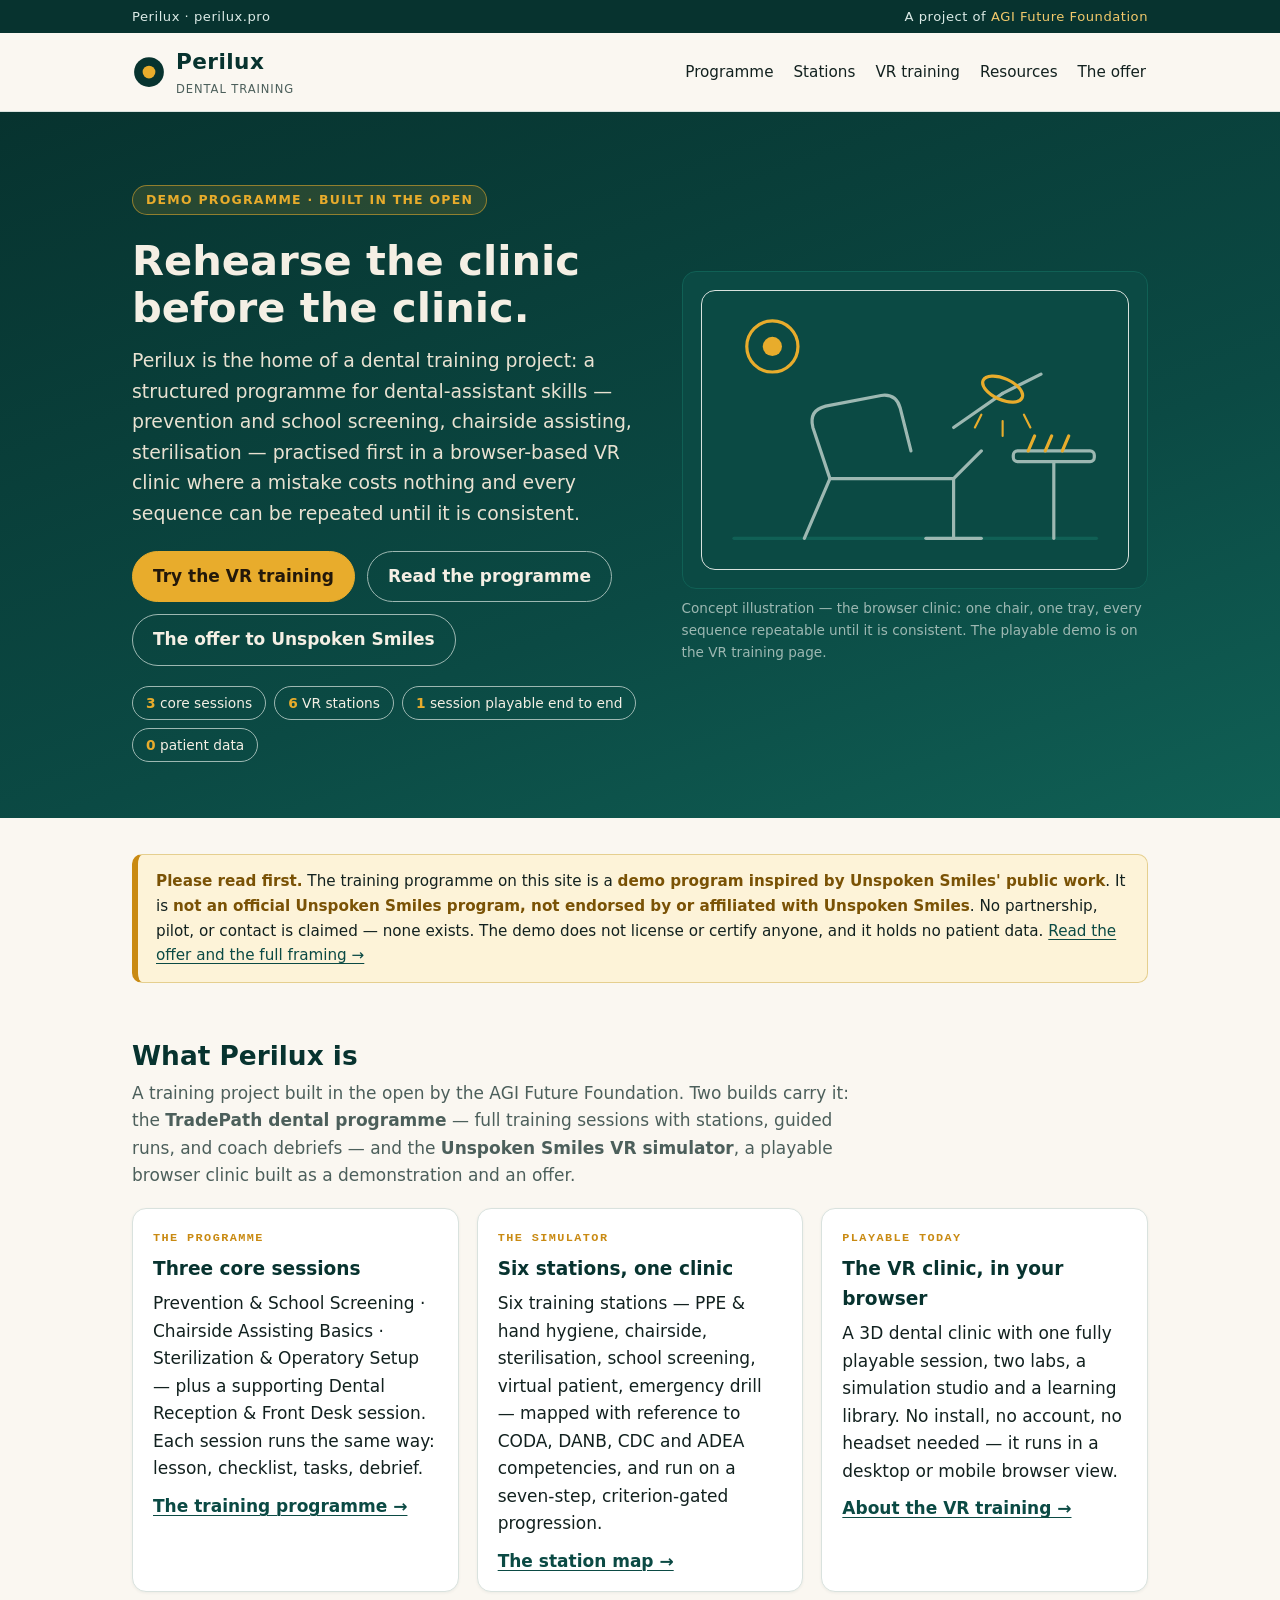
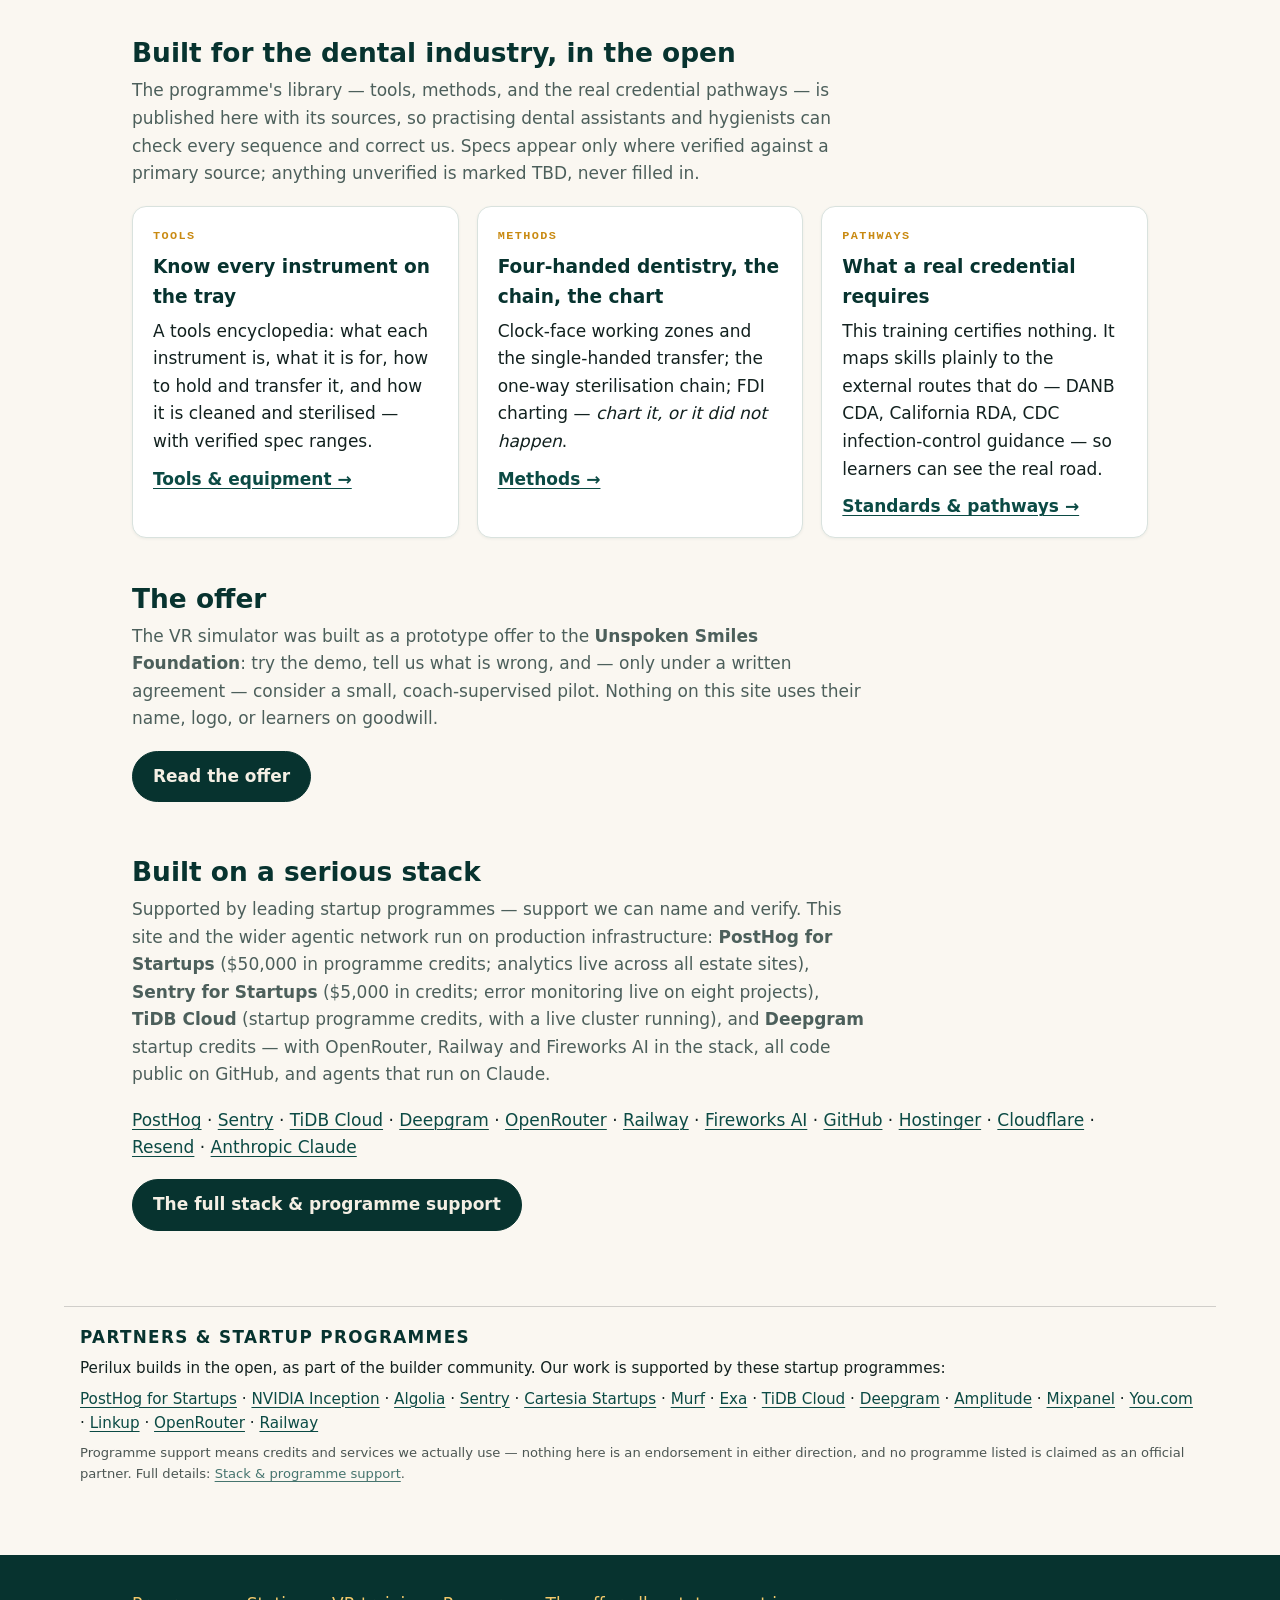
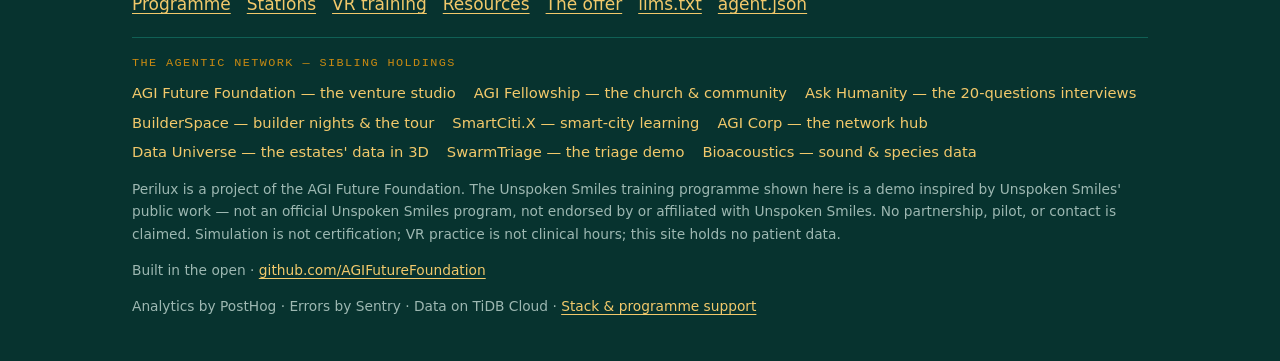
<file: index.html>
<!doctype html>
<html lang="en">
<head>
<meta charset="utf-8" />
<meta name="viewport" content="width=device-width, initial-scale=1" />
<title>Perilux — Dental training, in the open</title>
<meta name="description" content="Perilux is the project home for dental-assistant skills training: a three-session training programme, a six-station VR simulator, and an open offer to the Unspoken Smiles Foundation. Demo programme — not official, not endorsed, not affiliated." />
<link rel="canonical" href="https://perilux.pro/" />
<meta property="og:type" content="website" />
<meta property="og:site_name" content="Perilux" />
<meta property="og:title" content="Perilux — Dental training, in the open" />
<meta property="og:description" content="Perilux is the project home for dental-assistant skills training: a three-session training programme, a six-station VR simulator, and an open offer to the Unspoken Smiles Foundation. Demo programme — not official, not endorsed, not affiliated." />
<meta property="og:url" content="https://perilux.pro/" />
<meta property="og:image" content="https://perilux.pro/assets/og-card.png" />
<meta name="twitter:card" content="summary_large_image" />
<meta name="twitter:title" content="Perilux — Dental training, in the open" />
<meta name="twitter:description" content="A three-session dental training programme and a six-station VR clinic, built in the open. Demo programme — not official, not endorsed, not affiliated." />
<meta name="twitter:image" content="https://perilux.pro/assets/og-card.png" />
<script type="application/ld+json">
{"@context":"https://schema.org","@graph":[
{"@type":"Organization","@id":"https://perilux.pro/#org","name":"Perilux","url":"https://perilux.pro/","logo":"https://perilux.pro/assets/og-card.png","description":"The project home for dental-assistant skills training, built in the open by the AGI Future Foundation: a three-session training programme, a six-station VR simulator blueprint, a playable browser clinic prototype, and an open prototype offer to the Unspoken Smiles Foundation. Demo programme — not official, not endorsed, not affiliated.","parentOrganization":{"@type":"Organization","name":"AGI Future Foundation","url":"https://agifuturefoundation.org"},"sameAs":["https://github.com/AGIFutureFoundation"]},
{"@type":"WebSite","@id":"https://perilux.pro/#site","url":"https://perilux.pro/","name":"Perilux","publisher":{"@id":"https://perilux.pro/#org"}},
{"@type":"WebPage","url":"https://perilux.pro/","name":"Perilux — Dental training, in the open","isPartOf":{"@id":"https://perilux.pro/#site"},"about":{"@id":"https://perilux.pro/#org"}}
]}
</script>
<link rel="stylesheet" href="assets/style.css" />
<link rel="icon" href="data:image/svg+xml,%3Csvg xmlns='http://www.w3.org/2000/svg' viewBox='0 0 32 32'%3E%3Ccircle cx='16' cy='16' r='14' fill='%2307332f'/%3E%3Ccircle cx='16' cy='16' r='6' fill='%23e8ac2c'/%3E%3C/svg%3E" />
<script>
!function(t,e){var o,n,p,r;e.__SV||(window.posthog=e,e._i=[],e.init=function(i,s,a){function g(t,e){var o=e.split(".");2==o.length&&(t=t[o[0]],e=o[1]),t[e]=function(){t.push([e].concat(Array.prototype.slice.call(arguments,0)))}}(p=t.createElement("script")).type="text/javascript",p.crossOrigin="anonymous",p.async=!0,p.src=s.api_host.replace(".i.posthog.com","-assets.i.posthog.com")+"/static/array.js",(r=t.getElementsByTagName("script")[0]).parentNode.insertBefore(p,r);var u=e;for(void 0!==a?u=e[a]=[]:a="posthog",u.people=u.people||[],u.toString=function(t){var e="posthog";return"posthog"!==a&&(e+="."+a),t||(e+=" (stub)"),e},u.people.toString=function(){return u.toString(1)+".people (stub)"},o="init Ie Ts Ms Ee Es Rs capture Ge calculateEventProperties Os register register_once register_for_session unregister unregister_for_session js getFeatureFlag getFeatureFlagPayload isFeatureFlagEnabled reloadFeatureFlags updateEarlyAccessFeatureEnrollment getEarlyAccessFeatures on onFeatureFlags onSessionId getSurveys getActiveMatchingSurveys renderSurvey canRenderSurvey canRenderSurveyIdentified renderSurveyPreview identify setPersonProperties group resetGroups setPersonPropertiesForFlags resetPersonPropertiesForFlags setGroupPropertiesForFlags resetGroupPropertiesForFlags reset get_distinct_id getGroups get_session_id get_session_replay_url alias set_config startSessionRecording stopSessionRecording sessionRecordingStarted captureException loadToolbar get_property getSessionProperty zs As createPersonProfile Is opt_in_capturing opt_out_capturing has_opted_in_capturing has_opted_out_capturing clear_opt_out_capturing Ds getPageviewId captureTraceFeedback captureTraceMetric".split(" "),n=0;n<o.length;n++)g(u,o[n]);e._i.push([i,s,a])},e.__SV=1)}(document,window.posthog||[]);
posthog.init('phc_AfeseXtVkLCtEqQhj8mgTg3uCbFvioCdmTB2E4kZGxE2',{api_host:'https://us.i.posthog.com',defaults:'2025-05-24',autocapture:true,capture_pageview:true,session_recording:{maskAllInputs:true}})
</script>
</head>
<body>
<div class="brandbar"><div class="wrap"><span>Perilux · perilux.pro</span><span>A project of <a href="https://www.agifuturefoundation.org/">AGI Future Foundation</a></span></div></div>
<header class="site"><div class="wrap">
  <a class="logo" href="index.html" aria-label="Perilux home">
    <svg width="34" height="34" viewBox="0 0 32 32" role="img" aria-label="Perilux mark: a gold point of light in a teal ring"><circle cx="16" cy="16" r="14" fill="#07332f"/><circle cx="16" cy="16" r="6" fill="#e8ac2c"/></svg>
    <span><strong>Perilux</strong><span class="tag">Dental training</span></span>
  </a>
  <nav class="main" aria-label="Main">
    <a href="programme.html">Programme</a>
    <a href="stations.html">Stations</a>
    <a href="vr-training.html">VR training</a>
    <a href="resources.html">Resources</a>
    <a href="offer.html">The offer</a>
  </nav>
</div></header>

<section class="hero"><div class="wrap hero-grid">
  <div>
  <p><span class="pill">Demo programme · Built in the open</span></p>
  <h1>Rehearse the clinic<br />before the clinic.</h1>
  <p class="lede">Perilux is the home of a dental training project: a structured programme for
  dental-assistant skills — prevention and school screening, chairside assisting, sterilisation —
  practised first in a browser-based VR clinic where a mistake costs nothing and every sequence
  can be repeated until it is consistent.</p>
  <div class="btnrow">
    <a class="btn" href="vr-training.html">Try the VR training</a>
    <a class="btn ghost" href="programme.html">Read the programme</a>
    <a class="btn ghost" href="offer.html">The offer to Unspoken Smiles</a>
  </div>
  <div class="chips" aria-label="Perilux at a glance">
    <span class="chip"><strong>3</strong> core sessions</span>
    <span class="chip"><strong>6</strong> VR stations</span>
    <span class="chip"><strong>1</strong> session playable end to end</span>
    <span class="chip"><strong>0</strong> patient data</span>
  </div>
  </div>
  <figure class="hero-visual">
    <div class="panel">
      <svg viewBox="0 0 400 260" role="img" aria-label="Concept illustration in line art: a dental chair under an overhead lamp, an instrument tray beside it, and the Perilux ring-and-point mark above">
        <g fill="none" stroke="#9db8b2" stroke-width="3" stroke-linecap="round" stroke-linejoin="round">
          <path d="M30 232 H370" stroke="#106055"/>
          <path d="M96 232 L120 176 H236 L262 150" />
          <path d="M120 176 L104 128 Q100 112 116 108 L168 98 Q182 96 186 110 L196 150" />
          <path d="M236 176 V232" />
          <path d="M210 232 H262" />
          <path d="M282 96 L236 128" />
          <path d="M282 96 L318 78" />
          <rect x="292" y="150" width="76" height="10" rx="4" />
          <path d="M330 160 V232" />
          <path d="M306 150 l6 -14 M322 150 l6 -14 M338 150 l6 -14" stroke="#e8ac2c"/>
        </g>
        <g fill="none" stroke="#e8ac2c" stroke-width="3" stroke-linecap="round">
          <ellipse cx="282" cy="92" rx="20" ry="10" transform="rotate(24 282 92)"/>
          <path d="M262 116 l-6 12 M282 122 l0 14 M302 116 l6 12" stroke-width="2"/>
        </g>
        <circle cx="66" cy="52" r="24" fill="none" stroke="#e8ac2c" stroke-width="3"/>
        <circle cx="66" cy="52" r="9" fill="#e8ac2c"/>
      </svg>
    </div>
    <figcaption>Concept illustration — the browser clinic: one chair, one tray, every sequence
    repeatable until it is consistent. The playable demo is on the VR training page.</figcaption>
  </figure>
</div></section>

<main><div class="wrap">

  <div class="notice" role="note">
    <p><strong>Please read first.</strong> The training programme on this site is a
    <strong>demo program inspired by Unspoken Smiles' public work</strong>. It is
    <strong>not an official Unspoken Smiles program, not endorsed by or affiliated with
    Unspoken Smiles</strong>. No partnership, pilot, or contact is claimed — none exists.
    The demo does not license or certify anyone, and it holds no patient data.
    <a href="offer.html">Read the offer and the full framing →</a></p>
  </div>

  <section class="block">
    <h2>What Perilux is</h2>
    <p class="sub">A training project built in the open by the AGI Future Foundation. Two builds
    carry it: the <strong>TradePath dental programme</strong> — full training sessions with
    stations, guided runs, and coach debriefs — and the <strong>Unspoken Smiles VR simulator</strong>,
    a playable browser clinic built as a demonstration and an offer.</p>
    <div class="grid">
      <article class="card">
        <p class="kicker">The programme</p>
        <h3>Three core sessions</h3>
        <p>Prevention &amp; School Screening · Chairside Assisting Basics · Sterilization &amp;
        Operatory Setup — plus a supporting Dental Reception &amp; Front Desk session. Each session
        runs the same way: lesson, checklist, tasks, debrief.</p>
        <a class="more" href="programme.html">The training programme →</a>
      </article>
      <article class="card">
        <p class="kicker">The simulator</p>
        <h3>Six stations, one clinic</h3>
        <p>Six training stations — PPE &amp; hand hygiene, chairside, sterilisation, school
        screening, virtual patient, emergency drill — mapped with reference to CODA, DANB, CDC
        and ADEA competencies, and run on a seven-step, criterion-gated progression.</p>
        <a class="more" href="stations.html">The station map →</a>
      </article>
      <article class="card">
        <p class="kicker">Playable today</p>
        <h3>The VR clinic, in your browser</h3>
        <p>A 3D dental clinic with one fully playable session, two labs, a simulation studio and
        a learning library. No install, no account, no headset needed — it runs in a desktop or
        mobile browser view.</p>
        <a class="more" href="vr-training.html">About the VR training →</a>
      </article>
    </div>
  </section>

  <section class="block">
    <h2>Built for the dental industry, in the open</h2>
    <p class="sub">The programme's library — tools, methods, and the real credential pathways —
    is published here with its sources, so practising dental assistants and hygienists can check
    every sequence and correct us. Specs appear only where verified against a primary source;
    anything unverified is marked TBD, never filled in.</p>
    <div class="grid">
      <article class="card">
        <p class="kicker">Tools</p>
        <h3>Know every instrument on the tray</h3>
        <p>A tools encyclopedia: what each instrument is, what it is for, how to hold and
        transfer it, and how it is cleaned and sterilised — with verified spec ranges.</p>
        <a class="more" href="resources.html#tools">Tools &amp; equipment →</a>
      </article>
      <article class="card">
        <p class="kicker">Methods</p>
        <h3>Four-handed dentistry, the chain, the chart</h3>
        <p>Clock-face working zones and the single-handed transfer; the one-way sterilisation
        chain; FDI charting — <em>chart it, or it did not happen</em>.</p>
        <a class="more" href="resources.html#methods">Methods →</a>
      </article>
      <article class="card">
        <p class="kicker">Pathways</p>
        <h3>What a real credential requires</h3>
        <p>This training certifies nothing. It maps skills plainly to the external routes that
        do — DANB CDA, California RDA, CDC infection-control guidance — so learners can see the
        real road.</p>
        <a class="more" href="resources.html#pathways">Standards &amp; pathways →</a>
      </article>
    </div>
  </section>

  <section class="block">
    <h2>The offer</h2>
    <p class="sub">The VR simulator was built as a prototype offer to the
    <strong>Unspoken Smiles Foundation</strong>: try the demo, tell us what is wrong, and — only
    under a written agreement — consider a small, coach-supervised pilot. Nothing on this site
    uses their name, logo, or learners on goodwill.</p>
    <p><a class="btn dark" href="offer.html">Read the offer</a></p>
  </section>

<section class="block" aria-label="Stack and programme support">
    <h2>Built on a serious stack</h2>
    <p class="sub">Supported by leading startup programmes — support we can name and verify. This site and the wider agentic network run on production infrastructure: <strong>PostHog for Startups</strong> ($50,000 in programme credits; analytics live across all estate sites), <strong>Sentry for Startups</strong> ($5,000 in credits; error monitoring live on eight projects), <strong>TiDB Cloud</strong> (startup programme credits, with a live cluster running), and <strong>Deepgram</strong> startup credits — with OpenRouter, Railway and Fireworks AI in the stack, all code public on GitHub, and agents that run on Claude.</p>
    <p><a href="https://posthog.com">PostHog</a> · <a href="https://sentry.io">Sentry</a> · <a href="https://www.pingcap.com">TiDB Cloud</a> · <a href="https://deepgram.com">Deepgram</a> · <a href="https://openrouter.ai">OpenRouter</a> · <a href="https://railway.com">Railway</a> · <a href="https://fireworks.ai">Fireworks AI</a> · <a href="https://github.com">GitHub</a> · <a href="https://www.hostinger.com">Hostinger</a> · <a href="https://www.cloudflare.com">Cloudflare</a> · <a href="https://resend.com">Resend</a> · <a href="https://www.anthropic.com">Anthropic Claude</a></p>
    <p><a class="btn dark" href="partners.html">The full stack &amp; programme support</a></p>
  </section>

</div></main>

<section class="pband" data-pband="1"><style>.pband{border-top:1px solid rgba(128,128,128,.35);margin:2rem auto 0;padding:1.25rem 1rem;max-width:72rem;font-size:.95rem}.pband h2{font-size:1.05rem;text-transform:uppercase;letter-spacing:.08em;margin:0 0 .5rem}.pband p{margin:.4rem 0}.pband .pband-links a{white-space:nowrap}.pband .pband-note{font-size:.82rem;opacity:.75}</style><h2>Partners &amp; startup programmes</h2><p>Perilux builds in the open, as part of the builder community. Our work is supported by these startup programmes:</p><p class="pband-links"><a href="https://posthog.com">PostHog for Startups</a> &middot; <a href="https://www.nvidia.com/en-us/startups/">NVIDIA Inception</a> &middot; <a href="https://www.algolia.com">Algolia</a> &middot; <a href="https://sentry.io">Sentry</a> &middot; <a href="https://cartesia.ai">Cartesia Startups</a> &middot; <a href="https://murf.ai">Murf</a> &middot; <a href="https://exa.ai">Exa</a> &middot; <a href="https://www.pingcap.com">TiDB Cloud</a> &middot; <a href="https://deepgram.com">Deepgram</a> &middot; <a href="https://amplitude.com">Amplitude</a> &middot; <a href="https://mixpanel.com">Mixpanel</a> &middot; <a href="https://you.com">You.com</a> &middot; <a href="https://www.linkup.so">Linkup</a> &middot; <a href="https://openrouter.ai">OpenRouter</a> &middot; <a href="https://railway.com">Railway</a></p><p class="pband-note">Programme support means credits and services we actually use &mdash; nothing here is an endorsement in either direction, and no programme listed is claimed as an official partner. Full details: <a href="/partners.html">Stack &amp; programme support</a>.</p></section>
<footer class="site"><div class="wrap">
  <nav aria-label="Footer">
    <a href="programme.html">Programme</a><a href="stations.html">Stations</a>
    <a href="vr-training.html">VR training</a><a href="resources.html">Resources</a>
    <a href="offer.html">The offer</a><a href="llms.txt">llms.txt</a><a href="agent.json">agent.json</a>
  </nav>
  <div class="network">
    <p class="nethead">The agentic network — sibling holdings</p>
    <div class="links">
      <a href="https://agifuturefoundation.org">AGI Future Foundation — the venture studio</a>
      <a href="https://agifellowship.church">AGI Fellowship — the church &amp; community</a>
      <a href="https://ask.fellowship.chat">Ask Humanity — the 20-questions interviews</a>
      <a href="https://builderspace.tech">BuilderSpace — builder nights &amp; the tour</a>
      <a href="https://smartciti.space">SmartCiti.X — smart-city learning</a>
      <a href="https://agicorp.network">AGI Corp — the network hub</a>
      <a href="https://graphs.agicorp.network">Data Universe — the estates' data in 3D</a>
      <a href="https://triage.agicorp.network">SwarmTriage — the triage demo</a>
      <a href="https://bioacoustics.cloud">Bioacoustics — sound &amp; species data</a>
    </div>
  </div>
  <p class="fine">Perilux is a project of the AGI Future Foundation. The Unspoken Smiles training
  programme shown here is a demo inspired by Unspoken Smiles' public work — not an official
  Unspoken Smiles program, not endorsed by or affiliated with Unspoken Smiles. No partnership,
  pilot, or contact is claimed. Simulation is not certification; VR practice is not clinical
  hours; this site holds no patient data.</p>
  <p class="fine">Built in the open · <a href="https://github.com/AGIFutureFoundation">github.com/AGIFutureFoundation</a></p>
  <p class="fine">Analytics by PostHog · Errors by Sentry · Data on TiDB Cloud · <a href="partners.html">Stack &amp; programme support</a></p>
</div></footer>
</body>
</html>
</file>
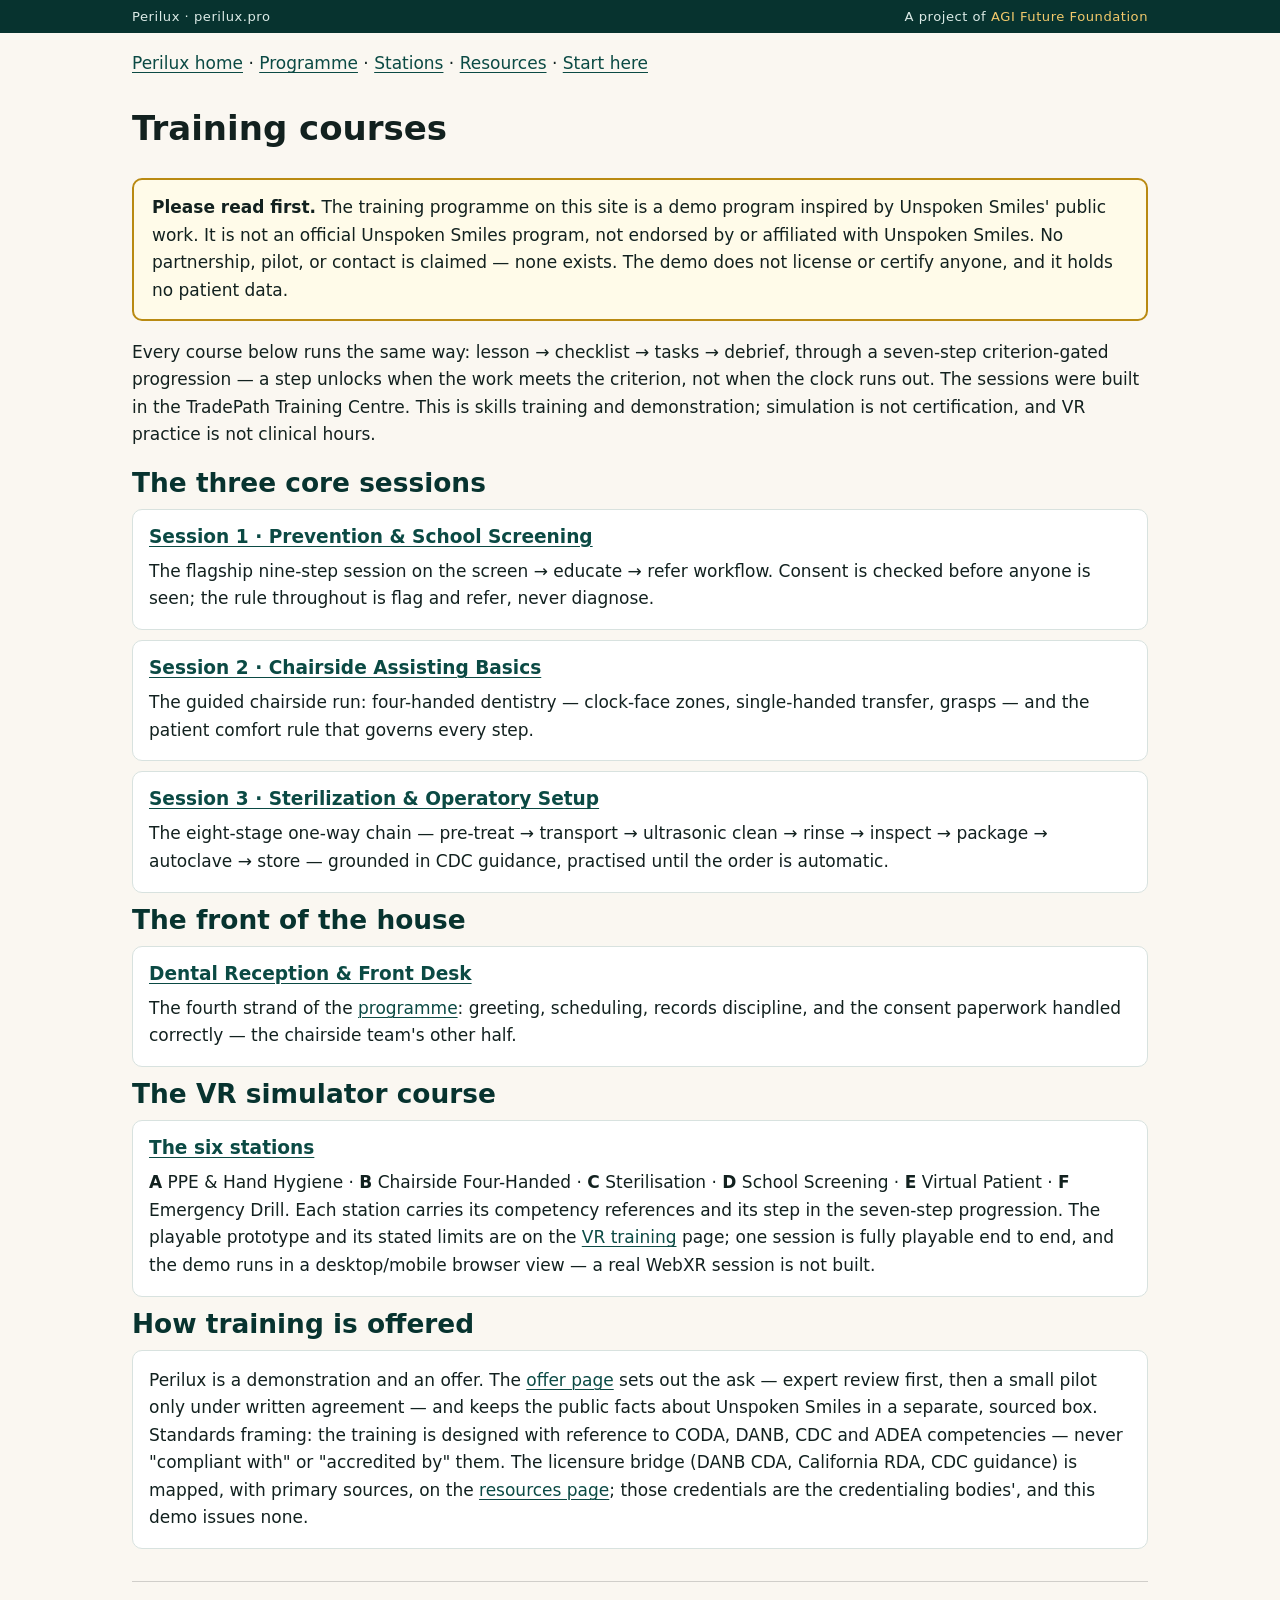
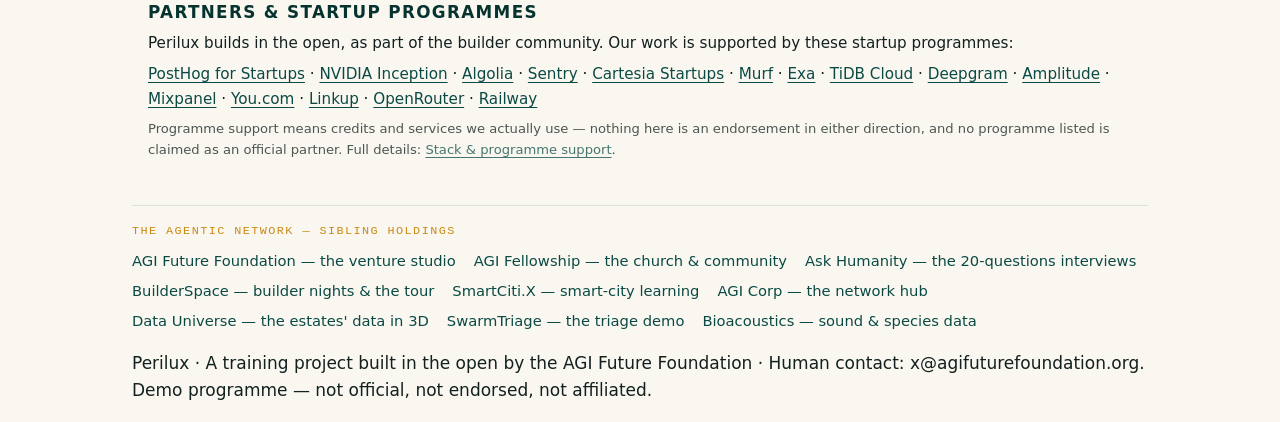
<file: courses.html>
<!doctype html>
<html lang="en">
<head>
<meta charset="utf-8" />
<meta name="viewport" content="width=device-width, initial-scale=1" />
<title>Training courses — Perilux</title>
<meta name="description" content="The Perilux training catalogue: three dental-assistant training sessions, Dental Reception & Front Desk, and the six-station VR simulator course. Demo programme — not official, not endorsed, not affiliated." />
<link rel="canonical" href="https://perilux.pro/courses.html" />
<meta property="og:type" content="website" />
<meta property="og:site_name" content="Perilux" />
<meta property="og:title" content="Training courses — Perilux" />
<meta property="og:description" content="The Perilux training catalogue: three dental-assistant training sessions, Dental Reception & Front Desk, and the six-station VR simulator course. Demo programme — not official, not endorsed, not affiliated." />
<meta property="og:url" content="https://perilux.pro/courses.html" />
<meta property="og:image" content="https://perilux.pro/assets/og-card.png" />
<meta name="twitter:card" content="summary_large_image" />
<meta name="twitter:title" content="Training courses — Perilux" />
<meta name="twitter:description" content="The Perilux training catalogue: three dental-assistant training sessions, Dental Reception & Front Desk, and the six-station VR simulator course. Demo programme — not official, not endorsed, not affiliated." />
<meta name="twitter:image" content="https://perilux.pro/assets/og-card.png" />
<script type="application/ld+json">
{"@context":"https://schema.org","@graph":[
{"@type":"WebPage","url":"https://perilux.pro/courses.html","name":"Training courses — Perilux","isPartOf":{"@id":"https://perilux.pro/#site"},"publisher":{"@id":"https://perilux.pro/#org"}},
{"@type":"Course","name":"Perilux training courses","description":"Three dental-assistant training sessions, Dental Reception & Front Desk, and the six-station VR simulator course. Demo programme — not official, not endorsed, not affiliated; simulation is not certification.","provider":{"@id":"https://perilux.pro/#org"}}
]}
</script>
<link rel="stylesheet" href="assets/style.css" />
<link rel="icon" href="data:image/svg+xml,%3Csvg xmlns='http://www.w3.org/2000/svg' viewBox='0 0 32 32'%3E%3Ccircle cx='16' cy='16' r='14' fill='%2307332f'/%3E%3Ccircle cx='16' cy='16' r='6' fill='%23e8ac2c'/%3E%3C/svg%3E" />
<style>
  .framing{border:2px solid #b98a12;background:#fffbe9;border-radius:10px;padding:14px 18px;margin:18px 0}
  .course-x{background:#fff;border:1px solid #d8e2df;border-radius:10px;padding:12px 16px;margin:10px 0}
  .course-x p{margin:.25em 0}
</style>
<script>
!function(t,e){var o,n,p,r;e.__SV||(window.posthog=e,e._i=[],e.init=function(i,s,a){function g(t,e){var o=e.split(".");2==o.length&&(t=t[o[0]],e=o[1]),t[e]=function(){t.push([e].concat(Array.prototype.slice.call(arguments,0)))}}(p=t.createElement("script")).type="text/javascript",p.crossOrigin="anonymous",p.async=!0,p.src=s.api_host.replace(".i.posthog.com","-assets.i.posthog.com")+"/static/array.js",(r=t.getElementsByTagName("script")[0]).parentNode.insertBefore(p,r);var u=e;for(void 0!==a?u=e[a]=[]:a="posthog",u.people=u.people||[],u.toString=function(t){var e="posthog";return"posthog"!==a&&(e+="."+a),t||(e+=" (stub)"),e},u.people.toString=function(){return u.toString(1)+".people (stub)"},o="init Ie Ts Ms Ee Es Rs capture Ge calculateEventProperties Os register register_once register_for_session unregister unregister_for_session js getFeatureFlag getFeatureFlagPayload isFeatureFlagEnabled reloadFeatureFlags updateEarlyAccessFeatureEnrollment getEarlyAccessFeatures on onFeatureFlags onSessionId getSurveys getActiveMatchingSurveys renderSurvey canRenderSurvey canRenderSurveyIdentified renderSurveyPreview identify setPersonProperties group resetGroups setPersonPropertiesForFlags resetPersonPropertiesForFlags setGroupPropertiesForFlags resetGroupPropertiesForFlags reset get_distinct_id getGroups get_session_id get_session_replay_url alias set_config startSessionRecording stopSessionRecording sessionRecordingStarted captureException loadToolbar get_property getSessionProperty zs As createPersonProfile Is opt_in_capturing opt_out_capturing has_opted_in_capturing has_opted_out_capturing clear_opt_out_capturing Ds getPageviewId captureTraceFeedback captureTraceMetric".split(" "),n=0;n<o.length;n++)g(u,o[n]);e._i.push([i,s,a])},e.__SV=1)}(document,window.posthog||[]);
posthog.init('phc_AfeseXtVkLCtEqQhj8mgTg3uCbFvioCdmTB2E4kZGxE2',{api_host:'https://us.i.posthog.com',defaults:'2025-05-24',autocapture:true,capture_pageview:true,session_recording:{maskAllInputs:true}})
</script>
</head>
<body>
<div class="brandbar"><div class="wrap"><span>Perilux · perilux.pro</span><span>A project of <a href="https://www.agifuturefoundation.org/">AGI Future Foundation</a></span></div></div>
<main class="wrap">
  <p><a href="index.html">Perilux home</a> · <a href="programme.html">Programme</a> · <a href="stations.html">Stations</a> · <a href="resources.html">Resources</a> · <a href="start-here.html">Start here</a></p>
  <h1>Training courses</h1>

  <div class="framing"><strong>Please read first.</strong> The training programme on this site is a demo program inspired by Unspoken Smiles' public work. It is not an official Unspoken Smiles program, not endorsed by or affiliated with Unspoken Smiles. No partnership, pilot, or contact is claimed — none exists. The demo does not license or certify anyone, and it holds no patient data.</div>

  <p>Every course below runs the same way: lesson → checklist → tasks → debrief, through a seven-step criterion-gated progression — a step unlocks when the work meets the criterion, not when the clock runs out. The sessions were built in the TradePath Training Centre. This is skills training and demonstration; simulation is not certification, and VR practice is not clinical hours.</p>

  <h2>The three core sessions</h2>
  <div class="course-x"><h3><a href="sessions/prevention-school-screening.html">Session 1 · Prevention &amp; School Screening</a></h3>
  <p>The flagship nine-step session on the screen → educate → refer workflow. Consent is checked before anyone is seen; the rule throughout is flag and refer, never diagnose.</p></div>
  <div class="course-x"><h3><a href="sessions/chairside-assisting.html">Session 2 · Chairside Assisting Basics</a></h3>
  <p>The guided chairside run: four-handed dentistry — clock-face zones, single-handed transfer, grasps — and the patient comfort rule that governs every step.</p></div>
  <div class="course-x"><h3><a href="sessions/sterilization-operatory-setup.html">Session 3 · Sterilization &amp; Operatory Setup</a></h3>
  <p>The eight-stage one-way chain — pre-treat → transport → ultrasonic clean → rinse → inspect → package → autoclave → store — grounded in CDC guidance, practised until the order is automatic.</p></div>

  <h2>The front of the house</h2>
  <div class="course-x"><h3><a href="programme.html">Dental Reception &amp; Front Desk</a></h3>
  <p>The fourth strand of the <a href="programme.html">programme</a>: greeting, scheduling, records discipline, and the consent paperwork handled correctly — the chairside team's other half.</p></div>

  <h2>The VR simulator course</h2>
  <div class="course-x"><h3><a href="stations.html">The six stations</a></h3>
  <p><strong>A</strong> PPE &amp; Hand Hygiene · <strong>B</strong> Chairside Four-Handed · <strong>C</strong> Sterilisation · <strong>D</strong> School Screening · <strong>E</strong> Virtual Patient · <strong>F</strong> Emergency Drill. Each station carries its competency references and its step in the seven-step progression. The playable prototype and its stated limits are on the <a href="vr-training.html">VR training</a> page; one session is fully playable end to end, and the demo runs in a desktop/mobile browser view — a real WebXR session is not built.</p></div>

  <h2>How training is offered</h2>
  <div class="course-x"><p>Perilux is a demonstration and an offer. The <a href="offer.html">offer page</a> sets out the ask — expert review first, then a small pilot only under written agreement — and keeps the public facts about Unspoken Smiles in a separate, sourced box. Standards framing: the training is designed with reference to CODA, DANB, CDC and ADEA competencies — never "compliant with" or "accredited by" them. The licensure bridge (DANB CDA, California RDA, CDC guidance) is mapped, with primary sources, on the <a href="resources.html">resources page</a>; those credentials are the credentialing bodies', and this demo issues none.</p></div>

  <section class="pband" data-pband="1"><style>.pband{border-top:1px solid rgba(128,128,128,.35);margin:2rem auto 0;padding:1.25rem 1rem;max-width:72rem;font-size:.95rem}.pband h2{font-size:1.05rem;text-transform:uppercase;letter-spacing:.08em;margin:0 0 .5rem}.pband p{margin:.4rem 0}.pband .pband-links a{white-space:nowrap}.pband .pband-note{font-size:.82rem;opacity:.75}</style><h2>Partners &amp; startup programmes</h2><p>Perilux builds in the open, as part of the builder community. Our work is supported by these startup programmes:</p><p class="pband-links"><a href="https://posthog.com">PostHog for Startups</a> &middot; <a href="https://www.nvidia.com/en-us/startups/">NVIDIA Inception</a> &middot; <a href="https://www.algolia.com">Algolia</a> &middot; <a href="https://sentry.io">Sentry</a> &middot; <a href="https://cartesia.ai">Cartesia Startups</a> &middot; <a href="https://murf.ai">Murf</a> &middot; <a href="https://exa.ai">Exa</a> &middot; <a href="https://www.pingcap.com">TiDB Cloud</a> &middot; <a href="https://deepgram.com">Deepgram</a> &middot; <a href="https://amplitude.com">Amplitude</a> &middot; <a href="https://mixpanel.com">Mixpanel</a> &middot; <a href="https://you.com">You.com</a> &middot; <a href="https://www.linkup.so">Linkup</a> &middot; <a href="https://openrouter.ai">OpenRouter</a> &middot; <a href="https://railway.com">Railway</a></p><p class="pband-note">Programme support means credits and services we actually use &mdash; nothing here is an endorsement in either direction, and no programme listed is claimed as an official partner. Full details: <a href="/partners.html">Stack &amp; programme support</a>.</p></section>
<footer>
  <div class="network">
    <p class="nethead">The agentic network — sibling holdings</p>
    <div class="links">
      <a href="https://agifuturefoundation.org">AGI Future Foundation — the venture studio</a>
      <a href="https://agifellowship.church">AGI Fellowship — the church &amp; community</a>
      <a href="https://ask.fellowship.chat">Ask Humanity — the 20-questions interviews</a>
      <a href="https://builderspace.tech">BuilderSpace — builder nights &amp; the tour</a>
      <a href="https://smartciti.space">SmartCiti.X — smart-city learning</a>
      <a href="https://agicorp.network">AGI Corp — the network hub</a>
      <a href="https://graphs.agicorp.network">Data Universe — the estates' data in 3D</a>
      <a href="https://triage.agicorp.network">SwarmTriage — the triage demo</a>
      <a href="https://bioacoustics.cloud">Bioacoustics — sound &amp; species data</a>
    </div>
  </div>
  <p>Perilux · A training project built in the open by the AGI Future Foundation · Human contact: x@agifuturefoundation.org. Demo programme — not official, not endorsed, not affiliated.</p></footer>
</main>
</body>
</html>
</file>
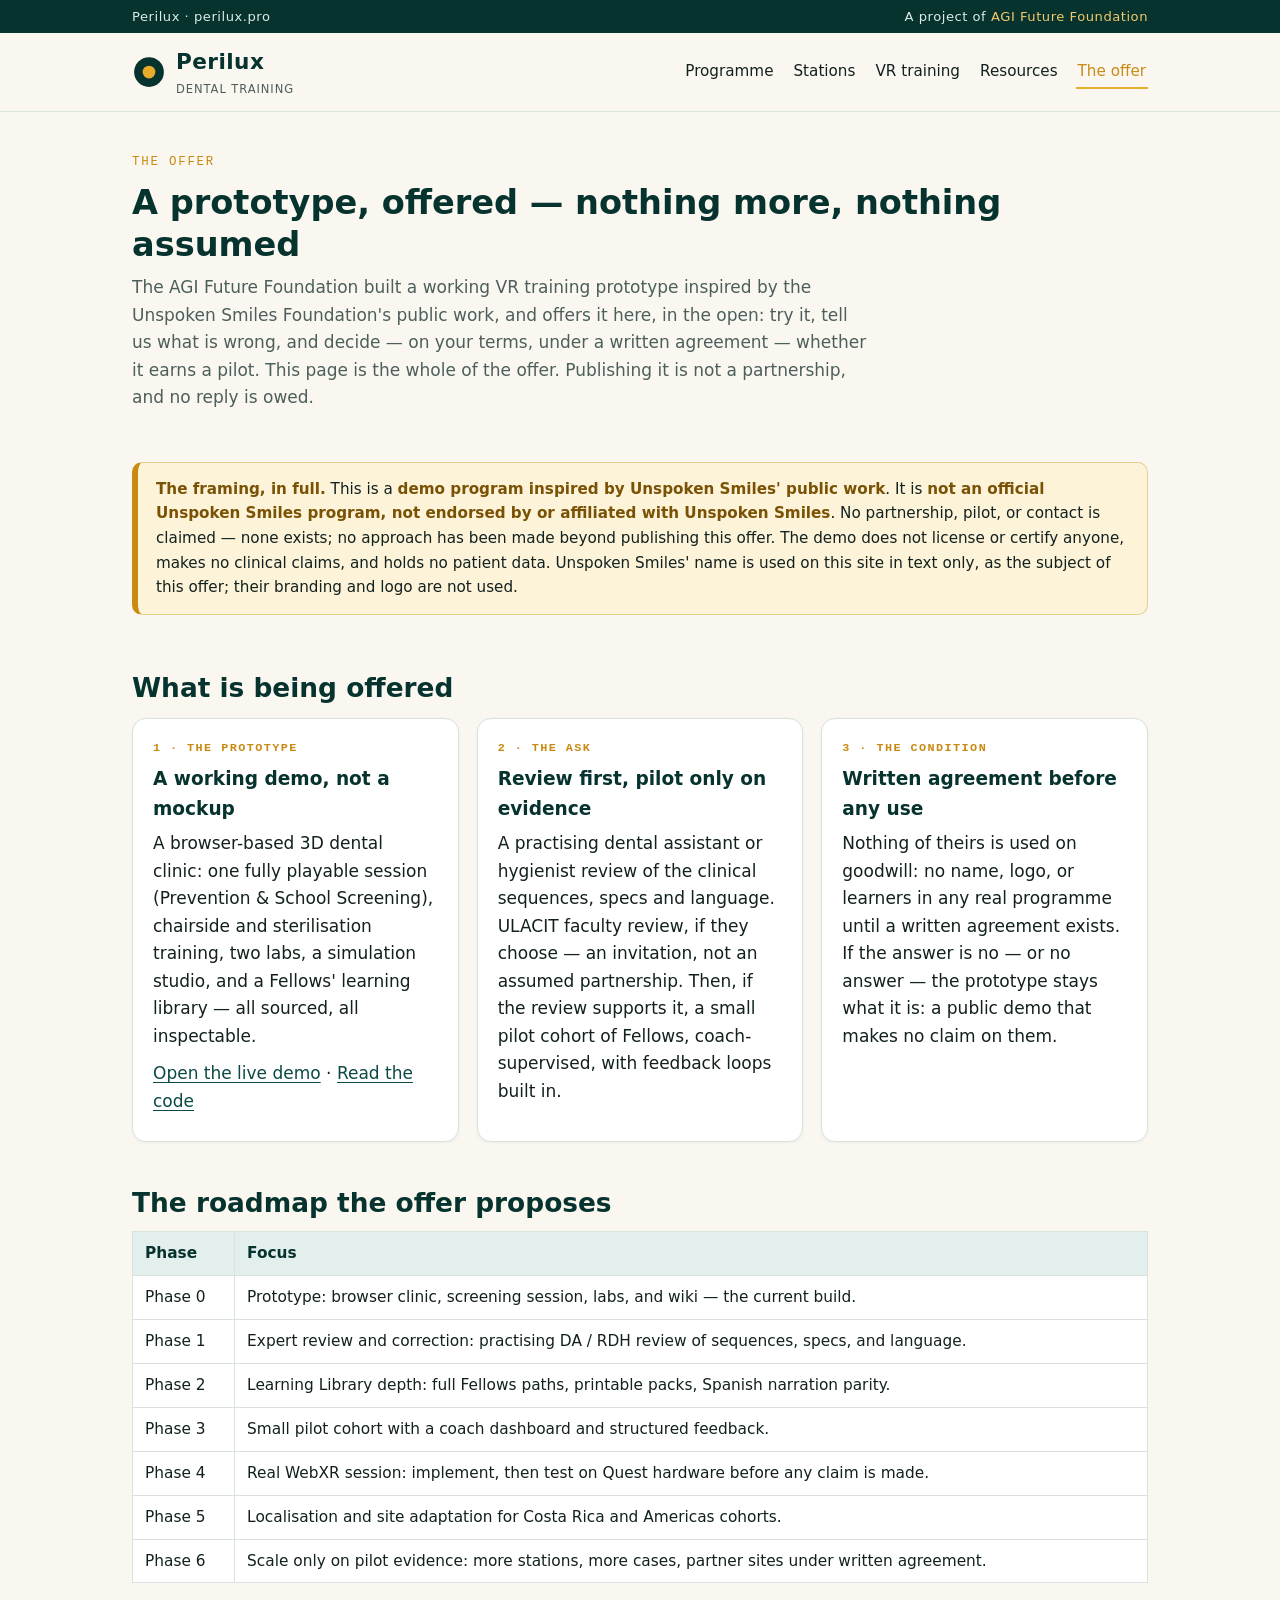
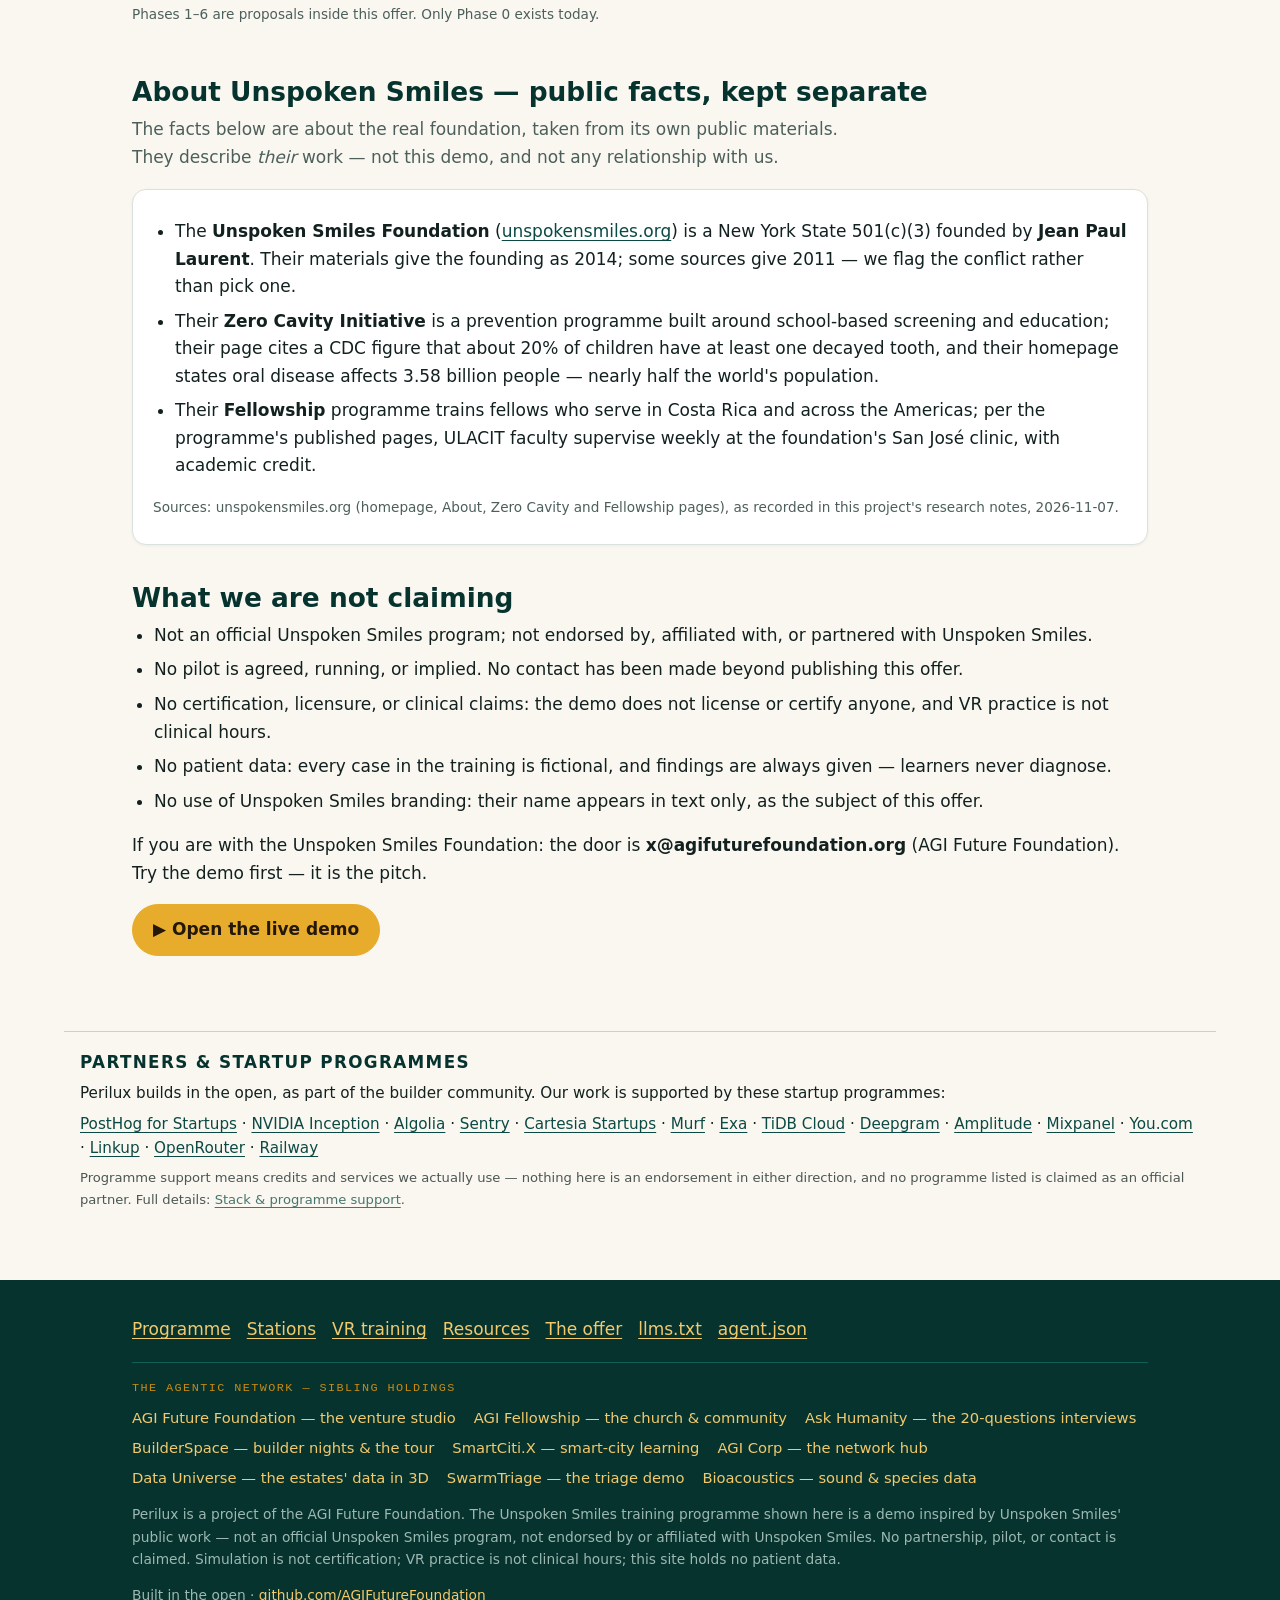
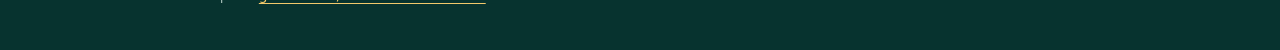
<file: offer.html>
<!doctype html>
<html lang="en">
<head>
<meta charset="utf-8" />
<meta name="viewport" content="width=device-width, initial-scale=1" />
<title>The offer — a prototype offered to the Unspoken Smiles Foundation — Perilux</title>
<meta name="description" content="An open offer from the AGI Future Foundation to the Unspoken Smiles Foundation: a working VR training prototype to try, expert review, and — only under written agreement — a small pilot. Demo only: not official, not endorsed, not affiliated; no partnership, pilot, or contact is claimed." />
<link rel="canonical" href="https://perilux.pro/offer.html" />
<meta property="og:type" content="website" />
<meta property="og:site_name" content="Perilux" />
<meta property="og:title" content="The offer — a prototype offered to the Unspoken Smiles Foundation — Perilux" />
<meta property="og:description" content="An open offer from the AGI Future Foundation to the Unspoken Smiles Foundation: a working VR training prototype to try, expert review, and — only under written agreement — a small pilot. Demo only: not official, not endorsed, not affiliated; no partnership, pilot, or contact is claimed." />
<meta property="og:url" content="https://perilux.pro/offer.html" />
<meta property="og:image" content="https://perilux.pro/assets/og-card.png" />
<meta name="twitter:card" content="summary_large_image" />
<meta name="twitter:title" content="The offer — a prototype offered to the Unspoken Smiles Foundation — Perilux" />
<meta name="twitter:description" content="An open offer from the AGI Future Foundation to the Unspoken Smiles Foundation: a working VR training prototype to try, expert review, and — only under written agreement — a small pilot. Demo only: not official, not endorsed, not affiliated; no partnership, pilot, or contact is claimed." />
<meta name="twitter:image" content="https://perilux.pro/assets/og-card.png" />
<script type="application/ld+json">
{"@context":"https://schema.org","@type":"WebPage","url":"https://perilux.pro/offer.html","name":"The offer — a prototype offered to the Unspoken Smiles Foundation — Perilux","isPartOf":{"@id":"https://perilux.pro/#site"},"publisher":{"@id":"https://perilux.pro/#org"}}
</script>
<link rel="stylesheet" href="assets/style.css" />
<link rel="icon" href="data:image/svg+xml,%3Csvg xmlns='http://www.w3.org/2000/svg' viewBox='0 0 32 32'%3E%3Ccircle cx='16' cy='16' r='14' fill='%2307332f'/%3E%3Ccircle cx='16' cy='16' r='6' fill='%23e8ac2c'/%3E%3C/svg%3E" />
<script>
!function(t,e){var o,n,p,r;e.__SV||(window.posthog=e,e._i=[],e.init=function(i,s,a){function g(t,e){var o=e.split(".");2==o.length&&(t=t[o[0]],e=o[1]),t[e]=function(){t.push([e].concat(Array.prototype.slice.call(arguments,0)))}}(p=t.createElement("script")).type="text/javascript",p.crossOrigin="anonymous",p.async=!0,p.src=s.api_host.replace(".i.posthog.com","-assets.i.posthog.com")+"/static/array.js",(r=t.getElementsByTagName("script")[0]).parentNode.insertBefore(p,r);var u=e;for(void 0!==a?u=e[a]=[]:a="posthog",u.people=u.people||[],u.toString=function(t){var e="posthog";return"posthog"!==a&&(e+="."+a),t||(e+=" (stub)"),e},u.people.toString=function(){return u.toString(1)+".people (stub)"},o="init Ie Ts Ms Ee Es Rs capture Ge calculateEventProperties Os register register_once register_for_session unregister unregister_for_session js getFeatureFlag getFeatureFlagPayload isFeatureFlagEnabled reloadFeatureFlags updateEarlyAccessFeatureEnrollment getEarlyAccessFeatures on onFeatureFlags onSessionId getSurveys getActiveMatchingSurveys renderSurvey canRenderSurvey canRenderSurveyIdentified renderSurveyPreview identify setPersonProperties group resetGroups setPersonPropertiesForFlags resetPersonPropertiesForFlags setGroupPropertiesForFlags resetGroupPropertiesForFlags reset get_distinct_id getGroups get_session_id get_session_replay_url alias set_config startSessionRecording stopSessionRecording sessionRecordingStarted captureException loadToolbar get_property getSessionProperty zs As createPersonProfile Is opt_in_capturing opt_out_capturing has_opted_in_capturing has_opted_out_capturing clear_opt_out_capturing Ds getPageviewId captureTraceFeedback captureTraceMetric".split(" "),n=0;n<o.length;n++)g(u,o[n]);e._i.push([i,s,a])},e.__SV=1)}(document,window.posthog||[]);
posthog.init('phc_AfeseXtVkLCtEqQhj8mgTg3uCbFvioCdmTB2E4kZGxE2',{api_host:'https://us.i.posthog.com',defaults:'2025-05-24',autocapture:true,capture_pageview:true,session_recording:{maskAllInputs:true}})
</script>
</head>
<body>
<div class="brandbar"><div class="wrap"><span>Perilux · perilux.pro</span><span>A project of <a href="https://www.agifuturefoundation.org/">AGI Future Foundation</a></span></div></div>
<header class="site"><div class="wrap">
  <a class="logo" href="index.html" aria-label="Perilux home">
    <svg width="34" height="34" viewBox="0 0 32 32" role="img" aria-label="Perilux mark: a gold point of light in a teal ring"><circle cx="16" cy="16" r="14" fill="#07332f"/><circle cx="16" cy="16" r="6" fill="#e8ac2c"/></svg>
    <span><strong>Perilux</strong><span class="tag">Dental training</span></span>
  </a>
  <nav class="main" aria-label="Main">
    <a href="programme.html">Programme</a>
    <a href="stations.html">Stations</a>
    <a href="vr-training.html">VR training</a>
    <a href="resources.html">Resources</a>
    <a href="offer.html" aria-current="page">The offer</a>
  </nav>
</div></header>

<main><div class="wrap">

  <section class="block">
    <p class="eyebrow" style="color:var(--amber)">The offer</p>
    <h2 style="font-size:2.1rem">A prototype, offered — nothing more, nothing assumed</h2>
    <p class="sub">The AGI Future Foundation built a working VR training prototype inspired by
    the Unspoken Smiles Foundation's public work, and offers it here, in the open: try it, tell
    us what is wrong, and decide — on your terms, under a written agreement — whether it earns
    a pilot. This page is the whole of the offer. Publishing it is not a partnership, and no
    reply is owed.</p>
  </section>

  <div class="notice" role="note">
    <p><strong>The framing, in full.</strong> This is a <strong>demo program inspired by
    Unspoken Smiles' public work</strong>. It is <strong>not an official Unspoken Smiles
    program, not endorsed by or affiliated with Unspoken Smiles</strong>. No partnership,
    pilot, or contact is claimed — none exists; no approach has been made beyond publishing
    this offer. The demo does not license or certify anyone, makes no clinical claims, and
    holds no patient data. Unspoken Smiles' name is used on this site in text only, as the
    subject of this offer; their branding and logo are not used.</p>
  </div>

  <section class="block">
    <h2>What is being offered</h2>
    <div class="grid">
      <article class="card">
        <p class="kicker">1 · The prototype</p>
        <h3>A working demo, not a mockup</h3>
        <p>A browser-based 3D dental clinic: one fully playable session (Prevention &amp;
        School Screening), chairside and sterilisation training, two labs, a simulation
        studio, and a Fellows' learning library — all sourced, all inspectable.</p>
        <p><a href="https://agifuturefoundation.github.io/UnspokenSmiled-VR/">Open the live demo</a> ·
        <a href="https://github.com/AGIFutureFoundation/UnspokenSmiled-VR">Read the code</a></p>
      </article>
      <article class="card">
        <p class="kicker">2 · The ask</p>
        <h3>Review first, pilot only on evidence</h3>
        <p>A practising dental assistant or hygienist review of the clinical sequences, specs
        and language. ULACIT faculty review, if they choose — an invitation, not an assumed
        partnership. Then, if the review supports it, a small pilot cohort of Fellows,
        coach-supervised, with feedback loops built in.</p>
      </article>
      <article class="card">
        <p class="kicker">3 · The condition</p>
        <h3>Written agreement before any use</h3>
        <p>Nothing of theirs is used on goodwill: no name, logo, or learners in any real
        programme until a written agreement exists. If the answer is no — or no answer — the
        prototype stays what it is: a public demo that makes no claim on them.</p>
      </article>
    </div>
  </section>

  <section class="block">
    <h2>The roadmap the offer proposes</h2>
    <table>
      <thead><tr><th scope="col">Phase</th><th scope="col">Focus</th></tr></thead>
      <tbody>
        <tr><td>Phase 0</td><td>Prototype: browser clinic, screening session, labs, and wiki — the current build.</td></tr>
        <tr><td>Phase 1</td><td>Expert review and correction: practising DA / RDH review of sequences, specs, and language.</td></tr>
        <tr><td>Phase 2</td><td>Learning Library depth: full Fellows paths, printable packs, Spanish narration parity.</td></tr>
        <tr><td>Phase 3</td><td>Small pilot cohort with a coach dashboard and structured feedback.</td></tr>
        <tr><td>Phase 4</td><td>Real WebXR session: implement, then test on Quest hardware before any claim is made.</td></tr>
        <tr><td>Phase 5</td><td>Localisation and site adaptation for Costa Rica and Americas cohorts.</td></tr>
        <tr><td>Phase 6</td><td>Scale only on pilot evidence: more stations, more cases, partner sites under written agreement.</td></tr>
      </tbody>
    </table>
    <p class="src">Phases 1–6 are proposals inside this offer. Only Phase 0 exists today.</p>
  </section>

  <section class="block">
    <h2>About Unspoken Smiles — public facts, kept separate</h2>
    <p class="sub">The facts below are about the real foundation, taken from its own public
    materials. They describe <em>their</em> work — not this demo, and not any relationship
    with us.</p>
    <div class="card">
      <ul class="clean">
        <li>The <strong>Unspoken Smiles Foundation</strong> (<a href="https://www.unspokensmiles.org/" rel="noopener">unspokensmiles.org</a>) is a New York State 501(c)(3) founded by <strong>Jean Paul Laurent</strong>. Their materials give the founding as 2014; some sources give 2011 — we flag the conflict rather than pick one.</li>
        <li>Their <strong>Zero Cavity Initiative</strong> is a prevention programme built around school-based screening and education; their page cites a CDC figure that about 20% of children have at least one decayed tooth, and their homepage states oral disease affects 3.58 billion people — nearly half the world's population.</li>
        <li>Their <strong>Fellowship</strong> programme trains fellows who serve in Costa Rica and across the Americas; per the programme's published pages, ULACIT faculty supervise weekly at the foundation's San José clinic, with academic credit.</li>
      </ul>
      <p class="src">Sources: unspokensmiles.org (homepage, About, Zero Cavity and Fellowship
      pages), as recorded in this project's research notes, 2026-11-07.</p>
    </div>
  </section>

  <section class="block">
    <h2>What we are not claiming</h2>
    <ul class="clean">
      <li>Not an official Unspoken Smiles program; not endorsed by, affiliated with, or partnered with Unspoken Smiles.</li>
      <li>No pilot is agreed, running, or implied. No contact has been made beyond publishing this offer.</li>
      <li>No certification, licensure, or clinical claims: the demo does not license or certify anyone, and VR practice is not clinical hours.</li>
      <li>No patient data: every case in the training is fictional, and findings are always given — learners never diagnose.</li>
      <li>No use of Unspoken Smiles branding: their name appears in text only, as the subject of this offer.</li>
    </ul>
    <p>If you are with the Unspoken Smiles Foundation: the door is
    <strong>x@agifuturefoundation.org</strong> (AGI Future Foundation). Try the demo first —
    it is the pitch.</p>
    <p><a class="btn" href="https://agifuturefoundation.github.io/UnspokenSmiled-VR/">▶ Open the live demo</a></p>
  </section>

</div></main>

<section class="pband" data-pband="1"><style>.pband{border-top:1px solid rgba(128,128,128,.35);margin:2rem auto 0;padding:1.25rem 1rem;max-width:72rem;font-size:.95rem}.pband h2{font-size:1.05rem;text-transform:uppercase;letter-spacing:.08em;margin:0 0 .5rem}.pband p{margin:.4rem 0}.pband .pband-links a{white-space:nowrap}.pband .pband-note{font-size:.82rem;opacity:.75}</style><h2>Partners &amp; startup programmes</h2><p>Perilux builds in the open, as part of the builder community. Our work is supported by these startup programmes:</p><p class="pband-links"><a href="https://posthog.com">PostHog for Startups</a> &middot; <a href="https://www.nvidia.com/en-us/startups/">NVIDIA Inception</a> &middot; <a href="https://www.algolia.com">Algolia</a> &middot; <a href="https://sentry.io">Sentry</a> &middot; <a href="https://cartesia.ai">Cartesia Startups</a> &middot; <a href="https://murf.ai">Murf</a> &middot; <a href="https://exa.ai">Exa</a> &middot; <a href="https://www.pingcap.com">TiDB Cloud</a> &middot; <a href="https://deepgram.com">Deepgram</a> &middot; <a href="https://amplitude.com">Amplitude</a> &middot; <a href="https://mixpanel.com">Mixpanel</a> &middot; <a href="https://you.com">You.com</a> &middot; <a href="https://www.linkup.so">Linkup</a> &middot; <a href="https://openrouter.ai">OpenRouter</a> &middot; <a href="https://railway.com">Railway</a></p><p class="pband-note">Programme support means credits and services we actually use &mdash; nothing here is an endorsement in either direction, and no programme listed is claimed as an official partner. Full details: <a href="/partners.html">Stack &amp; programme support</a>.</p></section>
<footer class="site"><div class="wrap">
  <nav aria-label="Footer">
    <a href="programme.html">Programme</a><a href="stations.html">Stations</a>
    <a href="vr-training.html">VR training</a><a href="resources.html">Resources</a>
    <a href="offer.html">The offer</a><a href="llms.txt">llms.txt</a><a href="agent.json">agent.json</a>
  </nav>
  <div class="network">
    <p class="nethead">The agentic network — sibling holdings</p>
    <div class="links">
      <a href="https://agifuturefoundation.org">AGI Future Foundation — the venture studio</a>
      <a href="https://agifellowship.church">AGI Fellowship — the church &amp; community</a>
      <a href="https://ask.fellowship.chat">Ask Humanity — the 20-questions interviews</a>
      <a href="https://builderspace.tech">BuilderSpace — builder nights &amp; the tour</a>
      <a href="https://smartciti.space">SmartCiti.X — smart-city learning</a>
      <a href="https://agicorp.network">AGI Corp — the network hub</a>
      <a href="https://graphs.agicorp.network">Data Universe — the estates' data in 3D</a>
      <a href="https://triage.agicorp.network">SwarmTriage — the triage demo</a>
      <a href="https://bioacoustics.cloud">Bioacoustics — sound &amp; species data</a>
    </div>
  </div>
  <p class="fine">Perilux is a project of the AGI Future Foundation. The Unspoken Smiles training
  programme shown here is a demo inspired by Unspoken Smiles' public work — not an official
  Unspoken Smiles program, not endorsed by or affiliated with Unspoken Smiles. No partnership,
  pilot, or contact is claimed. Simulation is not certification; VR practice is not clinical
  hours; this site holds no patient data.</p>
  <p class="fine">Built in the open · <a href="https://github.com/AGIFutureFoundation">github.com/AGIFutureFoundation</a></p>
</div></footer>
</body>
</html>
</file>
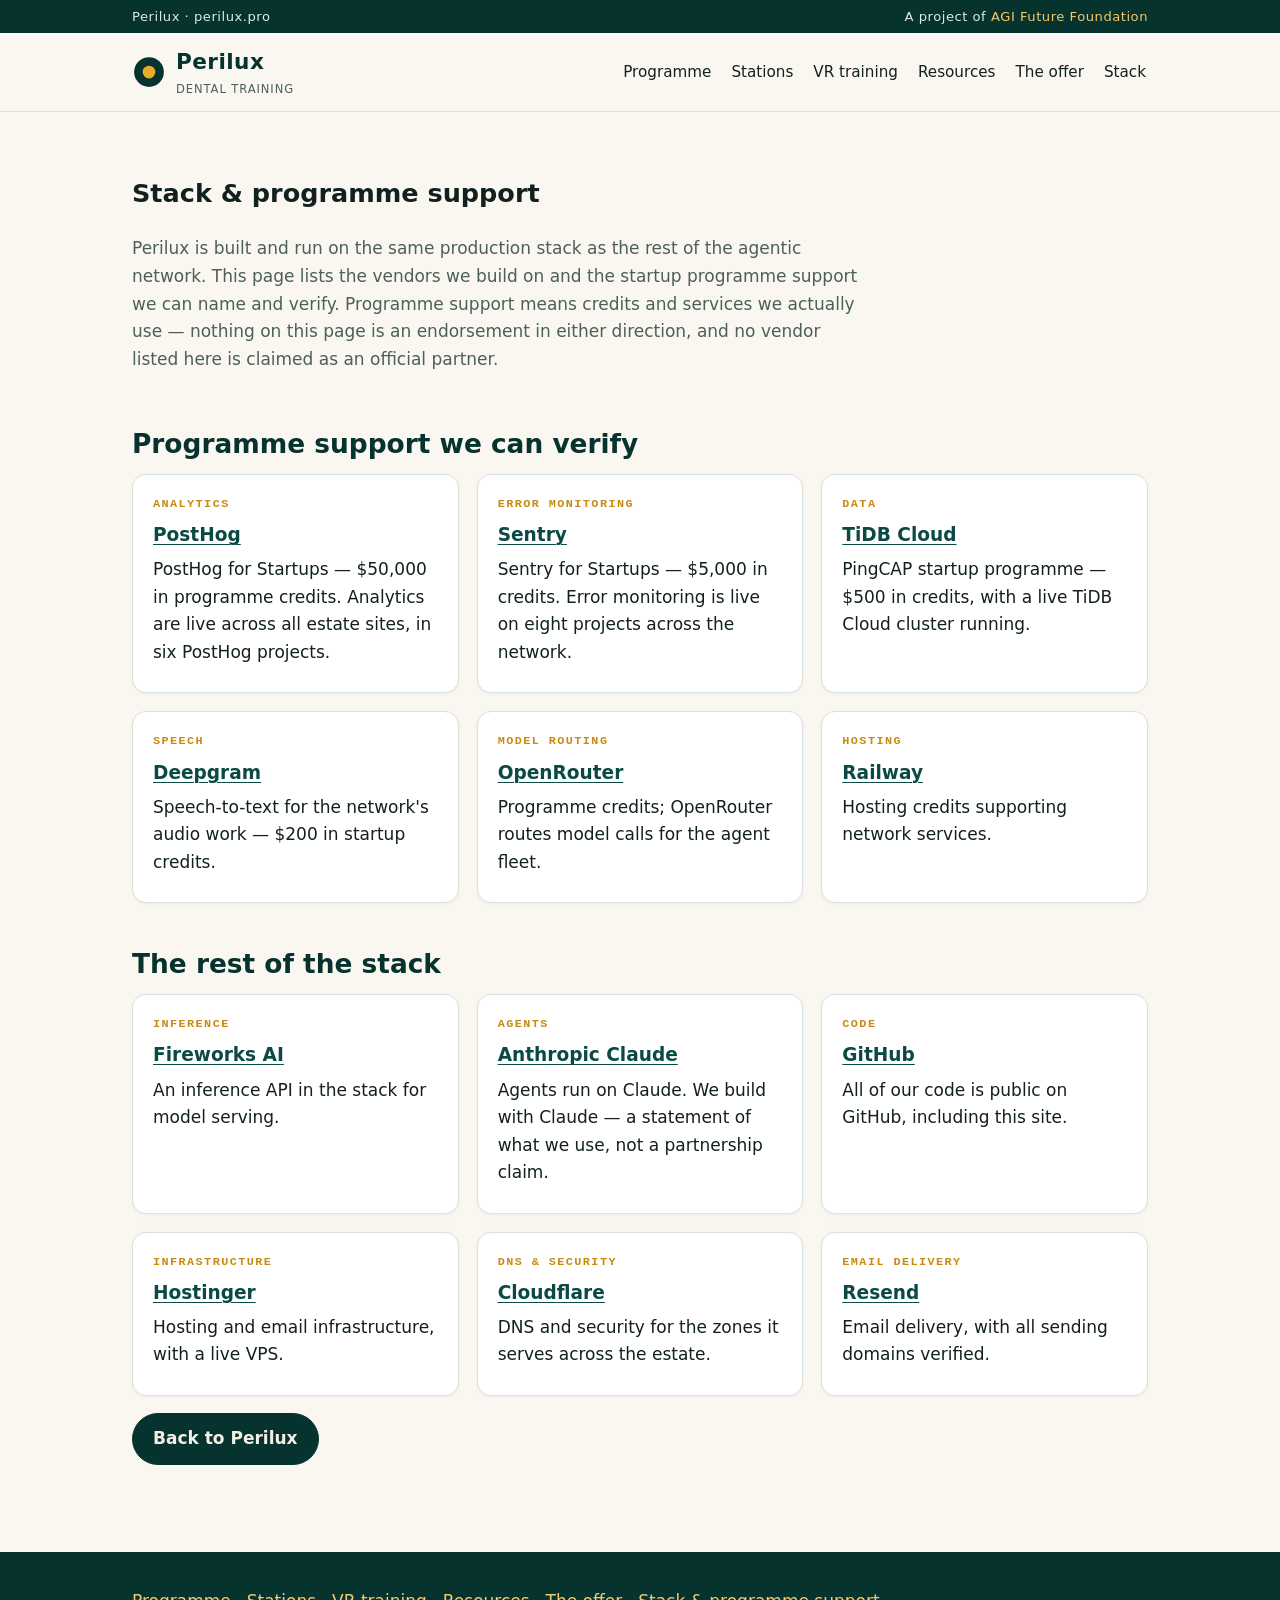
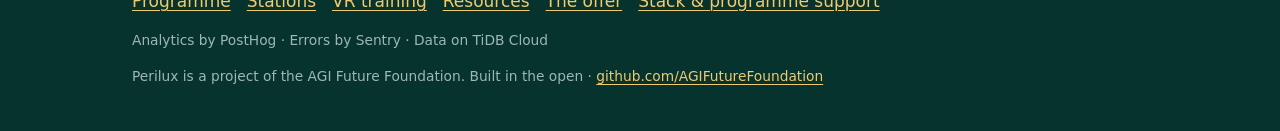
<file: partners.html>
<!doctype html>
<html lang="en">
<head>
<meta charset="utf-8" />
<meta name="viewport" content="width=device-width, initial-scale=1" />
<title>Stack &amp; programme support — Perilux</title>
<meta name="description" content="The production stack Perilux and the agentic network build on, and the startup programme support we can name and verify: PostHog, Sentry, TiDB Cloud, Deepgram, OpenRouter, Railway, Fireworks AI, GitHub, Hostinger, Cloudflare, Resend, and Claude." />
<link rel="canonical" href="https://perilux.pro/partners.html" />
<link rel="stylesheet" href="assets/style.css" />
<link rel="icon" href="data:image/svg+xml,%3Csvg xmlns='http://www.w3.org/2000/svg' viewBox='0 0 32 32'%3E%3Ccircle cx='16' cy='16' r='14' fill='%2307332f'/%3E%3Ccircle cx='16' cy='16' r='6' fill='%23e8ac2c'/%3E%3C/svg%3E" />
</head>
<body>
<div class="brandbar"><div class="wrap"><span>Perilux · perilux.pro</span><span>A project of <a href="https://www.agifuturefoundation.org/">AGI Future Foundation</a></span></div></div>
<header class="site"><div class="wrap">
  <a class="logo" href="index.html" aria-label="Perilux home">
    <svg width="34" height="34" viewBox="0 0 32 32" role="img" aria-label="Perilux mark: a gold point of light in a teal ring"><circle cx="16" cy="16" r="14" fill="#07332f"/><circle cx="16" cy="16" r="6" fill="#e8ac2c"/></svg>
    <span><strong>Perilux</strong><span class="tag">Dental training</span></span>
  </a>
  <nav class="main" aria-label="Main">
    <a href="programme.html">Programme</a>
    <a href="stations.html">Stations</a>
    <a href="vr-training.html">VR training</a>
    <a href="resources.html">Resources</a>
    <a href="offer.html">The offer</a>
    <a href="partners.html">Stack</a>
  </nav>
</div></header>

<main><div class="wrap">

  <section class="block">
    <h1>Stack &amp; programme support</h1>
    <p class="sub">Perilux is built and run on the same production stack as the rest of the agentic network. This page lists the vendors we build on and the startup programme support we can name and verify. Programme support means credits and services we actually use — nothing on this page is an endorsement in either direction, and no vendor listed here is claimed as an official partner.</p>
  </section>

  <section class="block">
    <h2>Programme support we can verify</h2>
    <div class="grid">
      <article class="card">
        <p class="kicker">Analytics</p>
        <h3><a href="https://posthog.com">PostHog</a></h3>
        <p>PostHog for Startups — $50,000 in programme credits. Analytics are live across all estate sites, in six PostHog projects.</p>
      </article>
      <article class="card">
        <p class="kicker">Error monitoring</p>
        <h3><a href="https://sentry.io">Sentry</a></h3>
        <p>Sentry for Startups — $5,000 in credits. Error monitoring is live on eight projects across the network.</p>
      </article>
      <article class="card">
        <p class="kicker">Data</p>
        <h3><a href="https://www.pingcap.com">TiDB Cloud</a></h3>
        <p>PingCAP startup programme — $500 in credits, with a live TiDB Cloud cluster running.</p>
      </article>
      <article class="card">
        <p class="kicker">Speech</p>
        <h3><a href="https://deepgram.com">Deepgram</a></h3>
        <p>Speech-to-text for the network's audio work — $200 in startup credits.</p>
      </article>
      <article class="card">
        <p class="kicker">Model routing</p>
        <h3><a href="https://openrouter.ai">OpenRouter</a></h3>
        <p>Programme credits; OpenRouter routes model calls for the agent fleet.</p>
      </article>
      <article class="card">
        <p class="kicker">Hosting</p>
        <h3><a href="https://railway.com">Railway</a></h3>
        <p>Hosting credits supporting network services.</p>
      </article>
    </div>
  </section>

  <section class="block">
    <h2>The rest of the stack</h2>
    <div class="grid">
      <article class="card">
        <p class="kicker">Inference</p>
        <h3><a href="https://fireworks.ai">Fireworks AI</a></h3>
        <p>An inference API in the stack for model serving.</p>
      </article>
      <article class="card">
        <p class="kicker">Agents</p>
        <h3><a href="https://www.anthropic.com">Anthropic Claude</a></h3>
        <p>Agents run on Claude. We build with Claude — a statement of what we use, not a partnership claim.</p>
      </article>
      <article class="card">
        <p class="kicker">Code</p>
        <h3><a href="https://github.com">GitHub</a></h3>
        <p>All of our code is public on GitHub, including this site.</p>
      </article>
      <article class="card">
        <p class="kicker">Infrastructure</p>
        <h3><a href="https://www.hostinger.com">Hostinger</a></h3>
        <p>Hosting and email infrastructure, with a live VPS.</p>
      </article>
      <article class="card">
        <p class="kicker">DNS &amp; security</p>
        <h3><a href="https://www.cloudflare.com">Cloudflare</a></h3>
        <p>DNS and security for the zones it serves across the estate.</p>
      </article>
      <article class="card">
        <p class="kicker">Email delivery</p>
        <h3><a href="https://resend.com">Resend</a></h3>
        <p>Email delivery, with all sending domains verified.</p>
      </article>
    </div>
    <p><a class="btn dark" href="index.html">Back to Perilux</a></p>
  </section>

</div></main>

<footer class="site"><div class="wrap">
  <nav aria-label="Footer">
    <a href="programme.html">Programme</a><a href="stations.html">Stations</a>
    <a href="vr-training.html">VR training</a><a href="resources.html">Resources</a>
    <a href="offer.html">The offer</a><a href="partners.html">Stack &amp; programme support</a>
  </nav>
  <p class="fine">Analytics by PostHog · Errors by Sentry · Data on TiDB Cloud</p>
  <p class="fine">Perilux is a project of the AGI Future Foundation. Built in the open · <a href="https://github.com/AGIFutureFoundation">github.com/AGIFutureFoundation</a></p>
</div></footer>
</body>
</html>
</file>
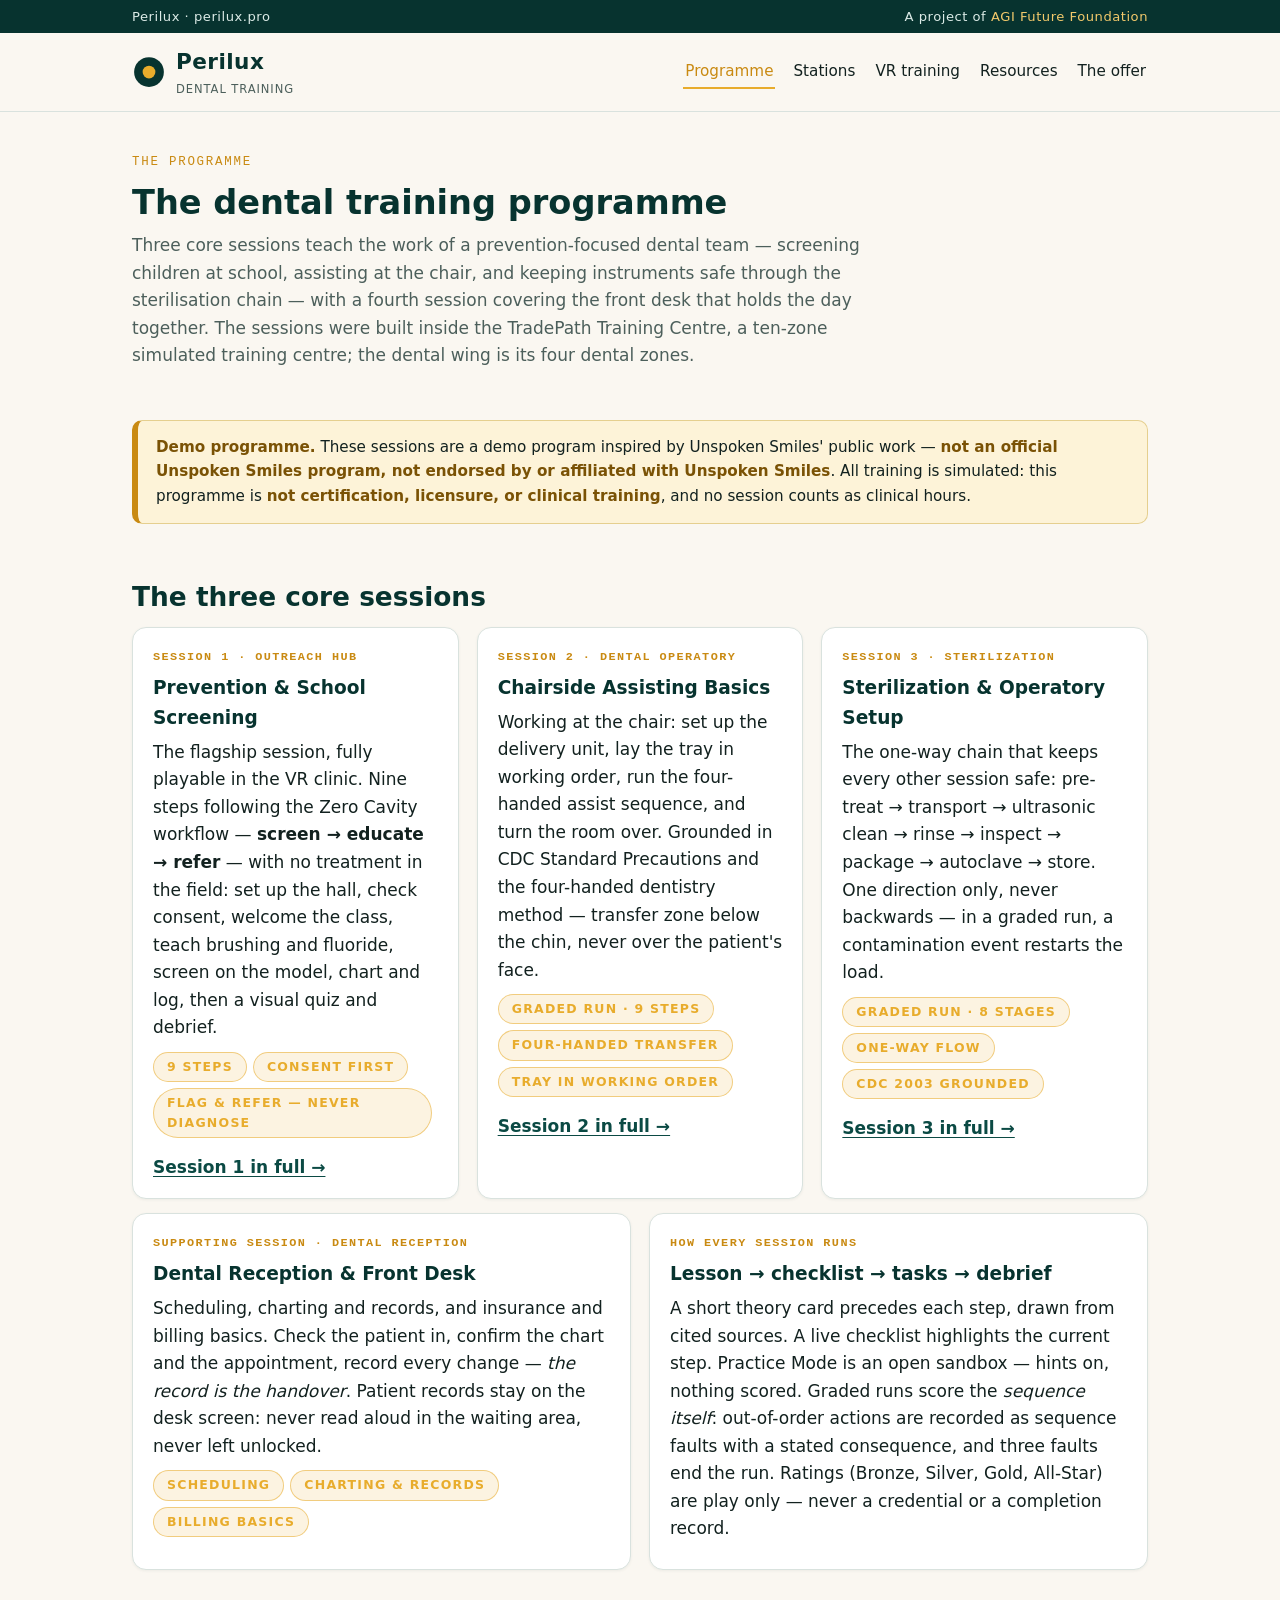
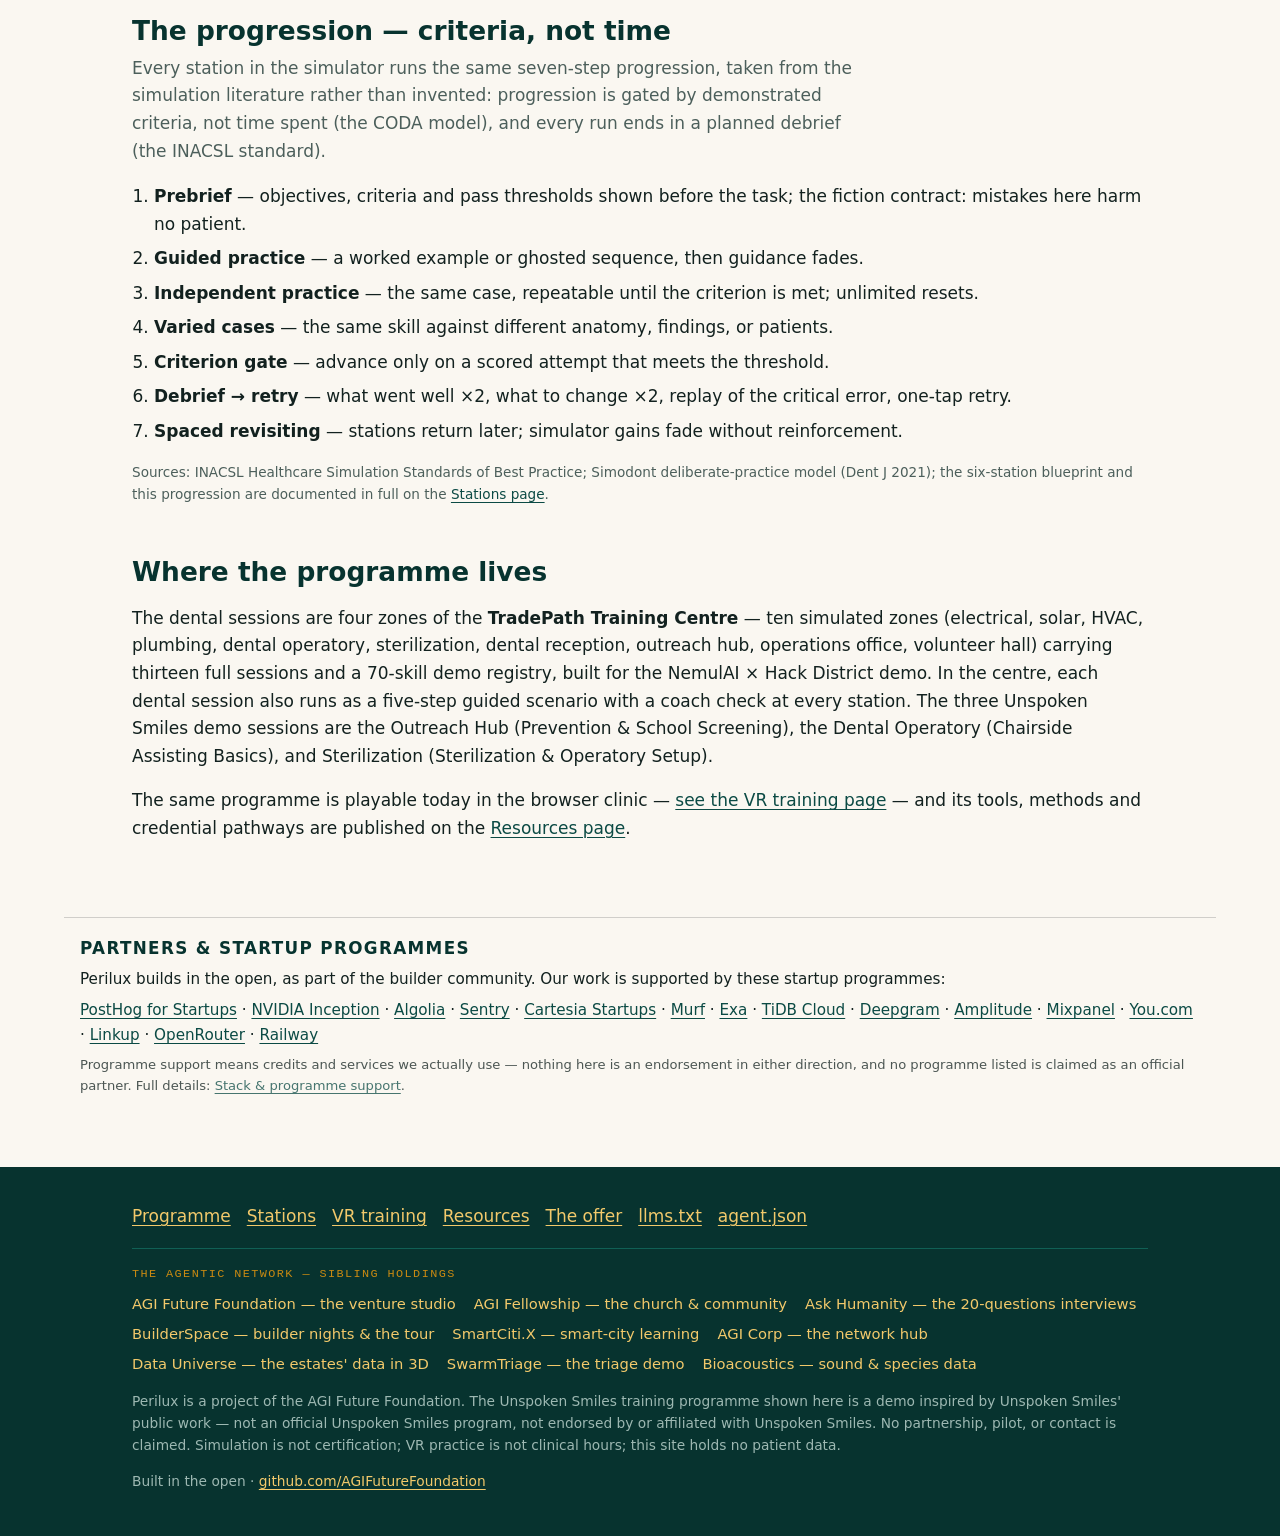
<file: programme.html>
<!doctype html>
<html lang="en">
<head>
<meta charset="utf-8" />
<meta name="viewport" content="width=device-width, initial-scale=1" />
<title>The dental training programme — Perilux</title>
<meta name="description" content="The Perilux dental training programme: three core sessions (Prevention & School Screening, Chairside Assisting Basics, Sterilization & Operatory Setup) plus Dental Reception & Front Desk, built inside the TradePath Training Centre. Demo programme — simulated training only." />
<link rel="canonical" href="https://perilux.pro/programme.html" />
<meta property="og:type" content="website" />
<meta property="og:site_name" content="Perilux" />
<meta property="og:title" content="The dental training programme — Perilux" />
<meta property="og:description" content="The Perilux dental training programme: three core sessions (Prevention & School Screening, Chairside Assisting Basics, Sterilization & Operatory Setup) plus Dental Reception & Front Desk, built inside the TradePath Training Centre. Demo programme — simulated training only." />
<meta property="og:url" content="https://perilux.pro/programme.html" />
<meta property="og:image" content="https://perilux.pro/assets/og-card.png" />
<meta name="twitter:card" content="summary_large_image" />
<meta name="twitter:title" content="The dental training programme — Perilux" />
<meta name="twitter:description" content="The Perilux dental training programme: three core sessions (Prevention & School Screening, Chairside Assisting Basics, Sterilization & Operatory Setup) plus Dental Reception & Front Desk, built inside the TradePath Training Centre. Demo programme — simulated training only." />
<meta name="twitter:image" content="https://perilux.pro/assets/og-card.png" />
<script type="application/ld+json">
{"@context":"https://schema.org","@graph":[
{"@type":"WebPage","url":"https://perilux.pro/programme.html","name":"The dental training programme — Perilux","isPartOf":{"@id":"https://perilux.pro/#site"},"publisher":{"@id":"https://perilux.pro/#org"}},
{"@type":"Course","name":"Perilux dental training programme","description":"Three core sessions (Prevention & School Screening, Chairside Assisting Basics, Sterilization & Operatory Setup) plus Dental Reception & Front Desk. Demo programme — simulated training only; simulation is not certification.","provider":{"@id":"https://perilux.pro/#org"}}
]}
</script>
<link rel="stylesheet" href="assets/style.css" />
<link rel="icon" href="data:image/svg+xml,%3Csvg xmlns='http://www.w3.org/2000/svg' viewBox='0 0 32 32'%3E%3Ccircle cx='16' cy='16' r='14' fill='%2307332f'/%3E%3Ccircle cx='16' cy='16' r='6' fill='%23e8ac2c'/%3E%3C/svg%3E" />
<script>
!function(t,e){var o,n,p,r;e.__SV||(window.posthog=e,e._i=[],e.init=function(i,s,a){function g(t,e){var o=e.split(".");2==o.length&&(t=t[o[0]],e=o[1]),t[e]=function(){t.push([e].concat(Array.prototype.slice.call(arguments,0)))}}(p=t.createElement("script")).type="text/javascript",p.crossOrigin="anonymous",p.async=!0,p.src=s.api_host.replace(".i.posthog.com","-assets.i.posthog.com")+"/static/array.js",(r=t.getElementsByTagName("script")[0]).parentNode.insertBefore(p,r);var u=e;for(void 0!==a?u=e[a]=[]:a="posthog",u.people=u.people||[],u.toString=function(t){var e="posthog";return"posthog"!==a&&(e+="."+a),t||(e+=" (stub)"),e},u.people.toString=function(){return u.toString(1)+".people (stub)"},o="init Ie Ts Ms Ee Es Rs capture Ge calculateEventProperties Os register register_once register_for_session unregister unregister_for_session js getFeatureFlag getFeatureFlagPayload isFeatureFlagEnabled reloadFeatureFlags updateEarlyAccessFeatureEnrollment getEarlyAccessFeatures on onFeatureFlags onSessionId getSurveys getActiveMatchingSurveys renderSurvey canRenderSurvey canRenderSurveyIdentified renderSurveyPreview identify setPersonProperties group resetGroups setPersonPropertiesForFlags resetPersonPropertiesForFlags setGroupPropertiesForFlags resetGroupPropertiesForFlags reset get_distinct_id getGroups get_session_id get_session_replay_url alias set_config startSessionRecording stopSessionRecording sessionRecordingStarted captureException loadToolbar get_property getSessionProperty zs As createPersonProfile Is opt_in_capturing opt_out_capturing has_opted_in_capturing has_opted_out_capturing clear_opt_out_capturing Ds getPageviewId captureTraceFeedback captureTraceMetric".split(" "),n=0;n<o.length;n++)g(u,o[n]);e._i.push([i,s,a])},e.__SV=1)}(document,window.posthog||[]);
posthog.init('phc_AfeseXtVkLCtEqQhj8mgTg3uCbFvioCdmTB2E4kZGxE2',{api_host:'https://us.i.posthog.com',defaults:'2025-05-24',autocapture:true,capture_pageview:true,session_recording:{maskAllInputs:true}})
</script>
</head>
<body>
<div class="brandbar"><div class="wrap"><span>Perilux · perilux.pro</span><span>A project of <a href="https://www.agifuturefoundation.org/">AGI Future Foundation</a></span></div></div>
<header class="site"><div class="wrap">
  <a class="logo" href="index.html" aria-label="Perilux home">
    <svg width="34" height="34" viewBox="0 0 32 32" role="img" aria-label="Perilux mark: a gold point of light in a teal ring"><circle cx="16" cy="16" r="14" fill="#07332f"/><circle cx="16" cy="16" r="6" fill="#e8ac2c"/></svg>
    <span><strong>Perilux</strong><span class="tag">Dental training</span></span>
  </a>
  <nav class="main" aria-label="Main">
    <a href="programme.html" aria-current="page">Programme</a>
    <a href="stations.html">Stations</a>
    <a href="vr-training.html">VR training</a>
    <a href="resources.html">Resources</a>
    <a href="offer.html">The offer</a>
  </nav>
</div></header>

<main><div class="wrap">

  <section class="block">
    <p class="eyebrow" style="color:var(--amber)">The programme</p>
    <h2 style="font-size:2.1rem">The dental training programme</h2>
    <p class="sub">Three core sessions teach the work of a prevention-focused dental team —
    screening children at school, assisting at the chair, and keeping instruments safe through
    the sterilisation chain — with a fourth session covering the front desk that holds the day
    together. The sessions were built inside the TradePath Training Centre, a ten-zone simulated
    training centre; the dental wing is its four dental zones.</p>
  </section>

  <div class="notice" role="note">
    <p><strong>Demo programme.</strong> These sessions are a demo program inspired by
    Unspoken Smiles' public work — <strong>not an official Unspoken Smiles program, not endorsed
    by or affiliated with Unspoken Smiles</strong>. All training is simulated: this programme is
    <strong>not certification, licensure, or clinical training</strong>, and no session counts
    as clinical hours.</p>
  </div>

  <section class="block">
    <h2>The three core sessions</h2>
    <div class="grid">
      <article class="card">
        <p class="kicker">Session 1 · Outreach Hub</p>
        <h3>Prevention &amp; School Screening</h3>
        <p>The flagship session, fully playable in the VR clinic. Nine steps following the
        Zero Cavity workflow — <strong>screen → educate → refer</strong> — with no treatment in
        the field: set up the hall, check consent, welcome the class, teach brushing and
        fluoride, screen on the model, chart and log, then a visual quiz and debrief.</p>
        <p><span class="pill">9 steps</span><span class="pill">Consent first</span><span class="pill">Flag &amp; refer — never diagnose</span></p>
        <a class="more" href="sessions/prevention-school-screening.html">Session 1 in full →</a>
      </article>
      <article class="card">
        <p class="kicker">Session 2 · Dental Operatory</p>
        <h3>Chairside Assisting Basics</h3>
        <p>Working at the chair: set up the delivery unit, lay the tray in working order, run
        the four-handed assist sequence, and turn the room over. Grounded in CDC Standard
        Precautions and the four-handed dentistry method — transfer zone below the chin, never
        over the patient's face.</p>
        <p><span class="pill">Graded run · 9 steps</span><span class="pill">Four-handed transfer</span><span class="pill">Tray in working order</span></p>
        <a class="more" href="sessions/chairside-assisting.html">Session 2 in full →</a>
      </article>
      <article class="card">
        <p class="kicker">Session 3 · Sterilization</p>
        <h3>Sterilization &amp; Operatory Setup</h3>
        <p>The one-way chain that keeps every other session safe: pre-treat → transport →
        ultrasonic clean → rinse → inspect → package → autoclave → store. One direction only,
        never backwards — in a graded run, a contamination event restarts the load.</p>
        <p><span class="pill">Graded run · 8 stages</span><span class="pill">One-way flow</span><span class="pill">CDC 2003 grounded</span></p>
        <a class="more" href="sessions/sterilization-operatory-setup.html">Session 3 in full →</a>
      </article>
    </div>
    <div class="grid">
      <article class="card">
        <p class="kicker">Supporting session · Dental Reception</p>
        <h3>Dental Reception &amp; Front Desk</h3>
        <p>Scheduling, charting and records, and insurance and billing basics. Check the patient
        in, confirm the chart and the appointment, record every change — <em>the record is the
        handover</em>. Patient records stay on the desk screen: never read aloud in the waiting
        area, never left unlocked.</p>
        <p><span class="pill">Scheduling</span><span class="pill">Charting &amp; records</span><span class="pill">Billing basics</span></p>
      </article>
      <article class="card">
        <p class="kicker">How every session runs</p>
        <h3>Lesson → checklist → tasks → debrief</h3>
        <p>A short theory card precedes each step, drawn from cited sources. A live checklist
        highlights the current step. Practice Mode is an open sandbox — hints on, nothing
        scored. Graded runs score the <em>sequence itself</em>: out-of-order actions are
        recorded as sequence faults with a stated consequence, and three faults end the run.
        Ratings (Bronze, Silver, Gold, All-Star) are play only — never a credential or a
        completion record.</p>
      </article>
    </div>
  </section>

  <section class="block">
    <h2>The progression — criteria, not time</h2>
    <p class="sub">Every station in the simulator runs the same seven-step progression, taken
    from the simulation literature rather than invented: progression is gated by demonstrated
    criteria, not time spent (the CODA model), and every run ends in a planned debrief
    (the INACSL standard).</p>
    <ol class="steps">
      <li><strong>Prebrief</strong> — objectives, criteria and pass thresholds shown before the task; the fiction contract: mistakes here harm no patient.</li>
      <li><strong>Guided practice</strong> — a worked example or ghosted sequence, then guidance fades.</li>
      <li><strong>Independent practice</strong> — the same case, repeatable until the criterion is met; unlimited resets.</li>
      <li><strong>Varied cases</strong> — the same skill against different anatomy, findings, or patients.</li>
      <li><strong>Criterion gate</strong> — advance only on a scored attempt that meets the threshold.</li>
      <li><strong>Debrief → retry</strong> — what went well ×2, what to change ×2, replay of the critical error, one-tap retry.</li>
      <li><strong>Spaced revisiting</strong> — stations return later; simulator gains fade without reinforcement.</li>
    </ol>
    <p class="src">Sources: INACSL Healthcare Simulation Standards of Best Practice; Simodont
    deliberate-practice model (Dent J 2021); the six-station blueprint and this progression are
    documented in full on the <a href="stations.html">Stations page</a>.</p>
  </section>

  <section class="block">
    <h2>Where the programme lives</h2>
    <p>The dental sessions are four zones of the <strong>TradePath Training Centre</strong> —
    ten simulated zones (electrical, solar, HVAC, plumbing, dental operatory, sterilization,
    dental reception, outreach hub, operations office, volunteer hall) carrying thirteen full
    sessions and a 70-skill demo registry, built for the NemulAI × Hack District demo. In the
    centre, each dental session also runs as a five-step guided scenario with a coach check at
    every station. The three Unspoken Smiles demo sessions are the Outreach Hub
    (Prevention &amp; School Screening), the Dental Operatory (Chairside Assisting Basics), and
    Sterilization (Sterilization &amp; Operatory Setup).</p>
    <p>The same programme is playable today in the browser clinic —
    <a href="vr-training.html">see the VR training page</a> — and its tools, methods and
    credential pathways are published on the <a href="resources.html">Resources page</a>.</p>
  </section>

</div></main>

<section class="pband" data-pband="1"><style>.pband{border-top:1px solid rgba(128,128,128,.35);margin:2rem auto 0;padding:1.25rem 1rem;max-width:72rem;font-size:.95rem}.pband h2{font-size:1.05rem;text-transform:uppercase;letter-spacing:.08em;margin:0 0 .5rem}.pband p{margin:.4rem 0}.pband .pband-links a{white-space:nowrap}.pband .pband-note{font-size:.82rem;opacity:.75}</style><h2>Partners &amp; startup programmes</h2><p>Perilux builds in the open, as part of the builder community. Our work is supported by these startup programmes:</p><p class="pband-links"><a href="https://posthog.com">PostHog for Startups</a> &middot; <a href="https://www.nvidia.com/en-us/startups/">NVIDIA Inception</a> &middot; <a href="https://www.algolia.com">Algolia</a> &middot; <a href="https://sentry.io">Sentry</a> &middot; <a href="https://cartesia.ai">Cartesia Startups</a> &middot; <a href="https://murf.ai">Murf</a> &middot; <a href="https://exa.ai">Exa</a> &middot; <a href="https://www.pingcap.com">TiDB Cloud</a> &middot; <a href="https://deepgram.com">Deepgram</a> &middot; <a href="https://amplitude.com">Amplitude</a> &middot; <a href="https://mixpanel.com">Mixpanel</a> &middot; <a href="https://you.com">You.com</a> &middot; <a href="https://www.linkup.so">Linkup</a> &middot; <a href="https://openrouter.ai">OpenRouter</a> &middot; <a href="https://railway.com">Railway</a></p><p class="pband-note">Programme support means credits and services we actually use &mdash; nothing here is an endorsement in either direction, and no programme listed is claimed as an official partner. Full details: <a href="/partners.html">Stack &amp; programme support</a>.</p></section>
<footer class="site"><div class="wrap">
  <nav aria-label="Footer">
    <a href="programme.html">Programme</a><a href="stations.html">Stations</a>
    <a href="vr-training.html">VR training</a><a href="resources.html">Resources</a>
    <a href="offer.html">The offer</a><a href="llms.txt">llms.txt</a><a href="agent.json">agent.json</a>
  </nav>
  <div class="network">
    <p class="nethead">The agentic network — sibling holdings</p>
    <div class="links">
      <a href="https://agifuturefoundation.org">AGI Future Foundation — the venture studio</a>
      <a href="https://agifellowship.church">AGI Fellowship — the church &amp; community</a>
      <a href="https://ask.fellowship.chat">Ask Humanity — the 20-questions interviews</a>
      <a href="https://builderspace.tech">BuilderSpace — builder nights &amp; the tour</a>
      <a href="https://smartciti.space">SmartCiti.X — smart-city learning</a>
      <a href="https://agicorp.network">AGI Corp — the network hub</a>
      <a href="https://graphs.agicorp.network">Data Universe — the estates' data in 3D</a>
      <a href="https://triage.agicorp.network">SwarmTriage — the triage demo</a>
      <a href="https://bioacoustics.cloud">Bioacoustics — sound &amp; species data</a>
    </div>
  </div>
  <p class="fine">Perilux is a project of the AGI Future Foundation. The Unspoken Smiles training
  programme shown here is a demo inspired by Unspoken Smiles' public work — not an official
  Unspoken Smiles program, not endorsed by or affiliated with Unspoken Smiles. No partnership,
  pilot, or contact is claimed. Simulation is not certification; VR practice is not clinical
  hours; this site holds no patient data.</p>
  <p class="fine">Built in the open · <a href="https://github.com/AGIFutureFoundation">github.com/AGIFutureFoundation</a></p>
</div></footer>
</body>
</html>
</file>
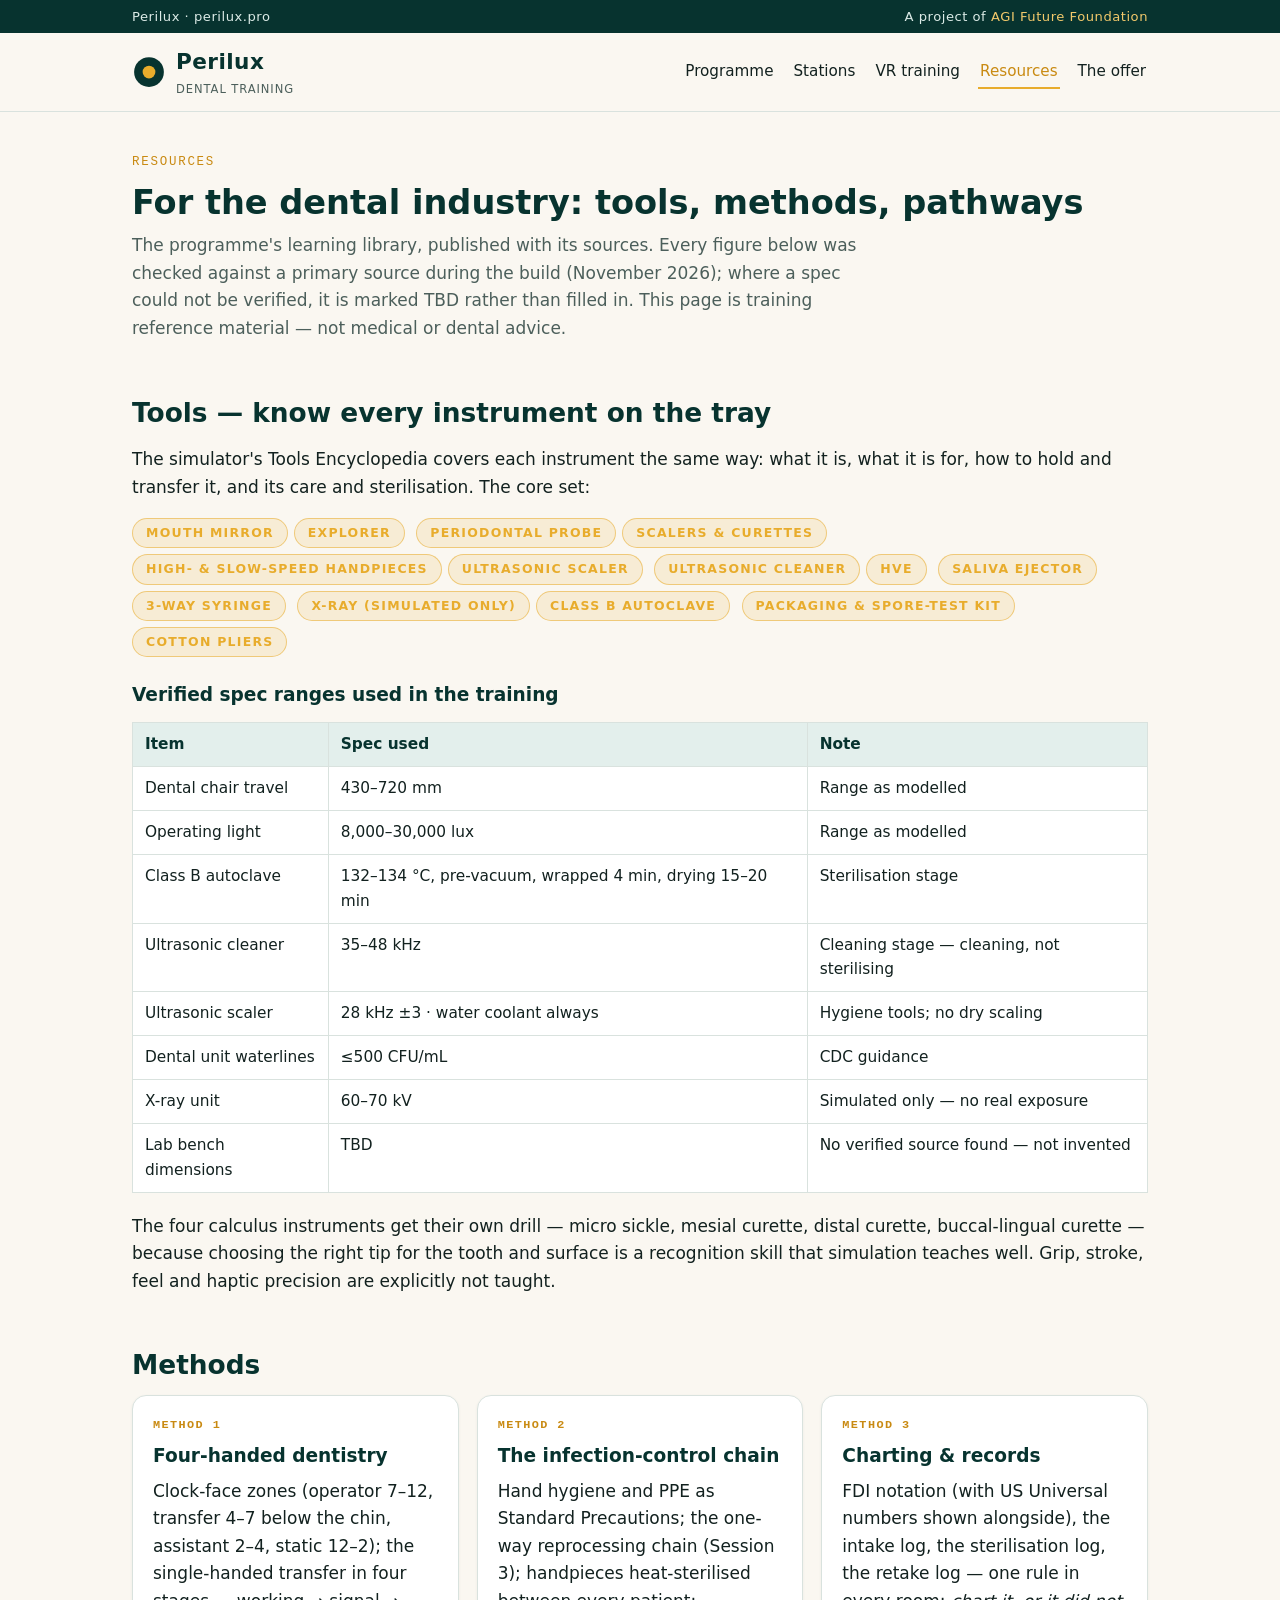
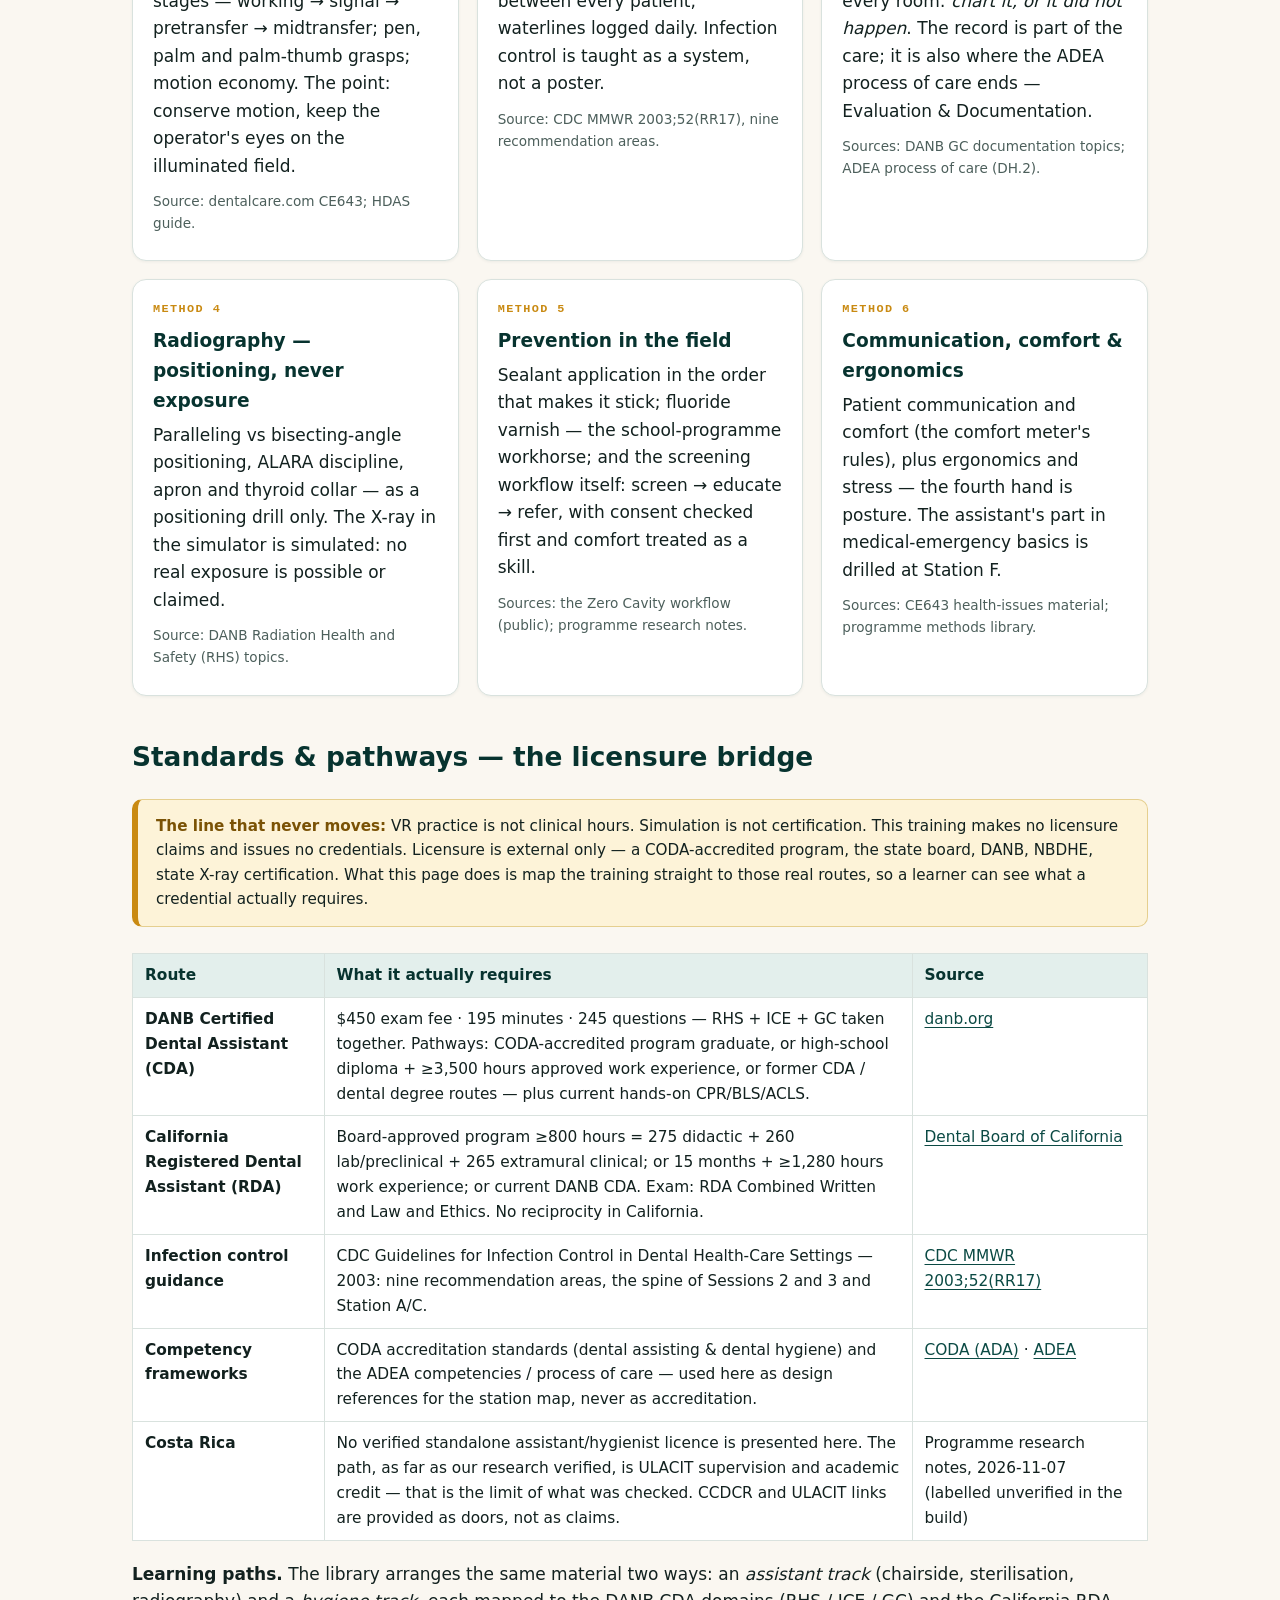
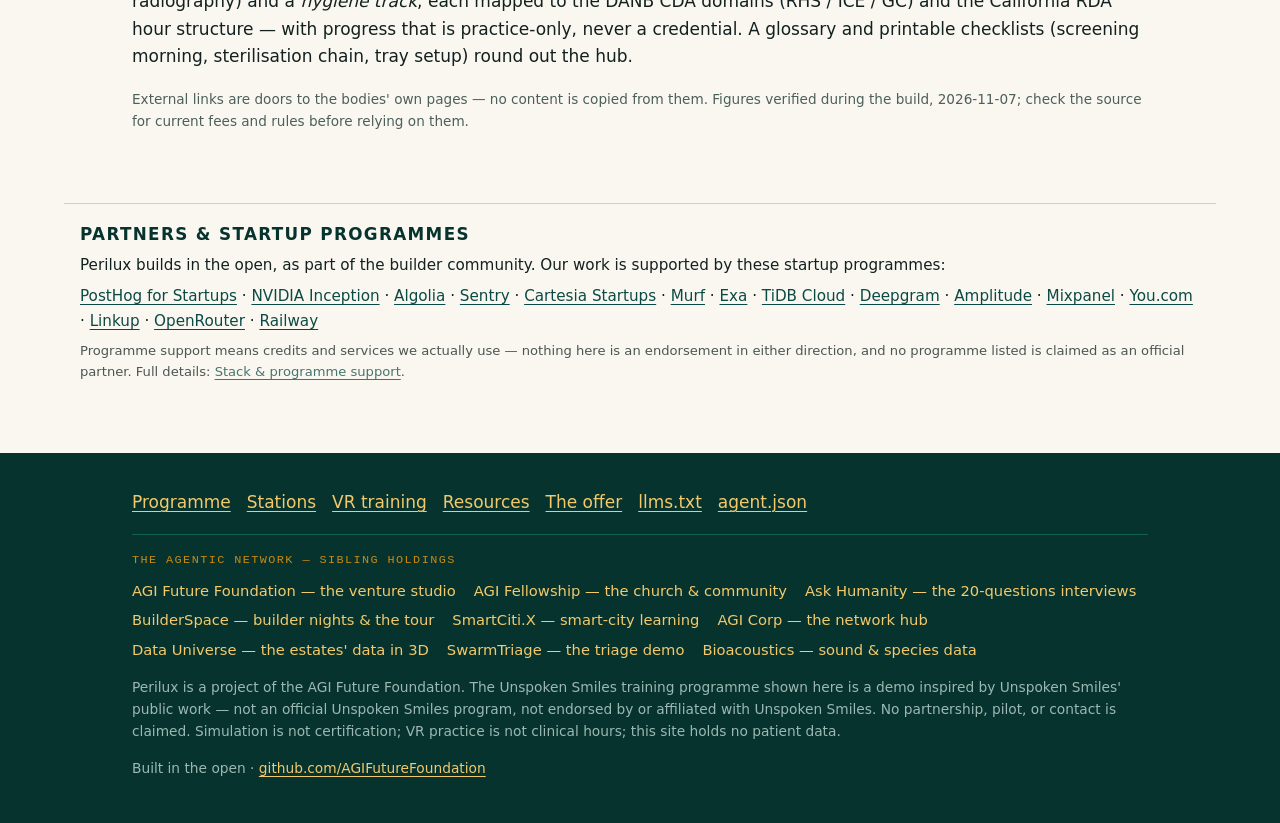
<file: resources.html>
<!doctype html>
<html lang="en">
<head>
<meta charset="utf-8" />
<meta name="viewport" content="width=device-width, initial-scale=1" />
<title>Resources for the dental industry — tools, methods, pathways — Perilux</title>
<meta name="description" content="The Perilux learning library in the open: a tools encyclopedia with verified spec ranges, the methods (four-handed dentistry, the infection-control chain, FDI charting), and the real credential pathways — DANB CDA, California RDA, CDC guidance — with primary sources." />
<link rel="canonical" href="https://perilux.pro/resources.html" />
<meta property="og:type" content="website" />
<meta property="og:site_name" content="Perilux" />
<meta property="og:title" content="Resources for the dental industry — tools, methods, pathways — Perilux" />
<meta property="og:description" content="The Perilux learning library in the open: a tools encyclopedia with verified spec ranges, the methods (four-handed dentistry, the infection-control chain, FDI charting), and the real credential pathways — DANB CDA, California RDA, CDC guidance — with primary sources." />
<meta property="og:url" content="https://perilux.pro/resources.html" />
<meta property="og:image" content="https://perilux.pro/assets/og-card.png" />
<meta name="twitter:card" content="summary_large_image" />
<meta name="twitter:title" content="Resources for the dental industry — tools, methods, pathways — Perilux" />
<meta name="twitter:description" content="The Perilux learning library in the open: a tools encyclopedia with verified spec ranges, the methods (four-handed dentistry, the infection-control chain, FDI charting), and the real credential pathways — DANB CDA, California RDA, CDC guidance — with primary sources." />
<meta name="twitter:image" content="https://perilux.pro/assets/og-card.png" />
<script type="application/ld+json">
{"@context":"https://schema.org","@type":"WebPage","url":"https://perilux.pro/resources.html","name":"Resources for the dental industry — tools, methods, pathways — Perilux","isPartOf":{"@id":"https://perilux.pro/#site"},"publisher":{"@id":"https://perilux.pro/#org"}}
</script>
<link rel="stylesheet" href="assets/style.css" />
<link rel="icon" href="data:image/svg+xml,%3Csvg xmlns='http://www.w3.org/2000/svg' viewBox='0 0 32 32'%3E%3Ccircle cx='16' cy='16' r='14' fill='%2307332f'/%3E%3Ccircle cx='16' cy='16' r='6' fill='%23e8ac2c'/%3E%3C/svg%3E" />
<script>
!function(t,e){var o,n,p,r;e.__SV||(window.posthog=e,e._i=[],e.init=function(i,s,a){function g(t,e){var o=e.split(".");2==o.length&&(t=t[o[0]],e=o[1]),t[e]=function(){t.push([e].concat(Array.prototype.slice.call(arguments,0)))}}(p=t.createElement("script")).type="text/javascript",p.crossOrigin="anonymous",p.async=!0,p.src=s.api_host.replace(".i.posthog.com","-assets.i.posthog.com")+"/static/array.js",(r=t.getElementsByTagName("script")[0]).parentNode.insertBefore(p,r);var u=e;for(void 0!==a?u=e[a]=[]:a="posthog",u.people=u.people||[],u.toString=function(t){var e="posthog";return"posthog"!==a&&(e+="."+a),t||(e+=" (stub)"),e},u.people.toString=function(){return u.toString(1)+".people (stub)"},o="init Ie Ts Ms Ee Es Rs capture Ge calculateEventProperties Os register register_once register_for_session unregister unregister_for_session js getFeatureFlag getFeatureFlagPayload isFeatureFlagEnabled reloadFeatureFlags updateEarlyAccessFeatureEnrollment getEarlyAccessFeatures on onFeatureFlags onSessionId getSurveys getActiveMatchingSurveys renderSurvey canRenderSurvey canRenderSurveyIdentified renderSurveyPreview identify setPersonProperties group resetGroups setPersonPropertiesForFlags resetPersonPropertiesForFlags setGroupPropertiesForFlags resetGroupPropertiesForFlags reset get_distinct_id getGroups get_session_id get_session_replay_url alias set_config startSessionRecording stopSessionRecording sessionRecordingStarted captureException loadToolbar get_property getSessionProperty zs As createPersonProfile Is opt_in_capturing opt_out_capturing has_opted_in_capturing has_opted_out_capturing clear_opt_out_capturing Ds getPageviewId captureTraceFeedback captureTraceMetric".split(" "),n=0;n<o.length;n++)g(u,o[n]);e._i.push([i,s,a])},e.__SV=1)}(document,window.posthog||[]);
posthog.init('phc_AfeseXtVkLCtEqQhj8mgTg3uCbFvioCdmTB2E4kZGxE2',{api_host:'https://us.i.posthog.com',defaults:'2025-05-24',autocapture:true,capture_pageview:true,session_recording:{maskAllInputs:true}})
</script>
</head>
<body>
<div class="brandbar"><div class="wrap"><span>Perilux · perilux.pro</span><span>A project of <a href="https://www.agifuturefoundation.org/">AGI Future Foundation</a></span></div></div>
<header class="site"><div class="wrap">
  <a class="logo" href="index.html" aria-label="Perilux home">
    <svg width="34" height="34" viewBox="0 0 32 32" role="img" aria-label="Perilux mark: a gold point of light in a teal ring"><circle cx="16" cy="16" r="14" fill="#07332f"/><circle cx="16" cy="16" r="6" fill="#e8ac2c"/></svg>
    <span><strong>Perilux</strong><span class="tag">Dental training</span></span>
  </a>
  <nav class="main" aria-label="Main">
    <a href="programme.html">Programme</a>
    <a href="stations.html">Stations</a>
    <a href="vr-training.html">VR training</a>
    <a href="resources.html" aria-current="page">Resources</a>
    <a href="offer.html">The offer</a>
  </nav>
</div></header>

<main><div class="wrap">

  <section class="block">
    <p class="eyebrow" style="color:var(--amber)">Resources</p>
    <h2 style="font-size:2.1rem">For the dental industry: tools, methods, pathways</h2>
    <p class="sub">The programme's learning library, published with its sources. Every figure
    below was checked against a primary source during the build (November 2026); where a spec
    could not be verified, it is marked TBD rather than filled in. This page is training
    reference material — not medical or dental advice.</p>
  </section>

  <section class="block" id="tools">
    <h2>Tools — know every instrument on the tray</h2>
    <p>The simulator's Tools Encyclopedia covers each instrument the same way: what it is,
    what it is for, how to hold and transfer it, and its care and sterilisation. The core set:</p>
    <p>
      <span class="pill">Mouth mirror</span><span class="pill">Explorer</span>
      <span class="pill">Periodontal probe</span><span class="pill">Scalers &amp; curettes</span>
      <span class="pill">High- &amp; slow-speed handpieces</span><span class="pill">Ultrasonic scaler</span>
      <span class="pill">Ultrasonic cleaner</span><span class="pill">HVE</span>
      <span class="pill">Saliva ejector</span><span class="pill">3-way syringe</span>
      <span class="pill">X-ray (simulated only)</span><span class="pill">Class B autoclave</span>
      <span class="pill">Packaging &amp; spore-test kit</span><span class="pill">Cotton pliers</span>
    </p>
    <h3>Verified spec ranges used in the training</h3>
    <table>
      <thead><tr><th scope="col">Item</th><th scope="col">Spec used</th><th scope="col">Note</th></tr></thead>
      <tbody>
        <tr><td>Dental chair travel</td><td>430–720 mm</td><td>Range as modelled</td></tr>
        <tr><td>Operating light</td><td>8,000–30,000 lux</td><td>Range as modelled</td></tr>
        <tr><td>Class B autoclave</td><td>132–134 °C, pre-vacuum, wrapped 4 min, drying 15–20 min</td><td>Sterilisation stage</td></tr>
        <tr><td>Ultrasonic cleaner</td><td>35–48 kHz</td><td>Cleaning stage — cleaning, not sterilising</td></tr>
        <tr><td>Ultrasonic scaler</td><td>28 kHz ±3 · water coolant always</td><td>Hygiene tools; no dry scaling</td></tr>
        <tr><td>Dental unit waterlines</td><td>≤500 CFU/mL</td><td>CDC guidance</td></tr>
        <tr><td>X-ray unit</td><td>60–70 kV</td><td>Simulated only — no real exposure</td></tr>
        <tr><td>Lab bench dimensions</td><td>TBD</td><td>No verified source found — not invented</td></tr>
      </tbody>
    </table>
    <p>The four calculus instruments get their own drill — micro sickle, mesial curette, distal
    curette, buccal-lingual curette — because choosing the right tip for the tooth and surface
    is a recognition skill that simulation teaches well. Grip, stroke, feel and haptic
    precision are explicitly not taught.</p>
  </section>

  <section class="block" id="methods">
    <h2>Methods</h2>
    <div class="grid">
      <article class="card">
        <p class="kicker">Method 1</p>
        <h3>Four-handed dentistry</h3>
        <p>Clock-face zones (operator 7–12, transfer 4–7 below the chin, assistant 2–4,
        static 12–2); the single-handed transfer in four stages — working → signal →
        pretransfer → midtransfer; pen, palm and palm-thumb grasps; motion economy. The point:
        conserve motion, keep the operator's eyes on the illuminated field.</p>
        <p class="src">Source: dentalcare.com CE643; HDAS guide.</p>
      </article>
      <article class="card">
        <p class="kicker">Method 2</p>
        <h3>The infection-control chain</h3>
        <p>Hand hygiene and PPE as Standard Precautions; the one-way reprocessing chain
        (Session 3); handpieces heat-sterilised between every patient; waterlines logged daily.
        Infection control is taught as a system, not a poster.</p>
        <p class="src">Source: CDC MMWR 2003;52(RR17), nine recommendation areas.</p>
      </article>
      <article class="card">
        <p class="kicker">Method 3</p>
        <h3>Charting &amp; records</h3>
        <p>FDI notation (with US Universal numbers shown alongside), the intake log, the
        sterilisation log, the retake log — one rule in every room: <em>chart it, or it did not
        happen</em>. The record is part of the care; it is also where the ADEA process of care
        ends — Evaluation &amp; Documentation.</p>
        <p class="src">Sources: DANB GC documentation topics; ADEA process of care (DH.2).</p>
      </article>
      <article class="card">
        <p class="kicker">Method 4</p>
        <h3>Radiography — positioning, never exposure</h3>
        <p>Paralleling vs bisecting-angle positioning, ALARA discipline, apron and thyroid
        collar — as a positioning drill only. The X-ray in the simulator is simulated: no real
        exposure is possible or claimed.</p>
        <p class="src">Source: DANB Radiation Health and Safety (RHS) topics.</p>
      </article>
      <article class="card">
        <p class="kicker">Method 5</p>
        <h3>Prevention in the field</h3>
        <p>Sealant application in the order that makes it stick; fluoride varnish — the
        school-programme workhorse; and the screening workflow itself: screen → educate →
        refer, with consent checked first and comfort treated as a skill.</p>
        <p class="src">Sources: the Zero Cavity workflow (public); programme research notes.</p>
      </article>
      <article class="card">
        <p class="kicker">Method 6</p>
        <h3>Communication, comfort &amp; ergonomics</h3>
        <p>Patient communication and comfort (the comfort meter's rules), plus ergonomics and
        stress — the fourth hand is posture. The assistant's part in medical-emergency basics
        is drilled at Station F.</p>
        <p class="src">Sources: CE643 health-issues material; programme methods library.</p>
      </article>
    </div>
  </section>

  <section class="block" id="pathways">
    <h2>Standards &amp; pathways — the licensure bridge</h2>
    <div class="notice" role="note">
      <p><strong>The line that never moves:</strong> VR practice is not clinical hours.
      Simulation is not certification. This training makes no licensure claims and issues no
      credentials. Licensure is external only — a CODA-accredited program, the state board,
      DANB, NBDHE, state X-ray certification. What this page does is map the training straight
      to those real routes, so a learner can see what a credential actually requires.</p>
    </div>
    <table>
      <thead><tr><th scope="col">Route</th><th scope="col">What it actually requires</th><th scope="col">Source</th></tr></thead>
      <tbody>
        <tr>
          <td><strong>DANB Certified Dental Assistant (CDA)</strong></td>
          <td>$450 exam fee · 195 minutes · 245 questions — RHS + ICE + GC taken together. Pathways: CODA-accredited program graduate, or high-school diploma + ≥3,500 hours approved work experience, or former CDA / dental degree routes — plus current hands-on CPR/BLS/ACLS.</td>
          <td><a href="https://www.danb.org/exams/exam/cda-exam" rel="noopener">danb.org</a></td>
        </tr>
        <tr>
          <td><strong>California Registered Dental Assistant (RDA)</strong></td>
          <td>Board-approved program ≥800 hours = 275 didactic + 260 lab/preclinical + 265 extramural clinical; or 15 months + ≥1,280 hours work experience; or current DANB CDA. Exam: RDA Combined Written and Law and Ethics. No reciprocity in California.</td>
          <td><a href="https://dbc.ca.gov/" rel="noopener">Dental Board of California</a></td>
        </tr>
        <tr>
          <td><strong>Infection control guidance</strong></td>
          <td>CDC Guidelines for Infection Control in Dental Health-Care Settings — 2003: nine recommendation areas, the spine of Sessions 2 and 3 and Station A/C.</td>
          <td><a href="https://www.cdc.gov/mmwr/preview/mmwrhtml/rr5217a1.htm" rel="noopener">CDC MMWR 2003;52(RR17)</a></td>
        </tr>
        <tr>
          <td><strong>Competency frameworks</strong></td>
          <td>CODA accreditation standards (dental assisting &amp; dental hygiene) and the ADEA competencies / process of care — used here as design references for the station map, never as accreditation.</td>
          <td><a href="https://coda.ada.org/" rel="noopener">CODA (ADA)</a> · <a href="https://www.adea.org/" rel="noopener">ADEA</a></td>
        </tr>
        <tr>
          <td><strong>Costa Rica</strong></td>
          <td>No verified standalone assistant/hygienist licence is presented here. The path, as far as our research verified, is ULACIT supervision and academic credit — that is the limit of what was checked. CCDCR and ULACIT links are provided as doors, not as claims.</td>
          <td>Programme research notes, 2026-11-07 (labelled unverified in the build)</td>
        </tr>
      </tbody>
    </table>
    <p><strong>Learning paths.</strong> The library arranges the same material two ways: an
    <em>assistant track</em> (chairside, sterilisation, radiography) and a <em>hygiene
    track</em>, each mapped to the DANB CDA domains (RHS / ICE / GC) and the California RDA
    hour structure — with progress that is practice-only, never a credential. A glossary and
    printable checklists (screening morning, sterilisation chain, tray setup) round out the
    hub.</p>
    <p class="src">External links are doors to the bodies' own pages — no content is copied
    from them. Figures verified during the build, 2026-11-07; check the source for current
    fees and rules before relying on them.</p>
  </section>

</div></main>

<section class="pband" data-pband="1"><style>.pband{border-top:1px solid rgba(128,128,128,.35);margin:2rem auto 0;padding:1.25rem 1rem;max-width:72rem;font-size:.95rem}.pband h2{font-size:1.05rem;text-transform:uppercase;letter-spacing:.08em;margin:0 0 .5rem}.pband p{margin:.4rem 0}.pband .pband-links a{white-space:nowrap}.pband .pband-note{font-size:.82rem;opacity:.75}</style><h2>Partners &amp; startup programmes</h2><p>Perilux builds in the open, as part of the builder community. Our work is supported by these startup programmes:</p><p class="pband-links"><a href="https://posthog.com">PostHog for Startups</a> &middot; <a href="https://www.nvidia.com/en-us/startups/">NVIDIA Inception</a> &middot; <a href="https://www.algolia.com">Algolia</a> &middot; <a href="https://sentry.io">Sentry</a> &middot; <a href="https://cartesia.ai">Cartesia Startups</a> &middot; <a href="https://murf.ai">Murf</a> &middot; <a href="https://exa.ai">Exa</a> &middot; <a href="https://www.pingcap.com">TiDB Cloud</a> &middot; <a href="https://deepgram.com">Deepgram</a> &middot; <a href="https://amplitude.com">Amplitude</a> &middot; <a href="https://mixpanel.com">Mixpanel</a> &middot; <a href="https://you.com">You.com</a> &middot; <a href="https://www.linkup.so">Linkup</a> &middot; <a href="https://openrouter.ai">OpenRouter</a> &middot; <a href="https://railway.com">Railway</a></p><p class="pband-note">Programme support means credits and services we actually use &mdash; nothing here is an endorsement in either direction, and no programme listed is claimed as an official partner. Full details: <a href="/partners.html">Stack &amp; programme support</a>.</p></section>
<footer class="site"><div class="wrap">
  <nav aria-label="Footer">
    <a href="programme.html">Programme</a><a href="stations.html">Stations</a>
    <a href="vr-training.html">VR training</a><a href="resources.html">Resources</a>
    <a href="offer.html">The offer</a><a href="llms.txt">llms.txt</a><a href="agent.json">agent.json</a>
  </nav>
  <div class="network">
    <p class="nethead">The agentic network — sibling holdings</p>
    <div class="links">
      <a href="https://agifuturefoundation.org">AGI Future Foundation — the venture studio</a>
      <a href="https://agifellowship.church">AGI Fellowship — the church &amp; community</a>
      <a href="https://ask.fellowship.chat">Ask Humanity — the 20-questions interviews</a>
      <a href="https://builderspace.tech">BuilderSpace — builder nights &amp; the tour</a>
      <a href="https://smartciti.space">SmartCiti.X — smart-city learning</a>
      <a href="https://agicorp.network">AGI Corp — the network hub</a>
      <a href="https://graphs.agicorp.network">Data Universe — the estates' data in 3D</a>
      <a href="https://triage.agicorp.network">SwarmTriage — the triage demo</a>
      <a href="https://bioacoustics.cloud">Bioacoustics — sound &amp; species data</a>
    </div>
  </div>
  <p class="fine">Perilux is a project of the AGI Future Foundation. The Unspoken Smiles training
  programme shown here is a demo inspired by Unspoken Smiles' public work — not an official
  Unspoken Smiles program, not endorsed by or affiliated with Unspoken Smiles. No partnership,
  pilot, or contact is claimed. Simulation is not certification; VR practice is not clinical
  hours; this site holds no patient data.</p>
  <p class="fine">Built in the open · <a href="https://github.com/AGIFutureFoundation">github.com/AGIFutureFoundation</a></p>
</div></footer>
</body>
</html>
</file>
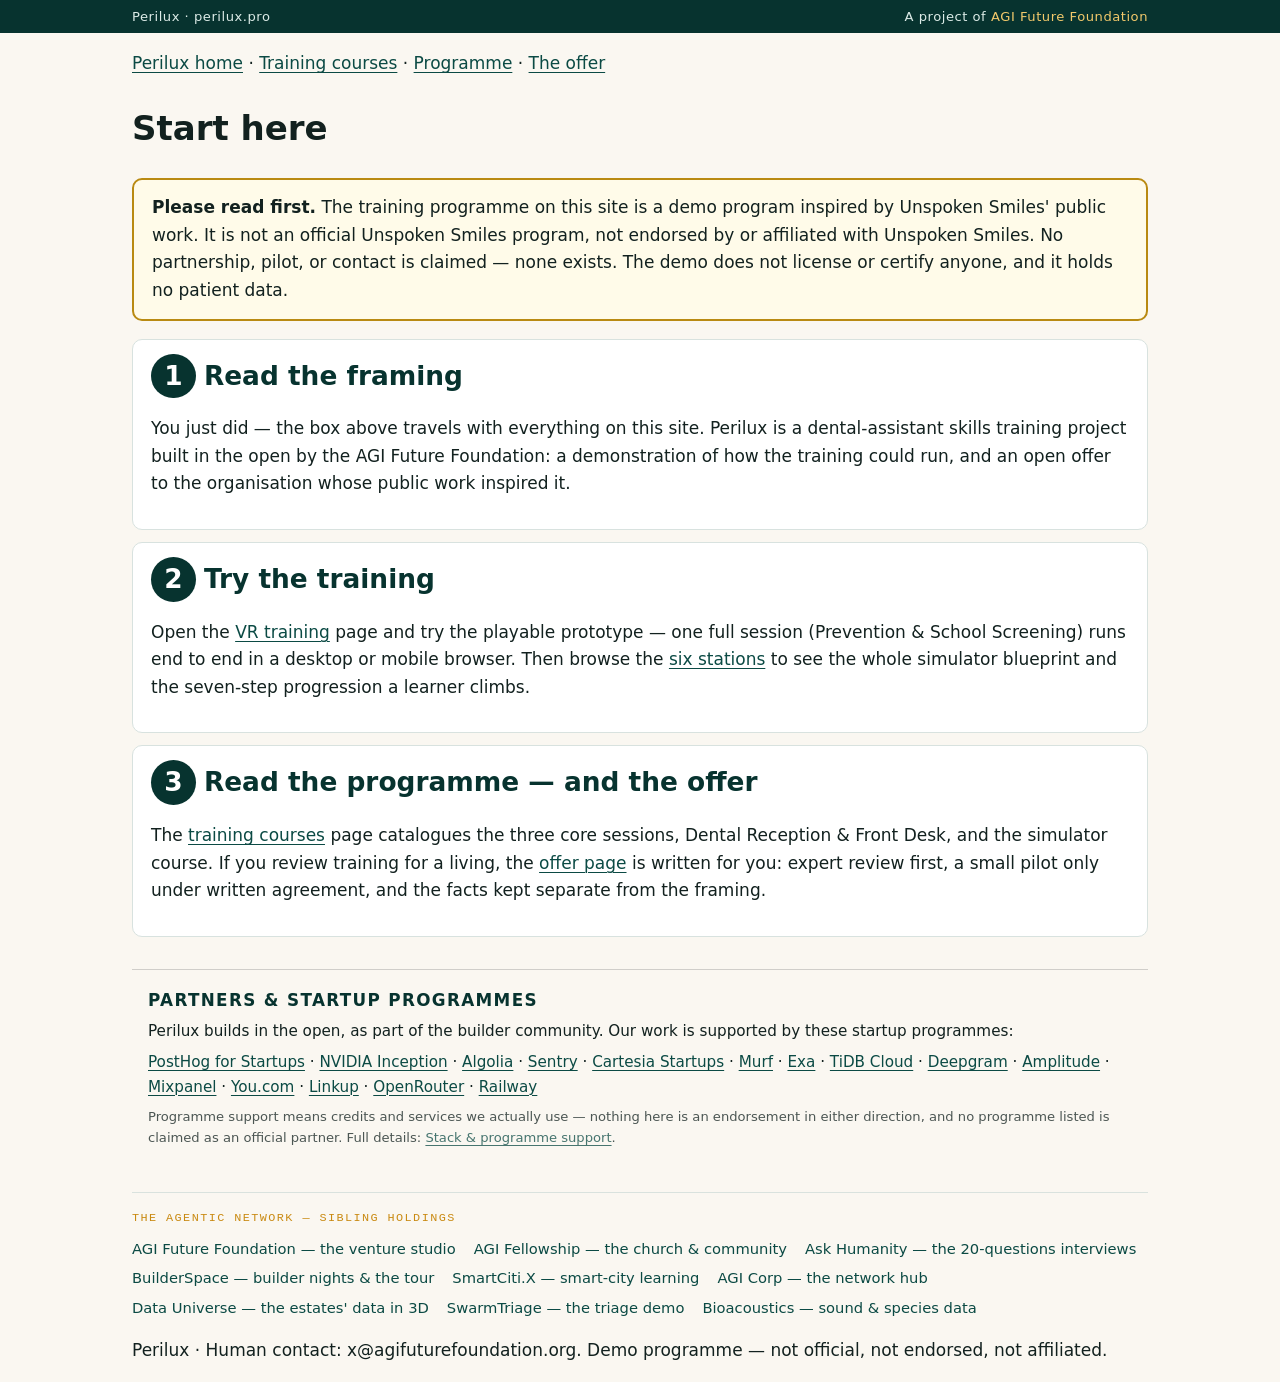
<file: start-here.html>
<!doctype html>
<html lang="en">
<head>
<meta charset="utf-8" />
<meta name="viewport" content="width=device-width, initial-scale=1" />
<title>Start here — Perilux</title>
<meta name="description" content="Three steps into Perilux: read the framing, try the VR training demo, and read the programme and the offer. Demo programme — not official, not endorsed, not affiliated." />
<link rel="canonical" href="https://perilux.pro/start-here.html" />
<meta property="og:type" content="website" />
<meta property="og:site_name" content="Perilux" />
<meta property="og:title" content="Start here — Perilux" />
<meta property="og:description" content="Three steps into Perilux: read the framing, try the VR training demo, and read the programme and the offer. Demo programme — not official, not endorsed, not affiliated." />
<meta property="og:url" content="https://perilux.pro/start-here.html" />
<meta property="og:image" content="https://perilux.pro/assets/og-card.png" />
<meta name="twitter:card" content="summary_large_image" />
<meta name="twitter:title" content="Start here — Perilux" />
<meta name="twitter:description" content="Three steps into Perilux: read the framing, try the VR training demo, and read the programme and the offer. Demo programme — not official, not endorsed, not affiliated." />
<meta name="twitter:image" content="https://perilux.pro/assets/og-card.png" />
<script type="application/ld+json">
{"@context":"https://schema.org","@type":"WebPage","url":"https://perilux.pro/start-here.html","name":"Start here — Perilux","isPartOf":{"@id":"https://perilux.pro/#site"},"publisher":{"@id":"https://perilux.pro/#org"}}
</script>
<link rel="stylesheet" href="assets/style.css" />
<link rel="icon" href="data:image/svg+xml,%3Csvg xmlns='http://www.w3.org/2000/svg' viewBox='0 0 32 32'%3E%3Ccircle cx='16' cy='16' r='14' fill='%2307332f'/%3E%3Ccircle cx='16' cy='16' r='6' fill='%23e8ac2c'/%3E%3C/svg%3E" />
<style>
  .framing{border:2px solid #b98a12;background:#fffbe9;border-radius:10px;padding:14px 18px;margin:18px 0}
  .step-x{background:#fff;border:1px solid #d8e2df;border-radius:10px;padding:14px 18px;margin:12px 0}
  .num{display:inline-block;background:#07332f;color:#fff;border-radius:50%;width:1.7em;height:1.7em;text-align:center;line-height:1.7em;margin-right:8px}
</style>
<script>
!function(t,e){var o,n,p,r;e.__SV||(window.posthog=e,e._i=[],e.init=function(i,s,a){function g(t,e){var o=e.split(".");2==o.length&&(t=t[o[0]],e=o[1]),t[e]=function(){t.push([e].concat(Array.prototype.slice.call(arguments,0)))}}(p=t.createElement("script")).type="text/javascript",p.crossOrigin="anonymous",p.async=!0,p.src=s.api_host.replace(".i.posthog.com","-assets.i.posthog.com")+"/static/array.js",(r=t.getElementsByTagName("script")[0]).parentNode.insertBefore(p,r);var u=e;for(void 0!==a?u=e[a]=[]:a="posthog",u.people=u.people||[],u.toString=function(t){var e="posthog";return"posthog"!==a&&(e+="."+a),t||(e+=" (stub)"),e},u.people.toString=function(){return u.toString(1)+".people (stub)"},o="init Ie Ts Ms Ee Es Rs capture Ge calculateEventProperties Os register register_once register_for_session unregister unregister_for_session js getFeatureFlag getFeatureFlagPayload isFeatureFlagEnabled reloadFeatureFlags updateEarlyAccessFeatureEnrollment getEarlyAccessFeatures on onFeatureFlags onSessionId getSurveys getActiveMatchingSurveys renderSurvey canRenderSurvey canRenderSurveyIdentified renderSurveyPreview identify setPersonProperties group resetGroups setPersonPropertiesForFlags resetPersonPropertiesForFlags setGroupPropertiesForFlags resetGroupPropertiesForFlags reset get_distinct_id getGroups get_session_id get_session_replay_url alias set_config startSessionRecording stopSessionRecording sessionRecordingStarted captureException loadToolbar get_property getSessionProperty zs As createPersonProfile Is opt_in_capturing opt_out_capturing has_opted_in_capturing has_opted_out_capturing clear_opt_out_capturing Ds getPageviewId captureTraceFeedback captureTraceMetric".split(" "),n=0;n<o.length;n++)g(u,o[n]);e._i.push([i,s,a])},e.__SV=1)}(document,window.posthog||[]);
posthog.init('phc_AfeseXtVkLCtEqQhj8mgTg3uCbFvioCdmTB2E4kZGxE2',{api_host:'https://us.i.posthog.com',defaults:'2025-05-24',autocapture:true,capture_pageview:true,session_recording:{maskAllInputs:true}})
</script>
</head>
<body>
<div class="brandbar"><div class="wrap"><span>Perilux · perilux.pro</span><span>A project of <a href="https://www.agifuturefoundation.org/">AGI Future Foundation</a></span></div></div>
<main class="wrap">
  <p><a href="index.html">Perilux home</a> · <a href="courses.html">Training courses</a> · <a href="programme.html">Programme</a> · <a href="offer.html">The offer</a></p>
  <h1>Start here</h1>

  <div class="framing"><strong>Please read first.</strong> The training programme on this site is a demo program inspired by Unspoken Smiles' public work. It is not an official Unspoken Smiles program, not endorsed by or affiliated with Unspoken Smiles. No partnership, pilot, or contact is claimed — none exists. The demo does not license or certify anyone, and it holds no patient data.</div>

  <div class="step-x"><h2><span class="num">1</span>Read the framing</h2>
  <p>You just did — the box above travels with everything on this site. Perilux is a dental-assistant skills training project built in the open by the AGI Future Foundation: a demonstration of how the training could run, and an open offer to the organisation whose public work inspired it.</p></div>

  <div class="step-x"><h2><span class="num">2</span>Try the training</h2>
  <p>Open the <a href="vr-training.html">VR training</a> page and try the playable prototype — one full session (Prevention &amp; School Screening) runs end to end in a desktop or mobile browser. Then browse the <a href="stations.html">six stations</a> to see the whole simulator blueprint and the seven-step progression a learner climbs.</p></div>

  <div class="step-x"><h2><span class="num">3</span>Read the programme — and the offer</h2>
  <p>The <a href="courses.html">training courses</a> page catalogues the three core sessions, Dental Reception &amp; Front Desk, and the simulator course. If you review training for a living, the <a href="offer.html">offer page</a> is written for you: expert review first, a small pilot only under written agreement, and the facts kept separate from the framing.</p></div>

  <section class="pband" data-pband="1"><style>.pband{border-top:1px solid rgba(128,128,128,.35);margin:2rem auto 0;padding:1.25rem 1rem;max-width:72rem;font-size:.95rem}.pband h2{font-size:1.05rem;text-transform:uppercase;letter-spacing:.08em;margin:0 0 .5rem}.pband p{margin:.4rem 0}.pband .pband-links a{white-space:nowrap}.pband .pband-note{font-size:.82rem;opacity:.75}</style><h2>Partners &amp; startup programmes</h2><p>Perilux builds in the open, as part of the builder community. Our work is supported by these startup programmes:</p><p class="pband-links"><a href="https://posthog.com">PostHog for Startups</a> &middot; <a href="https://www.nvidia.com/en-us/startups/">NVIDIA Inception</a> &middot; <a href="https://www.algolia.com">Algolia</a> &middot; <a href="https://sentry.io">Sentry</a> &middot; <a href="https://cartesia.ai">Cartesia Startups</a> &middot; <a href="https://murf.ai">Murf</a> &middot; <a href="https://exa.ai">Exa</a> &middot; <a href="https://www.pingcap.com">TiDB Cloud</a> &middot; <a href="https://deepgram.com">Deepgram</a> &middot; <a href="https://amplitude.com">Amplitude</a> &middot; <a href="https://mixpanel.com">Mixpanel</a> &middot; <a href="https://you.com">You.com</a> &middot; <a href="https://www.linkup.so">Linkup</a> &middot; <a href="https://openrouter.ai">OpenRouter</a> &middot; <a href="https://railway.com">Railway</a></p><p class="pband-note">Programme support means credits and services we actually use &mdash; nothing here is an endorsement in either direction, and no programme listed is claimed as an official partner. Full details: <a href="/partners.html">Stack &amp; programme support</a>.</p></section>
<footer>
  <div class="network">
    <p class="nethead">The agentic network — sibling holdings</p>
    <div class="links">
      <a href="https://agifuturefoundation.org">AGI Future Foundation — the venture studio</a>
      <a href="https://agifellowship.church">AGI Fellowship — the church &amp; community</a>
      <a href="https://ask.fellowship.chat">Ask Humanity — the 20-questions interviews</a>
      <a href="https://builderspace.tech">BuilderSpace — builder nights &amp; the tour</a>
      <a href="https://smartciti.space">SmartCiti.X — smart-city learning</a>
      <a href="https://agicorp.network">AGI Corp — the network hub</a>
      <a href="https://graphs.agicorp.network">Data Universe — the estates' data in 3D</a>
      <a href="https://triage.agicorp.network">SwarmTriage — the triage demo</a>
      <a href="https://bioacoustics.cloud">Bioacoustics — sound &amp; species data</a>
    </div>
  </div>
  <p>Perilux · Human contact: x@agifuturefoundation.org. Demo programme — not official, not endorsed, not affiliated.</p></footer>
</main>
</body>
</html>
</file>
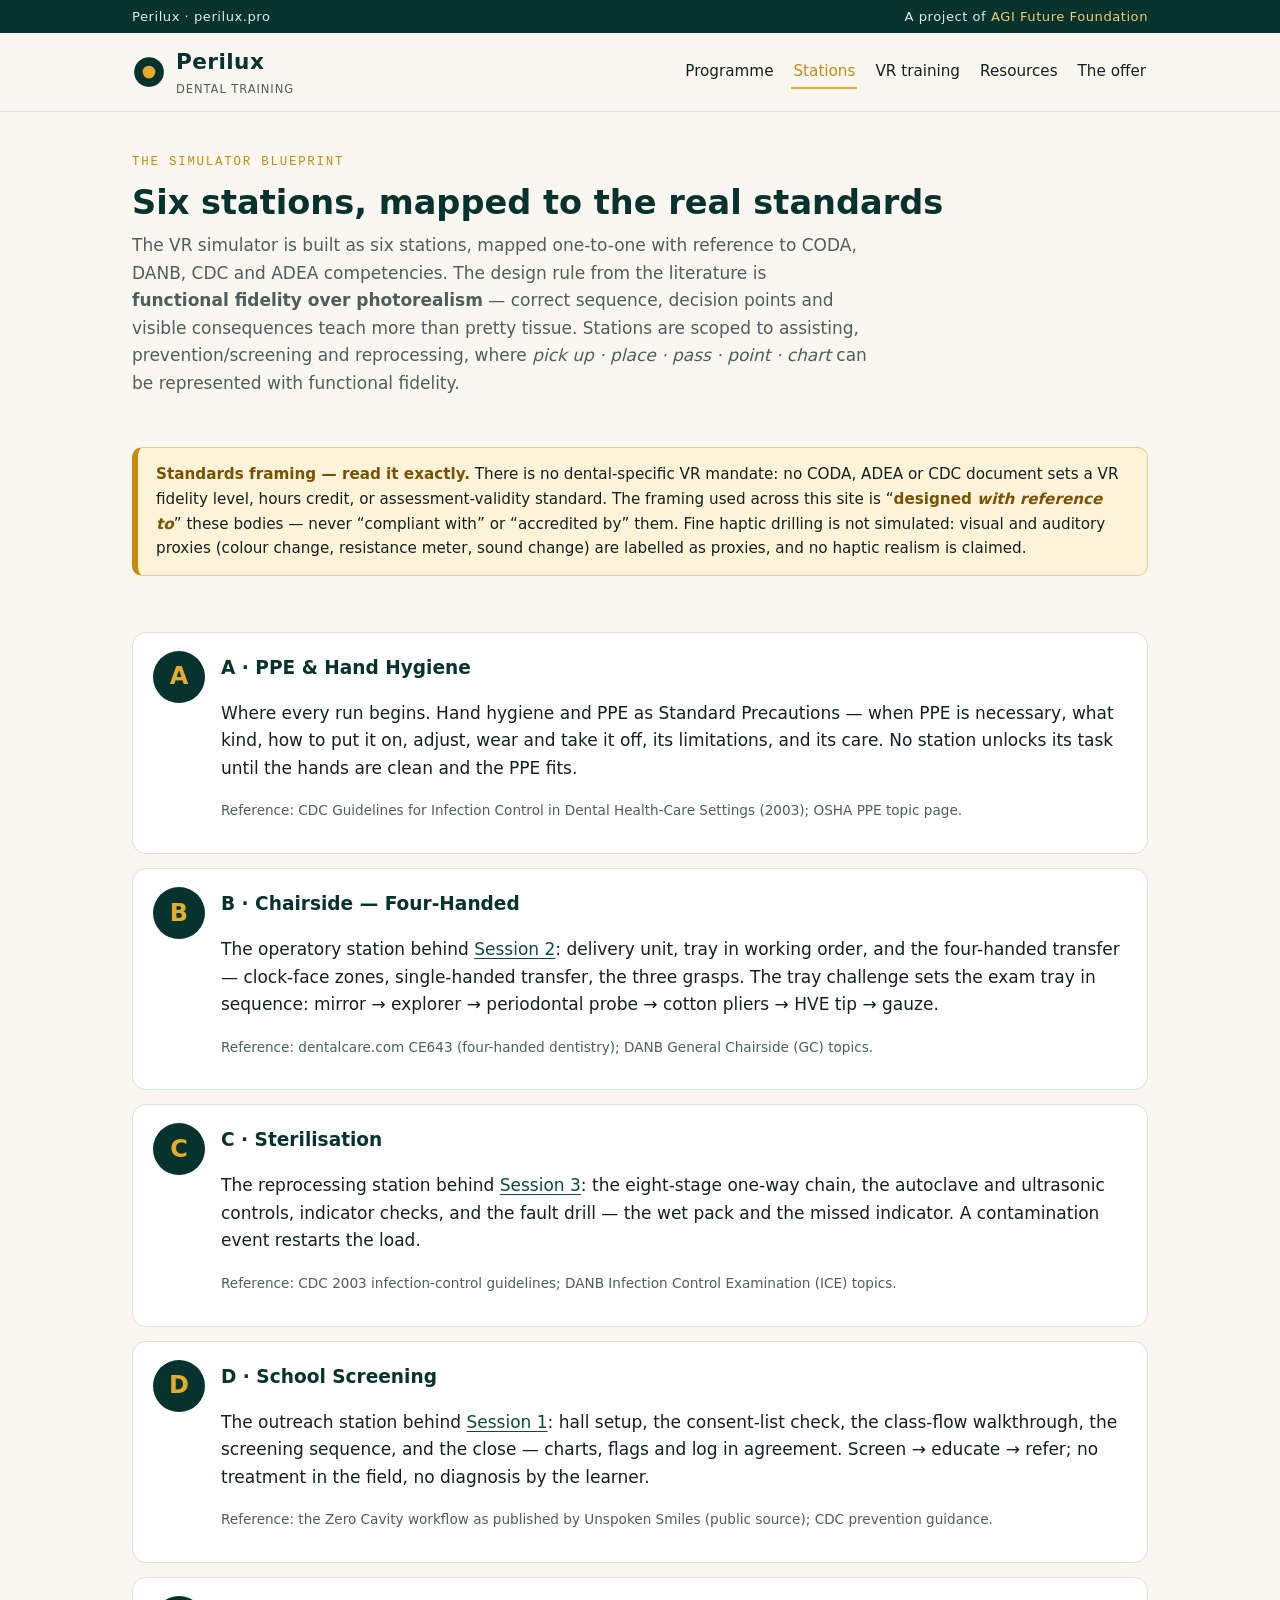
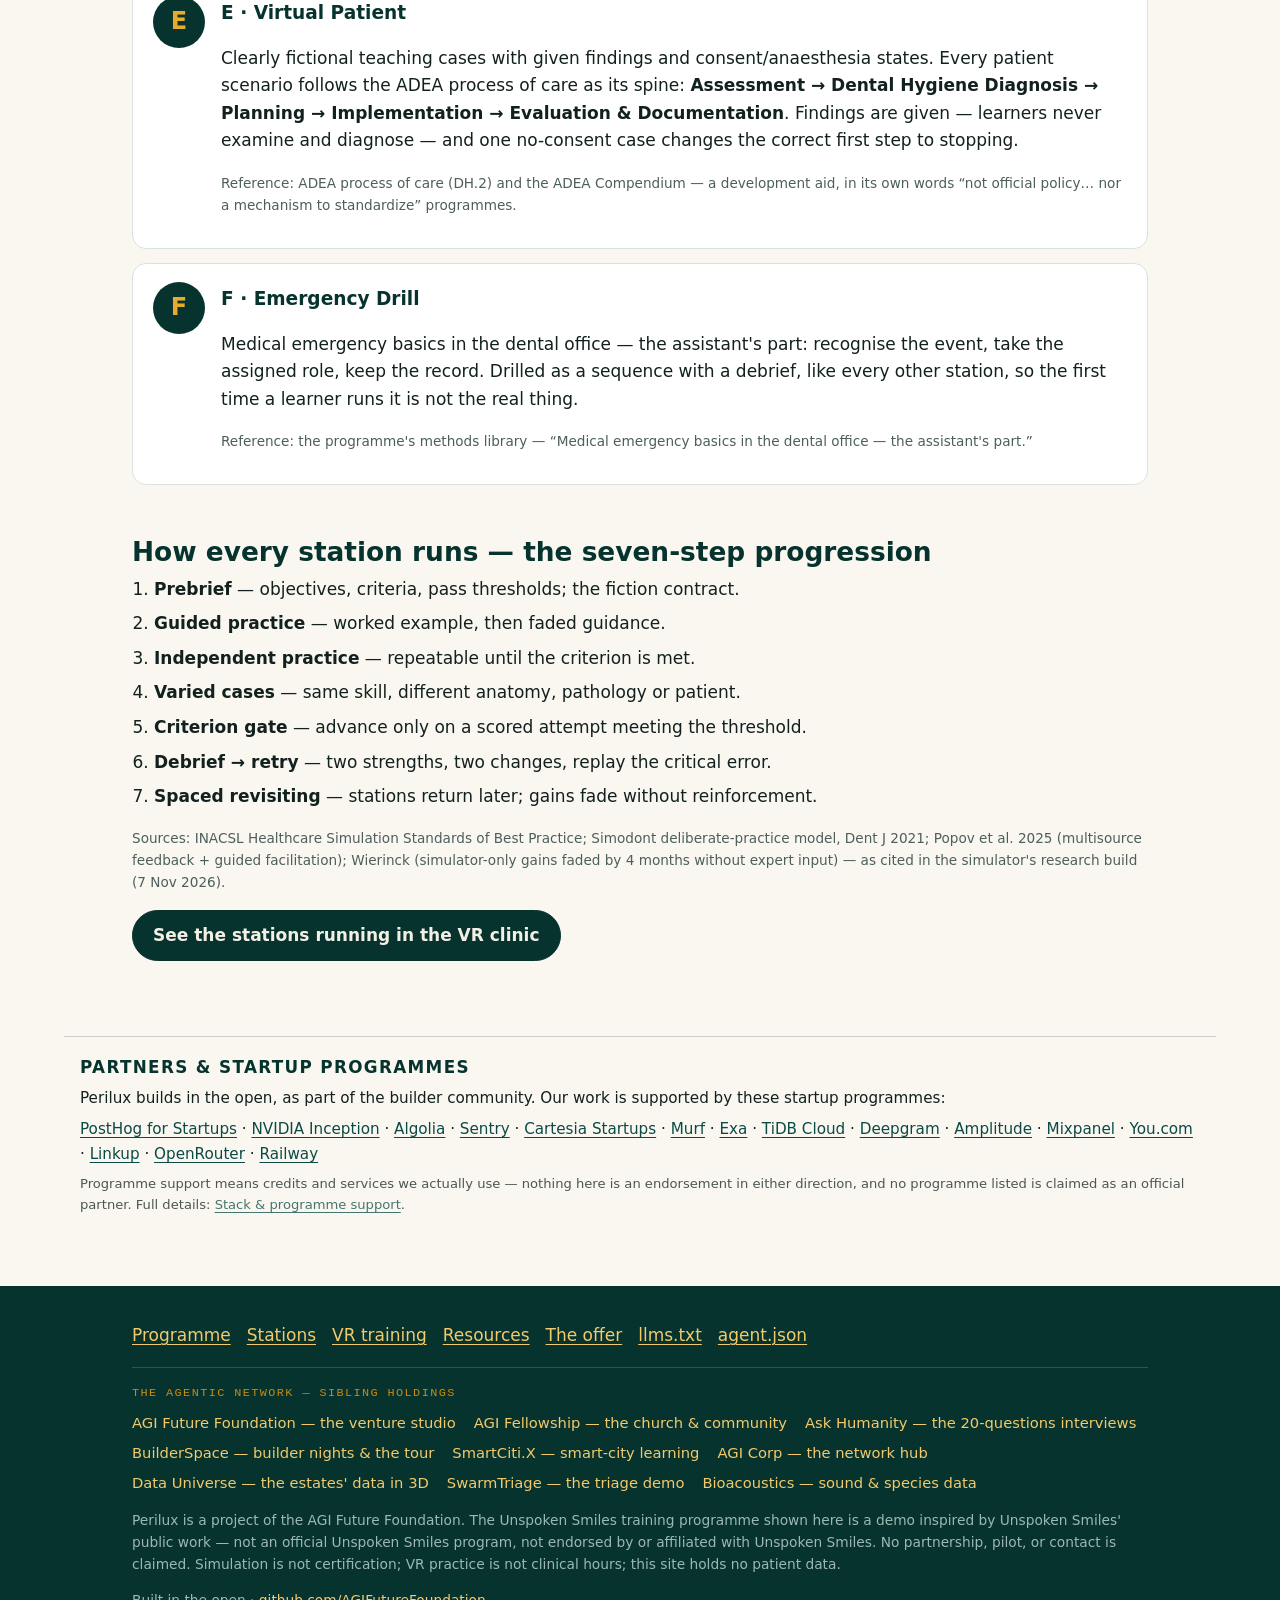
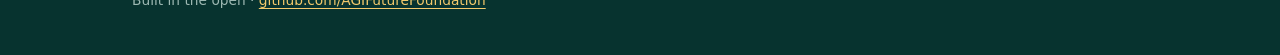
<file: stations.html>
<!doctype html>
<html lang="en">
<head>
<meta charset="utf-8" />
<meta name="viewport" content="width=device-width, initial-scale=1" />
<title>The six stations — Perilux VR simulator blueprint</title>
<meta name="description" content="The six-station blueprint of the Perilux VR simulator: PPE & Hand Hygiene, Chairside Four-Handed, Sterilisation, School Screening, Virtual Patient, Emergency Drill — mapped with reference to CODA, DANB, CDC and ADEA competencies." />
<link rel="canonical" href="https://perilux.pro/stations.html" />
<meta property="og:type" content="website" />
<meta property="og:site_name" content="Perilux" />
<meta property="og:title" content="The six stations — Perilux VR simulator blueprint" />
<meta property="og:description" content="The six-station blueprint of the Perilux VR simulator: PPE & Hand Hygiene, Chairside Four-Handed, Sterilisation, School Screening, Virtual Patient, Emergency Drill — mapped with reference to CODA, DANB, CDC and ADEA competencies." />
<meta property="og:url" content="https://perilux.pro/stations.html" />
<meta property="og:image" content="https://perilux.pro/assets/og-card.png" />
<meta name="twitter:card" content="summary_large_image" />
<meta name="twitter:title" content="The six stations — Perilux VR simulator blueprint" />
<meta name="twitter:description" content="The six-station blueprint of the Perilux VR simulator: PPE & Hand Hygiene, Chairside Four-Handed, Sterilisation, School Screening, Virtual Patient, Emergency Drill — mapped with reference to CODA, DANB, CDC and ADEA competencies." />
<meta name="twitter:image" content="https://perilux.pro/assets/og-card.png" />
<script type="application/ld+json">
{"@context":"https://schema.org","@type":"WebPage","url":"https://perilux.pro/stations.html","name":"The six stations — Perilux VR simulator blueprint","isPartOf":{"@id":"https://perilux.pro/#site"},"publisher":{"@id":"https://perilux.pro/#org"}}
</script>
<link rel="stylesheet" href="assets/style.css" />
<link rel="icon" href="data:image/svg+xml,%3Csvg xmlns='http://www.w3.org/2000/svg' viewBox='0 0 32 32'%3E%3Ccircle cx='16' cy='16' r='14' fill='%2307332f'/%3E%3Ccircle cx='16' cy='16' r='6' fill='%23e8ac2c'/%3E%3C/svg%3E" />
<script>
!function(t,e){var o,n,p,r;e.__SV||(window.posthog=e,e._i=[],e.init=function(i,s,a){function g(t,e){var o=e.split(".");2==o.length&&(t=t[o[0]],e=o[1]),t[e]=function(){t.push([e].concat(Array.prototype.slice.call(arguments,0)))}}(p=t.createElement("script")).type="text/javascript",p.crossOrigin="anonymous",p.async=!0,p.src=s.api_host.replace(".i.posthog.com","-assets.i.posthog.com")+"/static/array.js",(r=t.getElementsByTagName("script")[0]).parentNode.insertBefore(p,r);var u=e;for(void 0!==a?u=e[a]=[]:a="posthog",u.people=u.people||[],u.toString=function(t){var e="posthog";return"posthog"!==a&&(e+="."+a),t||(e+=" (stub)"),e},u.people.toString=function(){return u.toString(1)+".people (stub)"},o="init Ie Ts Ms Ee Es Rs capture Ge calculateEventProperties Os register register_once register_for_session unregister unregister_for_session js getFeatureFlag getFeatureFlagPayload isFeatureFlagEnabled reloadFeatureFlags updateEarlyAccessFeatureEnrollment getEarlyAccessFeatures on onFeatureFlags onSessionId getSurveys getActiveMatchingSurveys renderSurvey canRenderSurvey canRenderSurveyIdentified renderSurveyPreview identify setPersonProperties group resetGroups setPersonPropertiesForFlags resetPersonPropertiesForFlags setGroupPropertiesForFlags resetGroupPropertiesForFlags reset get_distinct_id getGroups get_session_id get_session_replay_url alias set_config startSessionRecording stopSessionRecording sessionRecordingStarted captureException loadToolbar get_property getSessionProperty zs As createPersonProfile Is opt_in_capturing opt_out_capturing has_opted_in_capturing has_opted_out_capturing clear_opt_out_capturing Ds getPageviewId captureTraceFeedback captureTraceMetric".split(" "),n=0;n<o.length;n++)g(u,o[n]);e._i.push([i,s,a])},e.__SV=1)}(document,window.posthog||[]);
posthog.init('phc_AfeseXtVkLCtEqQhj8mgTg3uCbFvioCdmTB2E4kZGxE2',{api_host:'https://us.i.posthog.com',defaults:'2025-05-24',autocapture:true,capture_pageview:true,session_recording:{maskAllInputs:true}})
</script>
</head>
<body>
<div class="brandbar"><div class="wrap"><span>Perilux · perilux.pro</span><span>A project of <a href="https://www.agifuturefoundation.org/">AGI Future Foundation</a></span></div></div>
<header class="site"><div class="wrap">
  <a class="logo" href="index.html" aria-label="Perilux home">
    <svg width="34" height="34" viewBox="0 0 32 32" role="img" aria-label="Perilux mark: a gold point of light in a teal ring"><circle cx="16" cy="16" r="14" fill="#07332f"/><circle cx="16" cy="16" r="6" fill="#e8ac2c"/></svg>
    <span><strong>Perilux</strong><span class="tag">Dental training</span></span>
  </a>
  <nav class="main" aria-label="Main">
    <a href="programme.html">Programme</a>
    <a href="stations.html" aria-current="page">Stations</a>
    <a href="vr-training.html">VR training</a>
    <a href="resources.html">Resources</a>
    <a href="offer.html">The offer</a>
  </nav>
</div></header>

<main><div class="wrap">

  <section class="block">
    <p class="eyebrow" style="color:var(--amber)">The simulator blueprint</p>
    <h2 style="font-size:2.1rem">Six stations, mapped to the real standards</h2>
    <p class="sub">The VR simulator is built as six stations, mapped one-to-one with reference
    to CODA, DANB, CDC and ADEA competencies. The design rule from the literature is
    <strong>functional fidelity over photorealism</strong> — correct sequence, decision points
    and visible consequences teach more than pretty tissue. Stations are scoped to assisting,
    prevention/screening and reprocessing, where <em>pick up · place · pass · point · chart</em>
    can be represented with functional fidelity.</p>
  </section>

  <div class="notice" role="note">
    <p><strong>Standards framing — read it exactly.</strong> There is no dental-specific VR
    mandate: no CODA, ADEA or CDC document sets a VR fidelity level, hours credit, or
    assessment-validity standard. The framing used across this site is
    “<strong>designed <em>with reference to</em></strong>” these bodies — never “compliant
    with” or “accredited by” them. Fine haptic drilling is not simulated: visual and auditory
    proxies (colour change, resistance meter, sound change) are labelled as proxies, and no
    haptic realism is claimed.</p>
  </div>

  <section class="block">
    <div class="station">
      <div class="letter" aria-hidden="true">A</div>
      <div>
        <h3>A · PPE &amp; Hand Hygiene</h3>
        <p>Where every run begins. Hand hygiene and PPE as Standard Precautions — when PPE is
        necessary, what kind, how to put it on, adjust, wear and take it off, its limitations,
        and its care. No station unlocks its task until the hands are clean and the PPE fits.</p>
        <p class="src">Reference: CDC Guidelines for Infection Control in Dental Health-Care
        Settings (2003); OSHA PPE topic page.</p>
      </div>
    </div>
    <div class="station">
      <div class="letter" aria-hidden="true">B</div>
      <div>
        <h3>B · Chairside — Four-Handed</h3>
        <p>The operatory station behind <a href="sessions/chairside-assisting.html">Session 2</a>:
        delivery unit, tray in working order, and the four-handed transfer — clock-face zones,
        single-handed transfer, the three grasps. The tray challenge sets the exam tray in
        sequence: mirror → explorer → periodontal probe → cotton pliers → HVE tip → gauze.</p>
        <p class="src">Reference: dentalcare.com CE643 (four-handed dentistry); DANB General
        Chairside (GC) topics.</p>
      </div>
    </div>
    <div class="station">
      <div class="letter" aria-hidden="true">C</div>
      <div>
        <h3>C · Sterilisation</h3>
        <p>The reprocessing station behind <a href="sessions/sterilization-operatory-setup.html">Session 3</a>:
        the eight-stage one-way chain, the autoclave and ultrasonic controls, indicator checks,
        and the fault drill — the wet pack and the missed indicator. A contamination event
        restarts the load.</p>
        <p class="src">Reference: CDC 2003 infection-control guidelines; DANB Infection Control
        Examination (ICE) topics.</p>
      </div>
    </div>
    <div class="station">
      <div class="letter" aria-hidden="true">D</div>
      <div>
        <h3>D · School Screening</h3>
        <p>The outreach station behind <a href="sessions/prevention-school-screening.html">Session 1</a>:
        hall setup, the consent-list check, the class-flow walkthrough, the screening sequence,
        and the close — charts, flags and log in agreement. Screen → educate → refer; no
        treatment in the field, no diagnosis by the learner.</p>
        <p class="src">Reference: the Zero Cavity workflow as published by Unspoken Smiles
        (public source); CDC prevention guidance.</p>
      </div>
    </div>
    <div class="station">
      <div class="letter" aria-hidden="true">E</div>
      <div>
        <h3>E · Virtual Patient</h3>
        <p>Clearly fictional teaching cases with given findings and consent/anaesthesia states.
        Every patient scenario follows the ADEA process of care as its spine:
        <strong>Assessment → Dental Hygiene Diagnosis → Planning → Implementation →
        Evaluation &amp; Documentation</strong>. Findings are given — learners never examine
        and diagnose — and one no-consent case changes the correct first step to stopping.</p>
        <p class="src">Reference: ADEA process of care (DH.2) and the ADEA Compendium — a
        development aid, in its own words “not official policy… nor a mechanism to standardize”
        programmes.</p>
      </div>
    </div>
    <div class="station">
      <div class="letter" aria-hidden="true">F</div>
      <div>
        <h3>F · Emergency Drill</h3>
        <p>Medical emergency basics in the dental office — the assistant's part: recognise the
        event, take the assigned role, keep the record. Drilled as a sequence with a debrief,
        like every other station, so the first time a learner runs it is not the real thing.</p>
        <p class="src">Reference: the programme's methods library — “Medical emergency basics in
        the dental office — the assistant's part.”</p>
      </div>
    </div>
  </section>

  <section class="block">
    <h2>How every station runs — the seven-step progression</h2>
    <ol class="steps">
      <li><strong>Prebrief</strong> — objectives, criteria, pass thresholds; the fiction contract.</li>
      <li><strong>Guided practice</strong> — worked example, then faded guidance.</li>
      <li><strong>Independent practice</strong> — repeatable until the criterion is met.</li>
      <li><strong>Varied cases</strong> — same skill, different anatomy, pathology or patient.</li>
      <li><strong>Criterion gate</strong> — advance only on a scored attempt meeting the threshold.</li>
      <li><strong>Debrief → retry</strong> — two strengths, two changes, replay the critical error.</li>
      <li><strong>Spaced revisiting</strong> — stations return later; gains fade without reinforcement.</li>
    </ol>
    <p class="src">Sources: INACSL Healthcare Simulation Standards of Best Practice; Simodont
    deliberate-practice model, Dent J 2021; Popov et al. 2025 (multisource feedback + guided
    facilitation); Wierinck (simulator-only gains faded by 4 months without expert input) —
    as cited in the simulator's research build (7 Nov 2026).</p>
    <p><a class="btn dark" href="vr-training.html">See the stations running in the VR clinic</a></p>
  </section>

</div></main>

<section class="pband" data-pband="1"><style>.pband{border-top:1px solid rgba(128,128,128,.35);margin:2rem auto 0;padding:1.25rem 1rem;max-width:72rem;font-size:.95rem}.pband h2{font-size:1.05rem;text-transform:uppercase;letter-spacing:.08em;margin:0 0 .5rem}.pband p{margin:.4rem 0}.pband .pband-links a{white-space:nowrap}.pband .pband-note{font-size:.82rem;opacity:.75}</style><h2>Partners &amp; startup programmes</h2><p>Perilux builds in the open, as part of the builder community. Our work is supported by these startup programmes:</p><p class="pband-links"><a href="https://posthog.com">PostHog for Startups</a> &middot; <a href="https://www.nvidia.com/en-us/startups/">NVIDIA Inception</a> &middot; <a href="https://www.algolia.com">Algolia</a> &middot; <a href="https://sentry.io">Sentry</a> &middot; <a href="https://cartesia.ai">Cartesia Startups</a> &middot; <a href="https://murf.ai">Murf</a> &middot; <a href="https://exa.ai">Exa</a> &middot; <a href="https://www.pingcap.com">TiDB Cloud</a> &middot; <a href="https://deepgram.com">Deepgram</a> &middot; <a href="https://amplitude.com">Amplitude</a> &middot; <a href="https://mixpanel.com">Mixpanel</a> &middot; <a href="https://you.com">You.com</a> &middot; <a href="https://www.linkup.so">Linkup</a> &middot; <a href="https://openrouter.ai">OpenRouter</a> &middot; <a href="https://railway.com">Railway</a></p><p class="pband-note">Programme support means credits and services we actually use &mdash; nothing here is an endorsement in either direction, and no programme listed is claimed as an official partner. Full details: <a href="/partners.html">Stack &amp; programme support</a>.</p></section>
<footer class="site"><div class="wrap">
  <nav aria-label="Footer">
    <a href="programme.html">Programme</a><a href="stations.html">Stations</a>
    <a href="vr-training.html">VR training</a><a href="resources.html">Resources</a>
    <a href="offer.html">The offer</a><a href="llms.txt">llms.txt</a><a href="agent.json">agent.json</a>
  </nav>
  <div class="network">
    <p class="nethead">The agentic network — sibling holdings</p>
    <div class="links">
      <a href="https://agifuturefoundation.org">AGI Future Foundation — the venture studio</a>
      <a href="https://agifellowship.church">AGI Fellowship — the church &amp; community</a>
      <a href="https://ask.fellowship.chat">Ask Humanity — the 20-questions interviews</a>
      <a href="https://builderspace.tech">BuilderSpace — builder nights &amp; the tour</a>
      <a href="https://smartciti.space">SmartCiti.X — smart-city learning</a>
      <a href="https://agicorp.network">AGI Corp — the network hub</a>
      <a href="https://graphs.agicorp.network">Data Universe — the estates' data in 3D</a>
      <a href="https://triage.agicorp.network">SwarmTriage — the triage demo</a>
      <a href="https://bioacoustics.cloud">Bioacoustics — sound &amp; species data</a>
    </div>
  </div>
  <p class="fine">Perilux is a project of the AGI Future Foundation. The Unspoken Smiles training
  programme shown here is a demo inspired by Unspoken Smiles' public work — not an official
  Unspoken Smiles program, not endorsed by or affiliated with Unspoken Smiles. No partnership,
  pilot, or contact is claimed. Simulation is not certification; VR practice is not clinical
  hours; this site holds no patient data.</p>
  <p class="fine">Built in the open · <a href="https://github.com/AGIFutureFoundation">github.com/AGIFutureFoundation</a></p>
</div></footer>
</body>
</html>
</file>
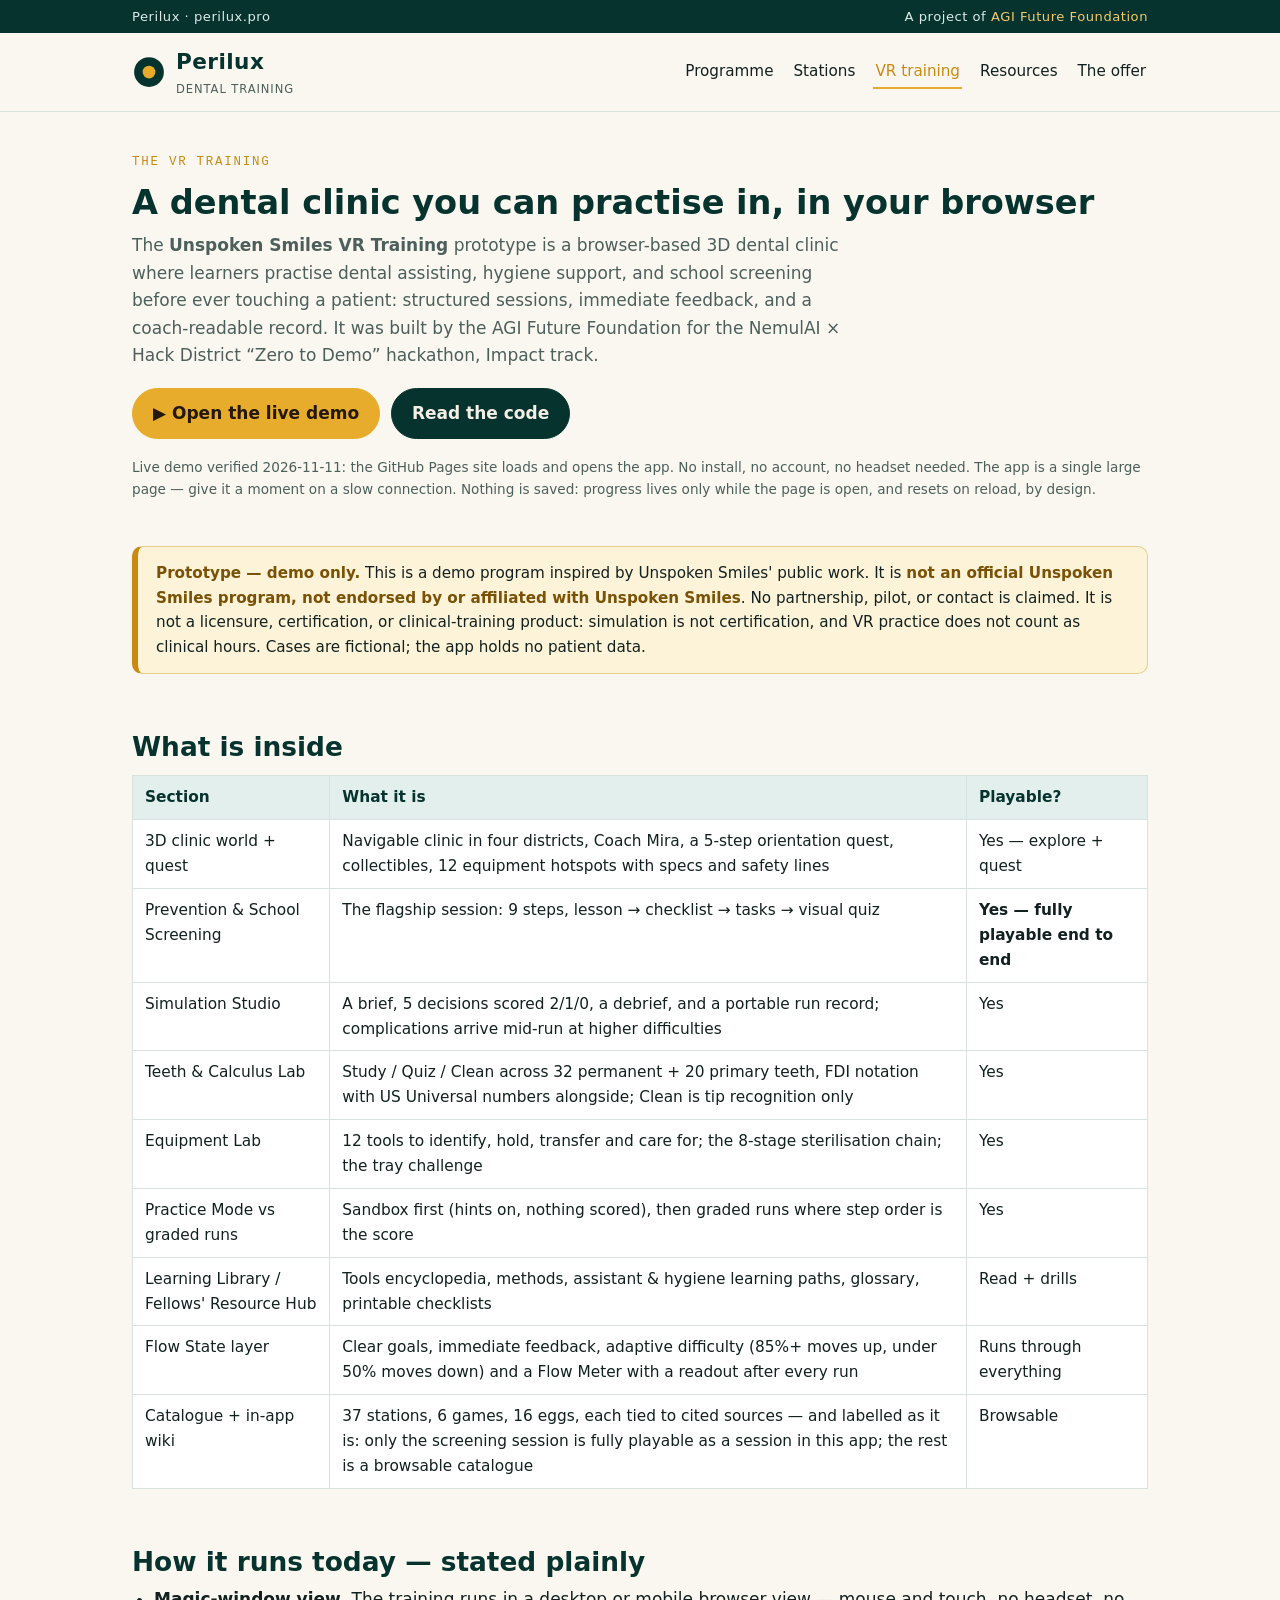
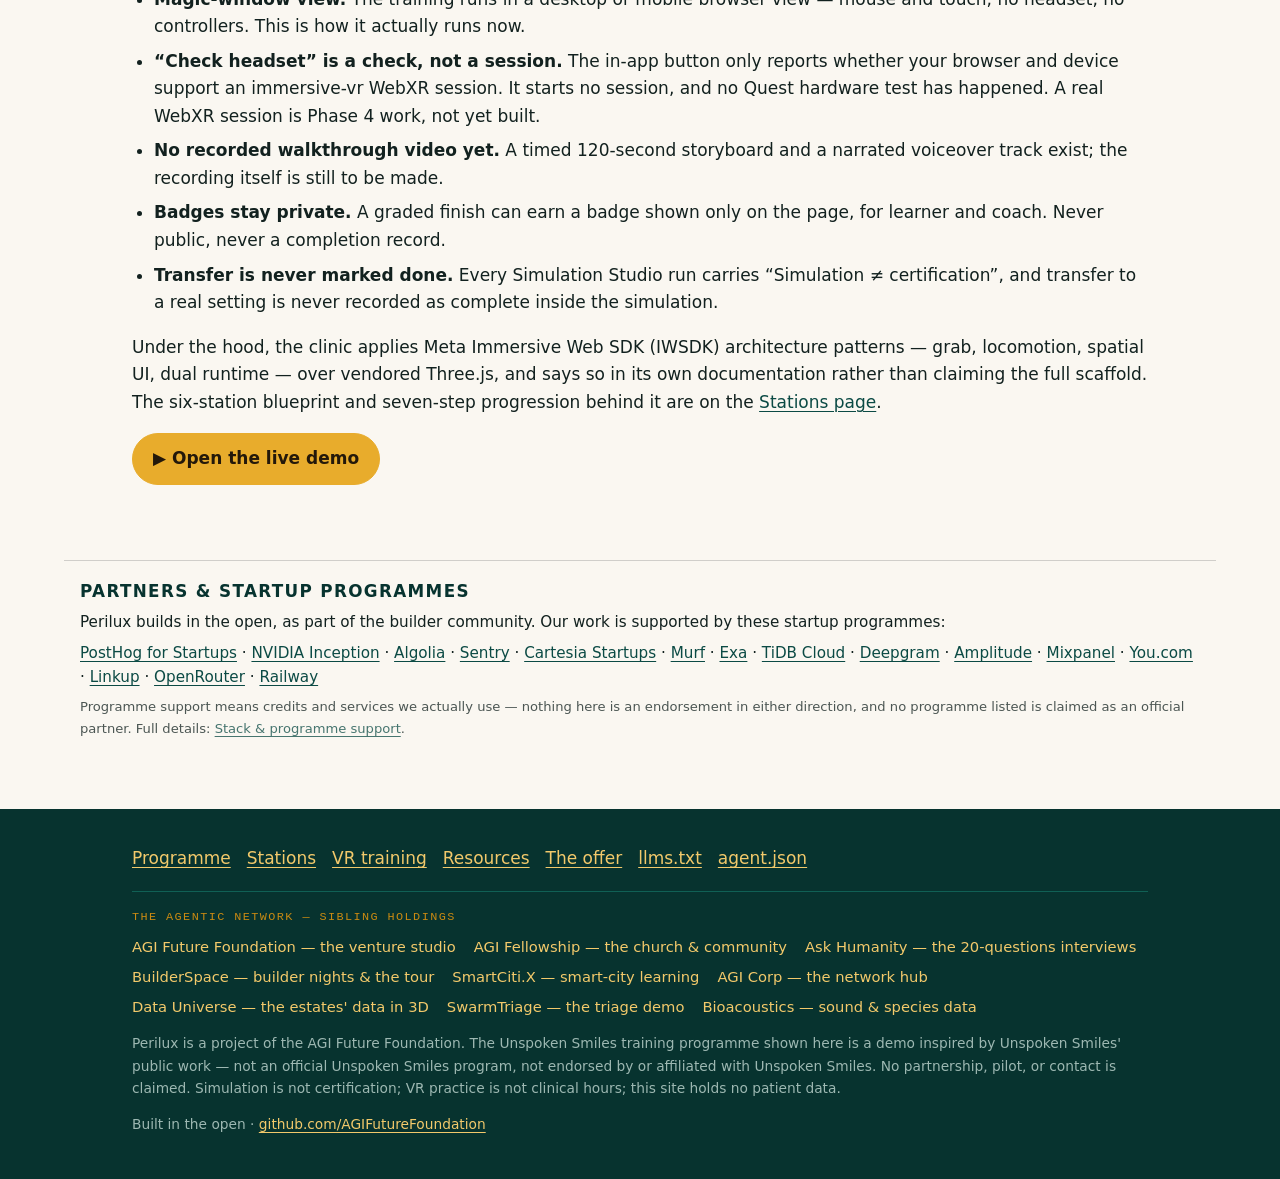
<file: vr-training.html>
<!doctype html>
<html lang="en">
<head>
<meta charset="utf-8" />
<meta name="viewport" content="width=device-width, initial-scale=1" />
<title>VR training — the playable clinic — Perilux</title>
<meta name="description" content="The Unspoken Smiles VR Training prototype: a browser-based 3D dental clinic with a fully playable screening session, two labs, a simulation studio and a learning library. Live demo on GitHub Pages. Prototype — demo only, not official, not endorsed, not affiliated." />
<link rel="canonical" href="https://perilux.pro/vr-training.html" />
<meta property="og:type" content="website" />
<meta property="og:site_name" content="Perilux" />
<meta property="og:title" content="VR training — the playable clinic — Perilux" />
<meta property="og:description" content="The Unspoken Smiles VR Training prototype: a browser-based 3D dental clinic with a fully playable screening session, two labs, a simulation studio and a learning library. Live demo on GitHub Pages. Prototype — demo only, not official, not endorsed, not affiliated." />
<meta property="og:url" content="https://perilux.pro/vr-training.html" />
<meta property="og:image" content="https://perilux.pro/assets/og-card.png" />
<meta name="twitter:card" content="summary_large_image" />
<meta name="twitter:title" content="VR training — the playable clinic — Perilux" />
<meta name="twitter:description" content="The Unspoken Smiles VR Training prototype: a browser-based 3D dental clinic with a fully playable screening session, two labs, a simulation studio and a learning library. Live demo on GitHub Pages. Prototype — demo only, not official, not endorsed, not affiliated." />
<meta name="twitter:image" content="https://perilux.pro/assets/og-card.png" />
<script type="application/ld+json">
{"@context":"https://schema.org","@graph":[
{"@type":"WebPage","url":"https://perilux.pro/vr-training.html","name":"VR training — the playable clinic — Perilux","isPartOf":{"@id":"https://perilux.pro/#site"},"publisher":{"@id":"https://perilux.pro/#org"}},
{"@type":"SoftwareApplication","name":"Perilux VR training prototype","applicationCategory":"EducationalApplication","operatingSystem":"Web browser","url":"https://agifuturefoundation.github.io/UnspokenSmiled-VR/","description":"A browser-based 3D dental clinic prototype: one fully playable session (Prevention & School Screening), two labs, a simulation studio and a learning library. Demo only — not official, not endorsed, not affiliated."}
]}
</script>
<link rel="stylesheet" href="assets/style.css" />
<link rel="icon" href="data:image/svg+xml,%3Csvg xmlns='http://www.w3.org/2000/svg' viewBox='0 0 32 32'%3E%3Ccircle cx='16' cy='16' r='14' fill='%2307332f'/%3E%3Ccircle cx='16' cy='16' r='6' fill='%23e8ac2c'/%3E%3C/svg%3E" />
<script>
!function(t,e){var o,n,p,r;e.__SV||(window.posthog=e,e._i=[],e.init=function(i,s,a){function g(t,e){var o=e.split(".");2==o.length&&(t=t[o[0]],e=o[1]),t[e]=function(){t.push([e].concat(Array.prototype.slice.call(arguments,0)))}}(p=t.createElement("script")).type="text/javascript",p.crossOrigin="anonymous",p.async=!0,p.src=s.api_host.replace(".i.posthog.com","-assets.i.posthog.com")+"/static/array.js",(r=t.getElementsByTagName("script")[0]).parentNode.insertBefore(p,r);var u=e;for(void 0!==a?u=e[a]=[]:a="posthog",u.people=u.people||[],u.toString=function(t){var e="posthog";return"posthog"!==a&&(e+="."+a),t||(e+=" (stub)"),e},u.people.toString=function(){return u.toString(1)+".people (stub)"},o="init Ie Ts Ms Ee Es Rs capture Ge calculateEventProperties Os register register_once register_for_session unregister unregister_for_session js getFeatureFlag getFeatureFlagPayload isFeatureFlagEnabled reloadFeatureFlags updateEarlyAccessFeatureEnrollment getEarlyAccessFeatures on onFeatureFlags onSessionId getSurveys getActiveMatchingSurveys renderSurvey canRenderSurvey canRenderSurveyIdentified renderSurveyPreview identify setPersonProperties group resetGroups setPersonPropertiesForFlags resetPersonPropertiesForFlags setGroupPropertiesForFlags resetGroupPropertiesForFlags reset get_distinct_id getGroups get_session_id get_session_replay_url alias set_config startSessionRecording stopSessionRecording sessionRecordingStarted captureException loadToolbar get_property getSessionProperty zs As createPersonProfile Is opt_in_capturing opt_out_capturing has_opted_in_capturing has_opted_out_capturing clear_opt_out_capturing Ds getPageviewId captureTraceFeedback captureTraceMetric".split(" "),n=0;n<o.length;n++)g(u,o[n]);e._i.push([i,s,a])},e.__SV=1)}(document,window.posthog||[]);
posthog.init('phc_AfeseXtVkLCtEqQhj8mgTg3uCbFvioCdmTB2E4kZGxE2',{api_host:'https://us.i.posthog.com',defaults:'2025-05-24',autocapture:true,capture_pageview:true,session_recording:{maskAllInputs:true}})
</script>
</head>
<body>
<div class="brandbar"><div class="wrap"><span>Perilux · perilux.pro</span><span>A project of <a href="https://www.agifuturefoundation.org/">AGI Future Foundation</a></span></div></div>
<header class="site"><div class="wrap">
  <a class="logo" href="index.html" aria-label="Perilux home">
    <svg width="34" height="34" viewBox="0 0 32 32" role="img" aria-label="Perilux mark: a gold point of light in a teal ring"><circle cx="16" cy="16" r="14" fill="#07332f"/><circle cx="16" cy="16" r="6" fill="#e8ac2c"/></svg>
    <span><strong>Perilux</strong><span class="tag">Dental training</span></span>
  </a>
  <nav class="main" aria-label="Main">
    <a href="programme.html">Programme</a>
    <a href="stations.html">Stations</a>
    <a href="vr-training.html" aria-current="page">VR training</a>
    <a href="resources.html">Resources</a>
    <a href="offer.html">The offer</a>
  </nav>
</div></header>

<main><div class="wrap">

  <section class="block">
    <p class="eyebrow" style="color:var(--amber)">The VR training</p>
    <h2 style="font-size:2.1rem">A dental clinic you can practise in, in your browser</h2>
    <p class="sub">The <strong>Unspoken Smiles VR Training</strong> prototype is a browser-based
    3D dental clinic where learners practise dental assisting, hygiene support, and school
    screening before ever touching a patient: structured sessions, immediate feedback, and a
    coach-readable record. It was built by the AGI Future Foundation for the NemulAI × Hack
    District “Zero to Demo” hackathon, Impact track.</p>
    <p>
      <a class="btn" href="https://agifuturefoundation.github.io/UnspokenSmiled-VR/">▶ Open the live demo</a>
      &nbsp;<a class="btn dark" href="https://github.com/AGIFutureFoundation/UnspokenSmiled-VR">Read the code</a>
    </p>
    <p class="src">Live demo verified 2026-11-11: the GitHub Pages site loads and opens the
    app. No install, no account, no headset needed. The app is a single large page — give it a
    moment on a slow connection. Nothing is saved: progress lives only while the page is open,
    and resets on reload, by design.</p>
  </section>

  <div class="notice" role="note">
    <p><strong>Prototype — demo only.</strong> This is a demo program inspired by Unspoken
    Smiles' public work. It is <strong>not an official Unspoken Smiles program, not endorsed by
    or affiliated with Unspoken Smiles</strong>. No partnership, pilot, or contact is claimed.
    It is not a licensure, certification, or clinical-training product: simulation is not
    certification, and VR practice does not count as clinical hours. Cases are fictional; the
    app holds no patient data.</p>
  </div>

  <section class="block">
    <h2>What is inside</h2>
    <table>
      <thead><tr><th scope="col">Section</th><th scope="col">What it is</th><th scope="col">Playable?</th></tr></thead>
      <tbody>
        <tr><td>3D clinic world + quest</td><td>Navigable clinic in four districts, Coach Mira, a 5-step orientation quest, collectibles, 12 equipment hotspots with specs and safety lines</td><td>Yes — explore + quest</td></tr>
        <tr><td>Prevention &amp; School Screening</td><td>The flagship session: 9 steps, lesson → checklist → tasks → visual quiz</td><td><strong>Yes — fully playable end to end</strong></td></tr>
        <tr><td>Simulation Studio</td><td>A brief, 5 decisions scored 2/1/0, a debrief, and a portable run record; complications arrive mid-run at higher difficulties</td><td>Yes</td></tr>
        <tr><td>Teeth &amp; Calculus Lab</td><td>Study / Quiz / Clean across 32 permanent + 20 primary teeth, FDI notation with US Universal numbers alongside; Clean is tip recognition only</td><td>Yes</td></tr>
        <tr><td>Equipment Lab</td><td>12 tools to identify, hold, transfer and care for; the 8-stage sterilisation chain; the tray challenge</td><td>Yes</td></tr>
        <tr><td>Practice Mode vs graded runs</td><td>Sandbox first (hints on, nothing scored), then graded runs where step order is the score</td><td>Yes</td></tr>
        <tr><td>Learning Library / Fellows' Resource Hub</td><td>Tools encyclopedia, methods, assistant &amp; hygiene learning paths, glossary, printable checklists</td><td>Read + drills</td></tr>
        <tr><td>Flow State layer</td><td>Clear goals, immediate feedback, adaptive difficulty (85%+ moves up, under 50% moves down) and a Flow Meter with a readout after every run</td><td>Runs through everything</td></tr>
        <tr><td>Catalogue + in-app wiki</td><td>37 stations, 6 games, 16 eggs, each tied to cited sources — and labelled as it is: only the screening session is fully playable as a session in this app; the rest is a browsable catalogue</td><td>Browsable</td></tr>
      </tbody>
    </table>
  </section>

  <section class="block">
    <h2>How it runs today — stated plainly</h2>
    <ul class="clean">
      <li><strong>Magic-window view.</strong> The training runs in a desktop or mobile browser view — mouse and touch, no headset, no controllers. This is how it actually runs now.</li>
      <li><strong>“Check headset” is a check, not a session.</strong> The in-app button only reports whether your browser and device support an immersive-vr WebXR session. It starts no session, and no Quest hardware test has happened. A real WebXR session is Phase 4 work, not yet built.</li>
      <li><strong>No recorded walkthrough video yet.</strong> A timed 120-second storyboard and a narrated voiceover track exist; the recording itself is still to be made.</li>
      <li><strong>Badges stay private.</strong> A graded finish can earn a badge shown only on the page, for learner and coach. Never public, never a completion record.</li>
      <li><strong>Transfer is never marked done.</strong> Every Simulation Studio run carries “Simulation ≠ certification”, and transfer to a real setting is never recorded as complete inside the simulation.</li>
    </ul>
    <p>Under the hood, the clinic applies Meta Immersive Web SDK (IWSDK) architecture patterns
    — grab, locomotion, spatial UI, dual runtime — over vendored Three.js, and says so in its
    own documentation rather than claiming the full scaffold. The six-station blueprint and
    seven-step progression behind it are on the <a href="stations.html">Stations page</a>.</p>
    <p><a class="btn" href="https://agifuturefoundation.github.io/UnspokenSmiled-VR/">▶ Open the live demo</a></p>
  </section>

</div></main>

<section class="pband" data-pband="1"><style>.pband{border-top:1px solid rgba(128,128,128,.35);margin:2rem auto 0;padding:1.25rem 1rem;max-width:72rem;font-size:.95rem}.pband h2{font-size:1.05rem;text-transform:uppercase;letter-spacing:.08em;margin:0 0 .5rem}.pband p{margin:.4rem 0}.pband .pband-links a{white-space:nowrap}.pband .pband-note{font-size:.82rem;opacity:.75}</style><h2>Partners &amp; startup programmes</h2><p>Perilux builds in the open, as part of the builder community. Our work is supported by these startup programmes:</p><p class="pband-links"><a href="https://posthog.com">PostHog for Startups</a> &middot; <a href="https://www.nvidia.com/en-us/startups/">NVIDIA Inception</a> &middot; <a href="https://www.algolia.com">Algolia</a> &middot; <a href="https://sentry.io">Sentry</a> &middot; <a href="https://cartesia.ai">Cartesia Startups</a> &middot; <a href="https://murf.ai">Murf</a> &middot; <a href="https://exa.ai">Exa</a> &middot; <a href="https://www.pingcap.com">TiDB Cloud</a> &middot; <a href="https://deepgram.com">Deepgram</a> &middot; <a href="https://amplitude.com">Amplitude</a> &middot; <a href="https://mixpanel.com">Mixpanel</a> &middot; <a href="https://you.com">You.com</a> &middot; <a href="https://www.linkup.so">Linkup</a> &middot; <a href="https://openrouter.ai">OpenRouter</a> &middot; <a href="https://railway.com">Railway</a></p><p class="pband-note">Programme support means credits and services we actually use &mdash; nothing here is an endorsement in either direction, and no programme listed is claimed as an official partner. Full details: <a href="/partners.html">Stack &amp; programme support</a>.</p></section>
<footer class="site"><div class="wrap">
  <nav aria-label="Footer">
    <a href="programme.html">Programme</a><a href="stations.html">Stations</a>
    <a href="vr-training.html">VR training</a><a href="resources.html">Resources</a>
    <a href="offer.html">The offer</a><a href="llms.txt">llms.txt</a><a href="agent.json">agent.json</a>
  </nav>
  <div class="network">
    <p class="nethead">The agentic network — sibling holdings</p>
    <div class="links">
      <a href="https://agifuturefoundation.org">AGI Future Foundation — the venture studio</a>
      <a href="https://agifellowship.church">AGI Fellowship — the church &amp; community</a>
      <a href="https://ask.fellowship.chat">Ask Humanity — the 20-questions interviews</a>
      <a href="https://builderspace.tech">BuilderSpace — builder nights &amp; the tour</a>
      <a href="https://smartciti.space">SmartCiti.X — smart-city learning</a>
      <a href="https://agicorp.network">AGI Corp — the network hub</a>
      <a href="https://graphs.agicorp.network">Data Universe — the estates' data in 3D</a>
      <a href="https://triage.agicorp.network">SwarmTriage — the triage demo</a>
      <a href="https://bioacoustics.cloud">Bioacoustics — sound &amp; species data</a>
    </div>
  </div>
  <p class="fine">Perilux is a project of the AGI Future Foundation. The Unspoken Smiles training
  programme shown here is a demo inspired by Unspoken Smiles' public work — not an official
  Unspoken Smiles program, not endorsed by or affiliated with Unspoken Smiles. No partnership,
  pilot, or contact is claimed. Simulation is not certification; VR practice is not clinical
  hours; this site holds no patient data.</p>
  <p class="fine">Built in the open · <a href="https://github.com/AGIFutureFoundation">github.com/AGIFutureFoundation</a></p>
</div></footer>
</body>
</html>
</file>
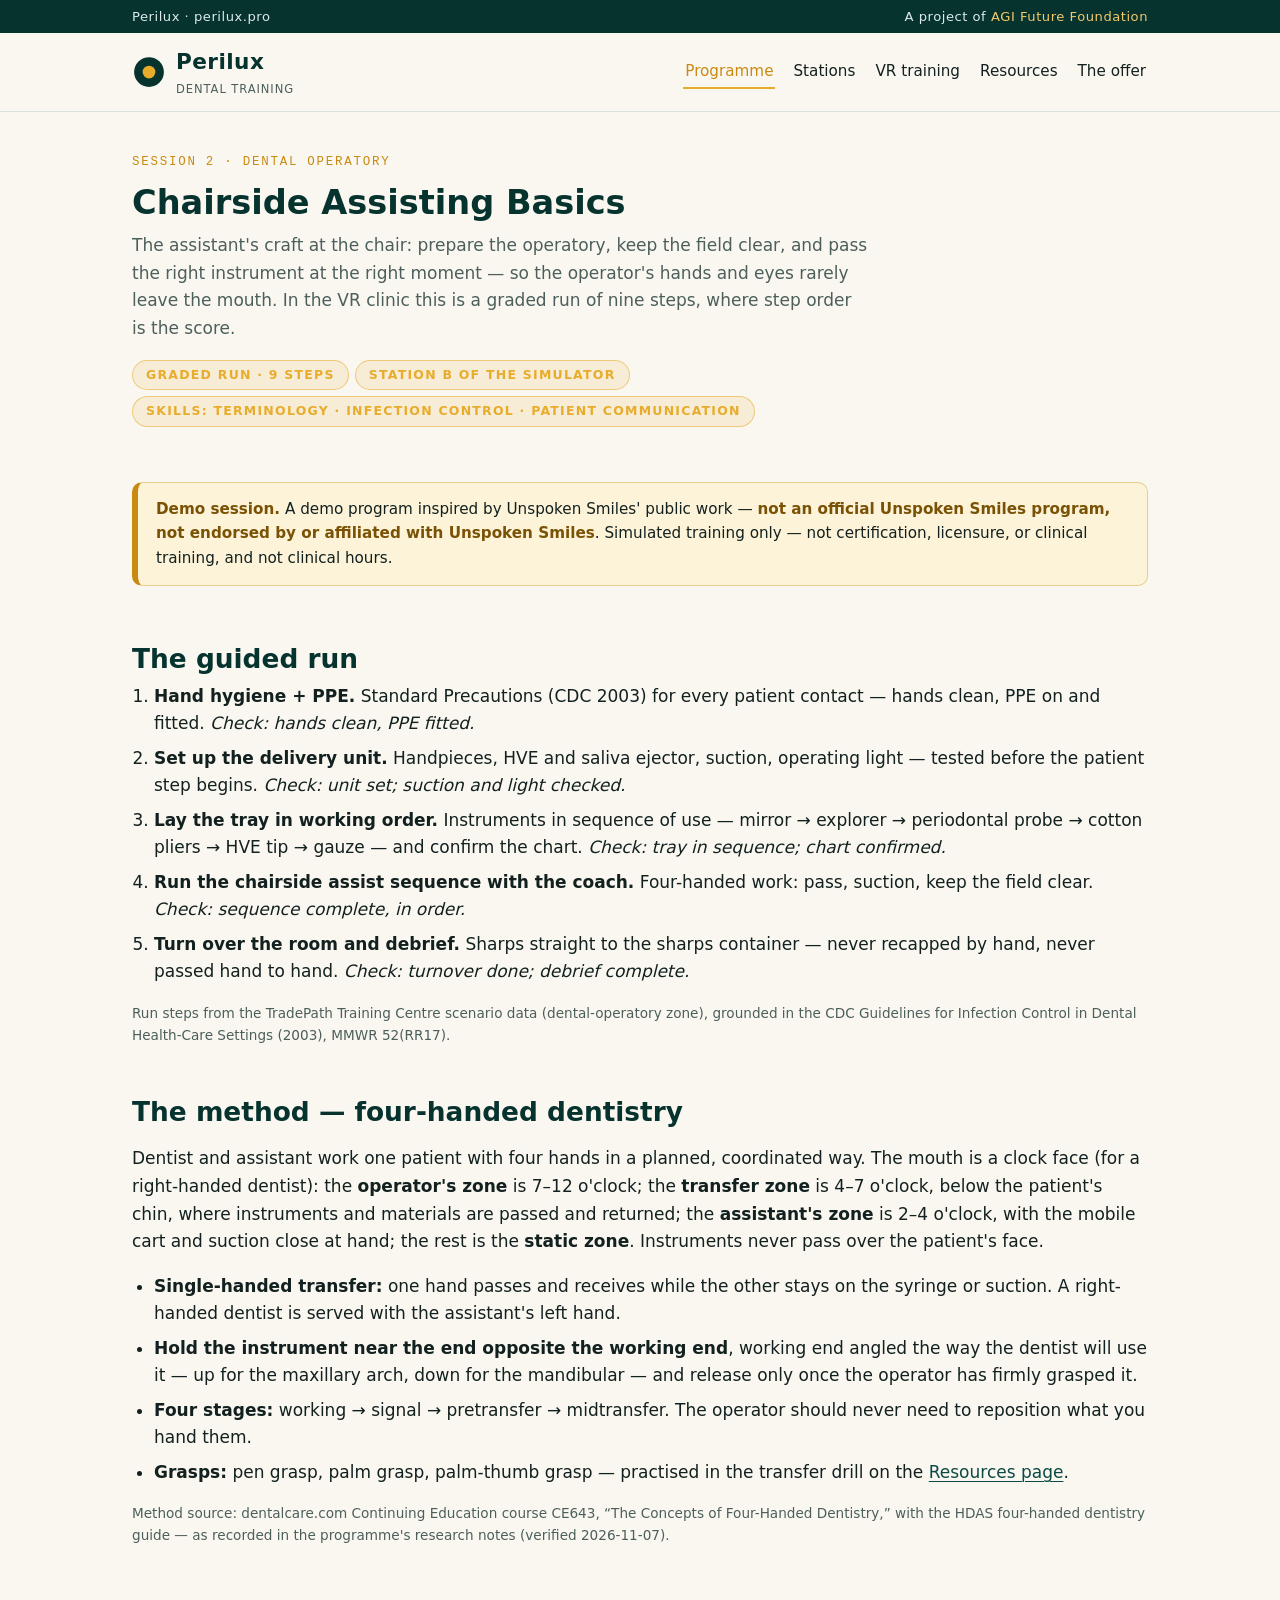
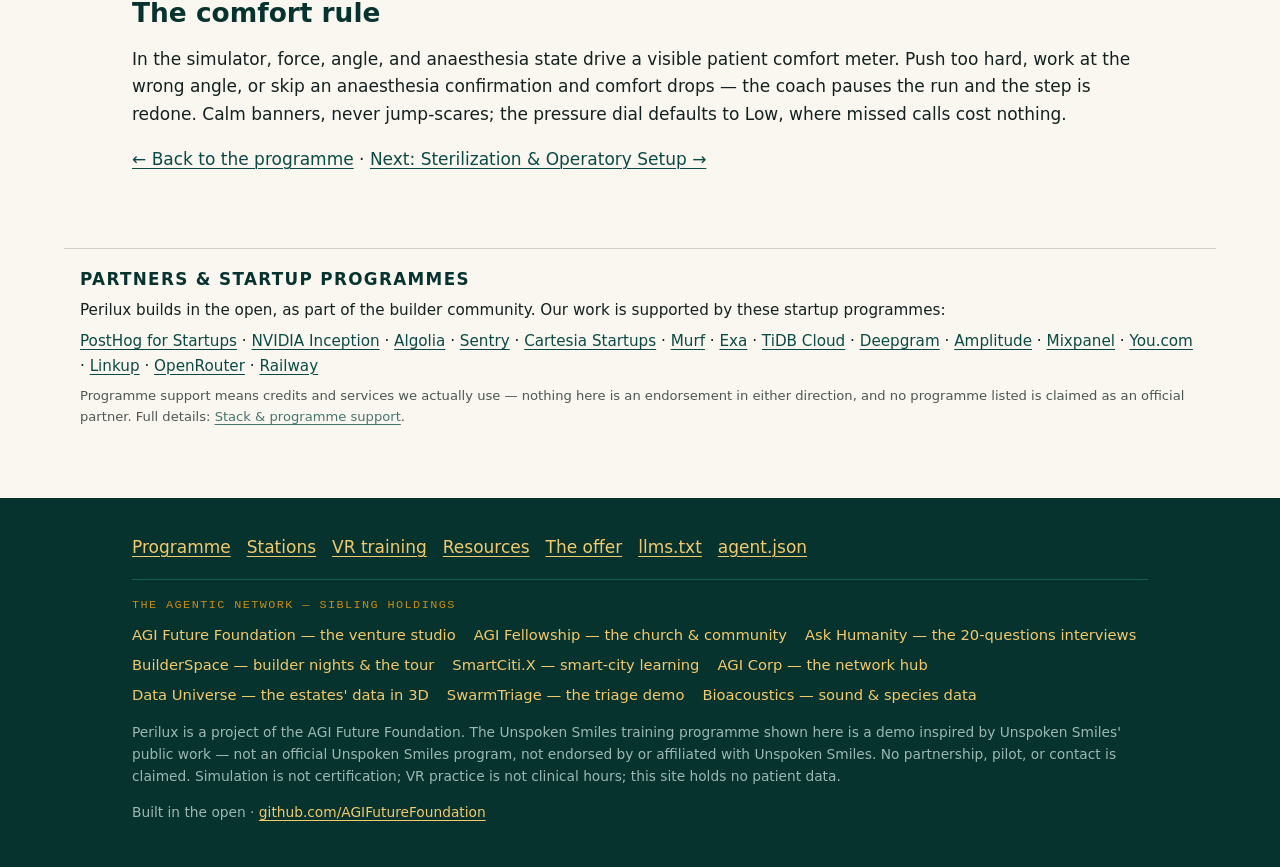
<file: sessions/chairside-assisting.html>
<!doctype html>
<html lang="en">
<head>
<meta charset="utf-8" />
<meta name="viewport" content="width=device-width, initial-scale=1" />
<title>Session 2 · Chairside Assisting Basics — Perilux</title>
<meta name="description" content="Chairside Assisting Basics: set up the delivery unit, lay the tray in working order, run the four-handed assist sequence, turn the room over. Grounded in CDC Standard Precautions and four-handed dentistry. Demo session; simulated training only." />
<link rel="canonical" href="https://perilux.pro/sessions/chairside-assisting.html" />
<meta property="og:type" content="website" />
<meta property="og:site_name" content="Perilux" />
<meta property="og:title" content="Session 2 · Chairside Assisting Basics — Perilux" />
<meta property="og:description" content="Chairside Assisting Basics: set up the delivery unit, lay the tray in working order, run the four-handed assist sequence, turn the room over. Grounded in CDC Standard Precautions and four-handed dentistry. Demo session; simulated training only." />
<meta property="og:url" content="https://perilux.pro/sessions/chairside-assisting.html" />
<meta property="og:image" content="https://perilux.pro/assets/og-card.png" />
<meta name="twitter:card" content="summary_large_image" />
<meta name="twitter:title" content="Session 2 · Chairside Assisting Basics — Perilux" />
<meta name="twitter:description" content="Chairside Assisting Basics: set up the delivery unit, lay the tray in working order, run the four-handed assist sequence, turn the room over. Grounded in CDC Standard Precautions and four-handed dentistry. Demo session; simulated training only." />
<meta name="twitter:image" content="https://perilux.pro/assets/og-card.png" />
<script type="application/ld+json">
{"@context":"https://schema.org","@graph":[
{"@type":"WebPage","url":"https://perilux.pro/sessions/chairside-assisting.html","name":"Session 2 · Chairside Assisting Basics — Perilux","isPartOf":{"@id":"https://perilux.pro/#site"},"publisher":{"@id":"https://perilux.pro/#org"}},
{"@type":"Course","name":"Chairside Assisting Basics","description":"Set up the delivery unit, lay the tray in working order, run the four-handed assist sequence, turn the room over. Demo session; simulated training only.","provider":{"@id":"https://perilux.pro/#org"}}
]}
</script>
<link rel="stylesheet" href="../assets/style.css" />
<link rel="icon" href="data:image/svg+xml,%3Csvg xmlns='http://www.w3.org/2000/svg' viewBox='0 0 32 32'%3E%3Ccircle cx='16' cy='16' r='14' fill='%2307332f'/%3E%3Ccircle cx='16' cy='16' r='6' fill='%23e8ac2c'/%3E%3C/svg%3E" />
<script>
!function(t,e){var o,n,p,r;e.__SV||(window.posthog=e,e._i=[],e.init=function(i,s,a){function g(t,e){var o=e.split(".");2==o.length&&(t=t[o[0]],e=o[1]),t[e]=function(){t.push([e].concat(Array.prototype.slice.call(arguments,0)))}}(p=t.createElement("script")).type="text/javascript",p.crossOrigin="anonymous",p.async=!0,p.src=s.api_host.replace(".i.posthog.com","-assets.i.posthog.com")+"/static/array.js",(r=t.getElementsByTagName("script")[0]).parentNode.insertBefore(p,r);var u=e;for(void 0!==a?u=e[a]=[]:a="posthog",u.people=u.people||[],u.toString=function(t){var e="posthog";return"posthog"!==a&&(e+="."+a),t||(e+=" (stub)"),e},u.people.toString=function(){return u.toString(1)+".people (stub)"},o="init Ie Ts Ms Ee Es Rs capture Ge calculateEventProperties Os register register_once register_for_session unregister unregister_for_session js getFeatureFlag getFeatureFlagPayload isFeatureFlagEnabled reloadFeatureFlags updateEarlyAccessFeatureEnrollment getEarlyAccessFeatures on onFeatureFlags onSessionId getSurveys getActiveMatchingSurveys renderSurvey canRenderSurvey canRenderSurveyIdentified renderSurveyPreview identify setPersonProperties group resetGroups setPersonPropertiesForFlags resetPersonPropertiesForFlags setGroupPropertiesForFlags resetGroupPropertiesForFlags reset get_distinct_id getGroups get_session_id get_session_replay_url alias set_config startSessionRecording stopSessionRecording sessionRecordingStarted captureException loadToolbar get_property getSessionProperty zs As createPersonProfile Is opt_in_capturing opt_out_capturing has_opted_in_capturing has_opted_out_capturing clear_opt_out_capturing Ds getPageviewId captureTraceFeedback captureTraceMetric".split(" "),n=0;n<o.length;n++)g(u,o[n]);e._i.push([i,s,a])},e.__SV=1)}(document,window.posthog||[]);
posthog.init('phc_AfeseXtVkLCtEqQhj8mgTg3uCbFvioCdmTB2E4kZGxE2',{api_host:'https://us.i.posthog.com',defaults:'2025-05-24',autocapture:true,capture_pageview:true,session_recording:{maskAllInputs:true}})
</script>
</head>
<body>
<div class="brandbar"><div class="wrap"><span>Perilux · perilux.pro</span><span>A project of <a href="https://www.agifuturefoundation.org/">AGI Future Foundation</a></span></div></div>
<header class="site"><div class="wrap">
  <a class="logo" href="../index.html" aria-label="Perilux home">
    <svg width="34" height="34" viewBox="0 0 32 32" role="img" aria-label="Perilux mark: a gold point of light in a teal ring"><circle cx="16" cy="16" r="14" fill="#07332f"/><circle cx="16" cy="16" r="6" fill="#e8ac2c"/></svg>
    <span><strong>Perilux</strong><span class="tag">Dental training</span></span>
  </a>
  <nav class="main" aria-label="Main">
    <a href="../programme.html" aria-current="page">Programme</a>
    <a href="../stations.html">Stations</a>
    <a href="../vr-training.html">VR training</a>
    <a href="../resources.html">Resources</a>
    <a href="../offer.html">The offer</a>
  </nav>
</div></header>

<main><div class="wrap">

  <section class="block">
    <p class="eyebrow" style="color:var(--amber)">Session 2 · Dental Operatory</p>
    <h2 style="font-size:2.1rem">Chairside Assisting Basics</h2>
    <p class="sub">The assistant's craft at the chair: prepare the operatory, keep the field
    clear, and pass the right instrument at the right moment — so the operator's hands and eyes
    rarely leave the mouth. In the VR clinic this is a graded run of nine steps, where step
    order is the score.</p>
    <p><span class="pill">Graded run · 9 steps</span><span class="pill">Station B of the simulator</span><span class="pill">Skills: terminology · infection control · patient communication</span></p>
  </section>

  <div class="notice" role="note">
    <p><strong>Demo session.</strong> A demo program inspired by Unspoken Smiles' public work —
    <strong>not an official Unspoken Smiles program, not endorsed by or affiliated with
    Unspoken Smiles</strong>. Simulated training only — not certification, licensure, or
    clinical training, and not clinical hours.</p>
  </div>

  <section class="block">
    <h2>The guided run</h2>
    <ol class="steps">
      <li><strong>Hand hygiene + PPE.</strong> Standard Precautions (CDC 2003) for every patient contact — hands clean, PPE on and fitted. <em>Check: hands clean, PPE fitted.</em></li>
      <li><strong>Set up the delivery unit.</strong> Handpieces, HVE and saliva ejector, suction, operating light — tested before the patient step begins. <em>Check: unit set; suction and light checked.</em></li>
      <li><strong>Lay the tray in working order.</strong> Instruments in sequence of use — mirror → explorer → periodontal probe → cotton pliers → HVE tip → gauze — and confirm the chart. <em>Check: tray in sequence; chart confirmed.</em></li>
      <li><strong>Run the chairside assist sequence with the coach.</strong> Four-handed work: pass, suction, keep the field clear. <em>Check: sequence complete, in order.</em></li>
      <li><strong>Turn over the room and debrief.</strong> Sharps straight to the sharps container — never recapped by hand, never passed hand to hand. <em>Check: turnover done; debrief complete.</em></li>
    </ol>
    <p class="src">Run steps from the TradePath Training Centre scenario data (dental-operatory
    zone), grounded in the CDC Guidelines for Infection Control in Dental Health-Care Settings
    (2003), MMWR 52(RR17).</p>
  </section>

  <section class="block">
    <h2>The method — four-handed dentistry</h2>
    <p>Dentist and assistant work one patient with four hands in a planned, coordinated way.
    The mouth is a clock face (for a right-handed dentist): the <strong>operator's zone</strong>
    is 7–12 o'clock; the <strong>transfer zone</strong> is 4–7 o'clock, below the patient's
    chin, where instruments and materials are passed and returned; the <strong>assistant's
    zone</strong> is 2–4 o'clock, with the mobile cart and suction close at hand; the rest is
    the <strong>static zone</strong>. Instruments never pass over the patient's face.</p>
    <ul class="clean">
      <li><strong>Single-handed transfer:</strong> one hand passes and receives while the other stays on the syringe or suction. A right-handed dentist is served with the assistant's left hand.</li>
      <li><strong>Hold the instrument near the end opposite the working end</strong>, working end angled the way the dentist will use it — up for the maxillary arch, down for the mandibular — and release only once the operator has firmly grasped it.</li>
      <li><strong>Four stages:</strong> working → signal → pretransfer → midtransfer. The operator should never need to reposition what you hand them.</li>
      <li><strong>Grasps:</strong> pen grasp, palm grasp, palm-thumb grasp — practised in the transfer drill on the <a href="../resources.html#methods">Resources page</a>.</li>
    </ul>
    <p class="src">Method source: dentalcare.com Continuing Education course CE643,
    “The Concepts of Four-Handed Dentistry,” with the HDAS four-handed dentistry guide —
    as recorded in the programme's research notes (verified 2026-11-07).</p>
  </section>

  <section class="block">
    <h2>The comfort rule</h2>
    <p>In the simulator, force, angle, and anaesthesia state drive a visible patient comfort
    meter. Push too hard, work at the wrong angle, or skip an anaesthesia confirmation and
    comfort drops — the coach pauses the run and the step is redone. Calm banners, never
    jump-scares; the pressure dial defaults to Low, where missed calls cost nothing.</p>
    <p><a href="../programme.html">← Back to the programme</a> · <a href="sterilization-operatory-setup.html">Next: Sterilization &amp; Operatory Setup →</a></p>
  </section>

</div></main>

<section class="pband" data-pband="1"><style>.pband{border-top:1px solid rgba(128,128,128,.35);margin:2rem auto 0;padding:1.25rem 1rem;max-width:72rem;font-size:.95rem}.pband h2{font-size:1.05rem;text-transform:uppercase;letter-spacing:.08em;margin:0 0 .5rem}.pband p{margin:.4rem 0}.pband .pband-links a{white-space:nowrap}.pband .pband-note{font-size:.82rem;opacity:.75}</style><h2>Partners &amp; startup programmes</h2><p>Perilux builds in the open, as part of the builder community. Our work is supported by these startup programmes:</p><p class="pband-links"><a href="https://posthog.com">PostHog for Startups</a> &middot; <a href="https://www.nvidia.com/en-us/startups/">NVIDIA Inception</a> &middot; <a href="https://www.algolia.com">Algolia</a> &middot; <a href="https://sentry.io">Sentry</a> &middot; <a href="https://cartesia.ai">Cartesia Startups</a> &middot; <a href="https://murf.ai">Murf</a> &middot; <a href="https://exa.ai">Exa</a> &middot; <a href="https://www.pingcap.com">TiDB Cloud</a> &middot; <a href="https://deepgram.com">Deepgram</a> &middot; <a href="https://amplitude.com">Amplitude</a> &middot; <a href="https://mixpanel.com">Mixpanel</a> &middot; <a href="https://you.com">You.com</a> &middot; <a href="https://www.linkup.so">Linkup</a> &middot; <a href="https://openrouter.ai">OpenRouter</a> &middot; <a href="https://railway.com">Railway</a></p><p class="pband-note">Programme support means credits and services we actually use &mdash; nothing here is an endorsement in either direction, and no programme listed is claimed as an official partner. Full details: <a href="/partners.html">Stack &amp; programme support</a>.</p></section>
<footer class="site"><div class="wrap">
  <nav aria-label="Footer">
    <a href="../programme.html">Programme</a><a href="../stations.html">Stations</a>
    <a href="../vr-training.html">VR training</a><a href="../resources.html">Resources</a>
    <a href="../offer.html">The offer</a><a href="../llms.txt">llms.txt</a><a href="../agent.json">agent.json</a>
  </nav>
  <div class="network">
    <p class="nethead">The agentic network — sibling holdings</p>
    <div class="links">
      <a href="https://agifuturefoundation.org">AGI Future Foundation — the venture studio</a>
      <a href="https://agifellowship.church">AGI Fellowship — the church &amp; community</a>
      <a href="https://ask.fellowship.chat">Ask Humanity — the 20-questions interviews</a>
      <a href="https://builderspace.tech">BuilderSpace — builder nights &amp; the tour</a>
      <a href="https://smartciti.space">SmartCiti.X — smart-city learning</a>
      <a href="https://agicorp.network">AGI Corp — the network hub</a>
      <a href="https://graphs.agicorp.network">Data Universe — the estates' data in 3D</a>
      <a href="https://triage.agicorp.network">SwarmTriage — the triage demo</a>
      <a href="https://bioacoustics.cloud">Bioacoustics — sound &amp; species data</a>
    </div>
  </div>
  <p class="fine">Perilux is a project of the AGI Future Foundation. The Unspoken Smiles training
  programme shown here is a demo inspired by Unspoken Smiles' public work — not an official
  Unspoken Smiles program, not endorsed by or affiliated with Unspoken Smiles. No partnership,
  pilot, or contact is claimed. Simulation is not certification; VR practice is not clinical
  hours; this site holds no patient data.</p>
  <p class="fine">Built in the open · <a href="https://github.com/AGIFutureFoundation">github.com/AGIFutureFoundation</a></p>
</div></footer>
</body>
</html>
</file>
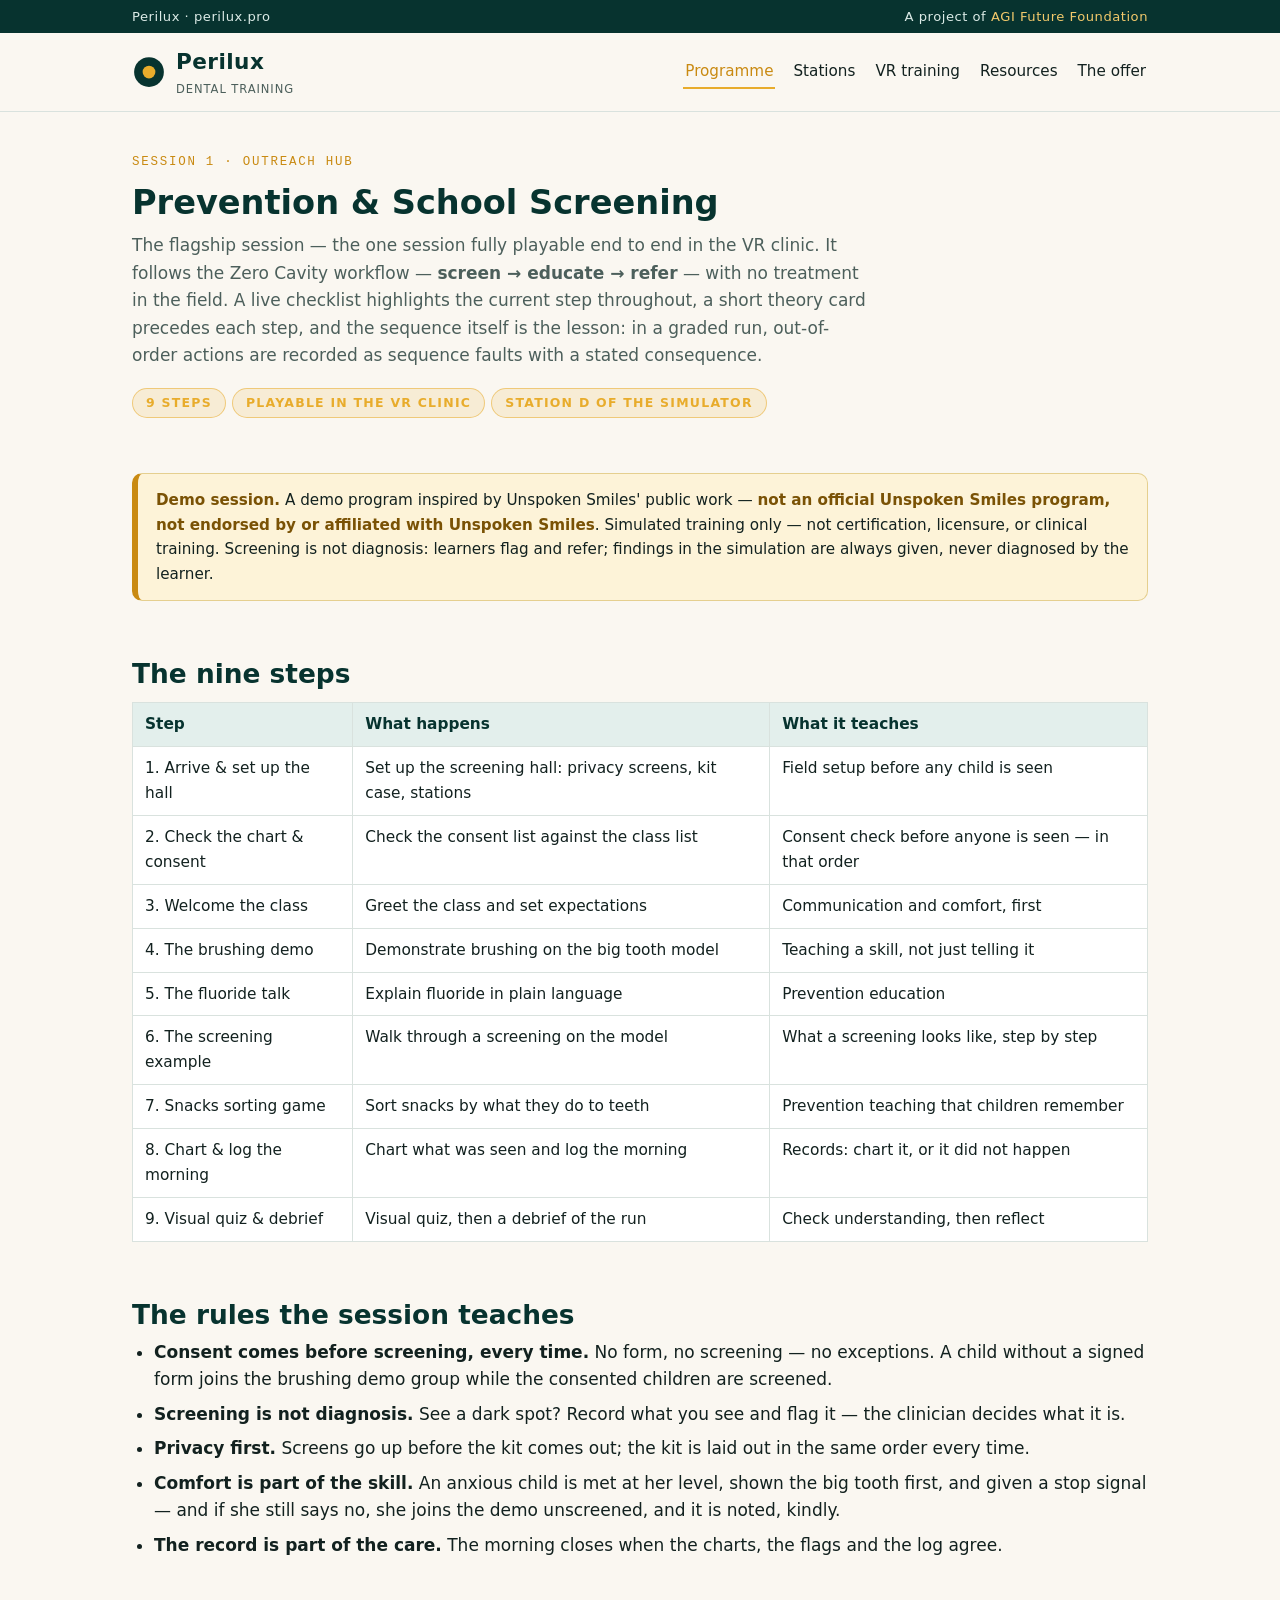
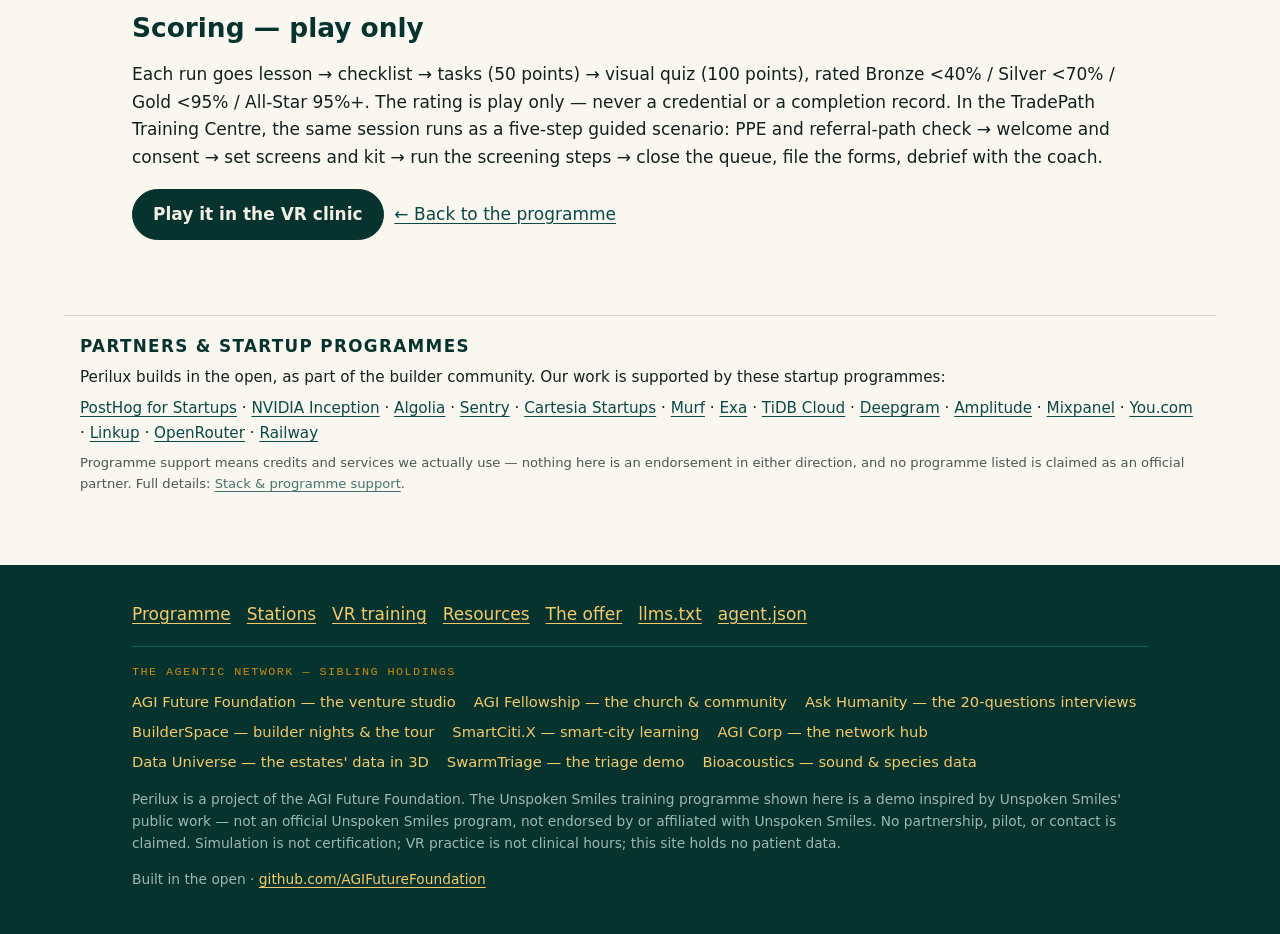
<file: sessions/prevention-school-screening.html>
<!doctype html>
<html lang="en">
<head>
<meta charset="utf-8" />
<meta name="viewport" content="width=device-width, initial-scale=1" />
<title>Session 1 · Prevention &amp; School Screening — Perilux</title>
<meta name="description" content="Prevention & School Screening: the flagship Perilux training session. Nine steps on the Zero Cavity workflow — screen, educate, refer — with consent checked before anyone is seen. Demo session; simulated training only." />
<link rel="canonical" href="https://perilux.pro/sessions/prevention-school-screening.html" />
<meta property="og:type" content="website" />
<meta property="og:site_name" content="Perilux" />
<meta property="og:title" content="Session 1 · Prevention &amp; School Screening — Perilux" />
<meta property="og:description" content="Prevention & School Screening: the flagship Perilux training session. Nine steps on the Zero Cavity workflow — screen, educate, refer — with consent checked before anyone is seen. Demo session; simulated training only." />
<meta property="og:url" content="https://perilux.pro/sessions/prevention-school-screening.html" />
<meta property="og:image" content="https://perilux.pro/assets/og-card.png" />
<meta name="twitter:card" content="summary_large_image" />
<meta name="twitter:title" content="Session 1 · Prevention &amp; School Screening — Perilux" />
<meta name="twitter:description" content="Prevention & School Screening: the flagship Perilux training session. Nine steps on the Zero Cavity workflow — screen, educate, refer — with consent checked before anyone is seen. Demo session; simulated training only." />
<meta name="twitter:image" content="https://perilux.pro/assets/og-card.png" />
<script type="application/ld+json">
{"@context":"https://schema.org","@graph":[
{"@type":"WebPage","url":"https://perilux.pro/sessions/prevention-school-screening.html","name":"Session 1 · Prevention & School Screening — Perilux","isPartOf":{"@id":"https://perilux.pro/#site"},"publisher":{"@id":"https://perilux.pro/#org"}},
{"@type":"Course","name":"Prevention & School Screening","description":"The flagship Perilux training session: nine steps on the screen, educate, refer workflow, with consent checked before anyone is seen. Demo session; simulated training only.","provider":{"@id":"https://perilux.pro/#org"}}
]}
</script>
<link rel="stylesheet" href="../assets/style.css" />
<link rel="icon" href="data:image/svg+xml,%3Csvg xmlns='http://www.w3.org/2000/svg' viewBox='0 0 32 32'%3E%3Ccircle cx='16' cy='16' r='14' fill='%2307332f'/%3E%3Ccircle cx='16' cy='16' r='6' fill='%23e8ac2c'/%3E%3C/svg%3E" />
<script>
!function(t,e){var o,n,p,r;e.__SV||(window.posthog=e,e._i=[],e.init=function(i,s,a){function g(t,e){var o=e.split(".");2==o.length&&(t=t[o[0]],e=o[1]),t[e]=function(){t.push([e].concat(Array.prototype.slice.call(arguments,0)))}}(p=t.createElement("script")).type="text/javascript",p.crossOrigin="anonymous",p.async=!0,p.src=s.api_host.replace(".i.posthog.com","-assets.i.posthog.com")+"/static/array.js",(r=t.getElementsByTagName("script")[0]).parentNode.insertBefore(p,r);var u=e;for(void 0!==a?u=e[a]=[]:a="posthog",u.people=u.people||[],u.toString=function(t){var e="posthog";return"posthog"!==a&&(e+="."+a),t||(e+=" (stub)"),e},u.people.toString=function(){return u.toString(1)+".people (stub)"},o="init Ie Ts Ms Ee Es Rs capture Ge calculateEventProperties Os register register_once register_for_session unregister unregister_for_session js getFeatureFlag getFeatureFlagPayload isFeatureFlagEnabled reloadFeatureFlags updateEarlyAccessFeatureEnrollment getEarlyAccessFeatures on onFeatureFlags onSessionId getSurveys getActiveMatchingSurveys renderSurvey canRenderSurvey canRenderSurveyIdentified renderSurveyPreview identify setPersonProperties group resetGroups setPersonPropertiesForFlags resetPersonPropertiesForFlags setGroupPropertiesForFlags resetGroupPropertiesForFlags reset get_distinct_id getGroups get_session_id get_session_replay_url alias set_config startSessionRecording stopSessionRecording sessionRecordingStarted captureException loadToolbar get_property getSessionProperty zs As createPersonProfile Is opt_in_capturing opt_out_capturing has_opted_in_capturing has_opted_out_capturing clear_opt_out_capturing Ds getPageviewId captureTraceFeedback captureTraceMetric".split(" "),n=0;n<o.length;n++)g(u,o[n]);e._i.push([i,s,a])},e.__SV=1)}(document,window.posthog||[]);
posthog.init('phc_AfeseXtVkLCtEqQhj8mgTg3uCbFvioCdmTB2E4kZGxE2',{api_host:'https://us.i.posthog.com',defaults:'2025-05-24',autocapture:true,capture_pageview:true,session_recording:{maskAllInputs:true}})
</script>
</head>
<body>
<div class="brandbar"><div class="wrap"><span>Perilux · perilux.pro</span><span>A project of <a href="https://www.agifuturefoundation.org/">AGI Future Foundation</a></span></div></div>
<header class="site"><div class="wrap">
  <a class="logo" href="../index.html" aria-label="Perilux home">
    <svg width="34" height="34" viewBox="0 0 32 32" role="img" aria-label="Perilux mark: a gold point of light in a teal ring"><circle cx="16" cy="16" r="14" fill="#07332f"/><circle cx="16" cy="16" r="6" fill="#e8ac2c"/></svg>
    <span><strong>Perilux</strong><span class="tag">Dental training</span></span>
  </a>
  <nav class="main" aria-label="Main">
    <a href="../programme.html" aria-current="page">Programme</a>
    <a href="../stations.html">Stations</a>
    <a href="../vr-training.html">VR training</a>
    <a href="../resources.html">Resources</a>
    <a href="../offer.html">The offer</a>
  </nav>
</div></header>

<main><div class="wrap">

  <section class="block">
    <p class="eyebrow" style="color:var(--amber)">Session 1 · Outreach Hub</p>
    <h2 style="font-size:2.1rem">Prevention &amp; School Screening</h2>
    <p class="sub">The flagship session — the one session fully playable end to end in the VR
    clinic. It follows the Zero Cavity workflow — <strong>screen → educate → refer</strong> —
    with no treatment in the field. A live checklist highlights the current step throughout, a
    short theory card precedes each step, and the sequence itself is the lesson: in a graded
    run, out-of-order actions are recorded as sequence faults with a stated consequence.</p>
    <p><span class="pill">9 steps</span><span class="pill">Playable in the VR clinic</span><span class="pill">Station D of the simulator</span></p>
  </section>

  <div class="notice" role="note">
    <p><strong>Demo session.</strong> A demo program inspired by Unspoken Smiles' public work —
    <strong>not an official Unspoken Smiles program, not endorsed by or affiliated with
    Unspoken Smiles</strong>. Simulated training only — not certification, licensure, or
    clinical training. Screening is not diagnosis: learners flag and refer; findings in the
    simulation are always given, never diagnosed by the learner.</p>
  </div>

  <section class="block">
    <h2>The nine steps</h2>
    <table>
      <thead><tr><th scope="col">Step</th><th scope="col">What happens</th><th scope="col">What it teaches</th></tr></thead>
      <tbody>
        <tr><td>1. Arrive &amp; set up the hall</td><td>Set up the screening hall: privacy screens, kit case, stations</td><td>Field setup before any child is seen</td></tr>
        <tr><td>2. Check the chart &amp; consent</td><td>Check the consent list against the class list</td><td>Consent check before anyone is seen — in that order</td></tr>
        <tr><td>3. Welcome the class</td><td>Greet the class and set expectations</td><td>Communication and comfort, first</td></tr>
        <tr><td>4. The brushing demo</td><td>Demonstrate brushing on the big tooth model</td><td>Teaching a skill, not just telling it</td></tr>
        <tr><td>5. The fluoride talk</td><td>Explain fluoride in plain language</td><td>Prevention education</td></tr>
        <tr><td>6. The screening example</td><td>Walk through a screening on the model</td><td>What a screening looks like, step by step</td></tr>
        <tr><td>7. Snacks sorting game</td><td>Sort snacks by what they do to teeth</td><td>Prevention teaching that children remember</td></tr>
        <tr><td>8. Chart &amp; log the morning</td><td>Chart what was seen and log the morning</td><td>Records: chart it, or it did not happen</td></tr>
        <tr><td>9. Visual quiz &amp; debrief</td><td>Visual quiz, then a debrief of the run</td><td>Check understanding, then reflect</td></tr>
      </tbody>
    </table>
  </section>

  <section class="block">
    <h2>The rules the session teaches</h2>
    <ul class="clean">
      <li><strong>Consent comes before screening, every time.</strong> No form, no screening — no exceptions. A child without a signed form joins the brushing demo group while the consented children are screened.</li>
      <li><strong>Screening is not diagnosis.</strong> See a dark spot? Record what you see and flag it — the clinician decides what it is.</li>
      <li><strong>Privacy first.</strong> Screens go up before the kit comes out; the kit is laid out in the same order every time.</li>
      <li><strong>Comfort is part of the skill.</strong> An anxious child is met at her level, shown the big tooth first, and given a stop signal — and if she still says no, she joins the demo unscreened, and it is noted, kindly.</li>
      <li><strong>The record is part of the care.</strong> The morning closes when the charts, the flags and the log agree.</li>
    </ul>
  </section>

  <section class="block">
    <h2>Scoring — play only</h2>
    <p>Each run goes lesson → checklist → tasks (50 points) → visual quiz (100 points), rated
    Bronze &lt;40% / Silver &lt;70% / Gold &lt;95% / All-Star 95%+. The rating is play only —
    never a credential or a completion record. In the TradePath Training Centre, the same
    session runs as a five-step guided scenario: PPE and referral-path check → welcome and
    consent → set screens and kit → run the screening steps → close the queue, file the forms,
    debrief with the coach.</p>
    <p><a class="btn dark" href="../vr-training.html">Play it in the VR clinic</a>
    &nbsp;<a href="../programme.html">← Back to the programme</a></p>
  </section>

</div></main>

<section class="pband" data-pband="1"><style>.pband{border-top:1px solid rgba(128,128,128,.35);margin:2rem auto 0;padding:1.25rem 1rem;max-width:72rem;font-size:.95rem}.pband h2{font-size:1.05rem;text-transform:uppercase;letter-spacing:.08em;margin:0 0 .5rem}.pband p{margin:.4rem 0}.pband .pband-links a{white-space:nowrap}.pband .pband-note{font-size:.82rem;opacity:.75}</style><h2>Partners &amp; startup programmes</h2><p>Perilux builds in the open, as part of the builder community. Our work is supported by these startup programmes:</p><p class="pband-links"><a href="https://posthog.com">PostHog for Startups</a> &middot; <a href="https://www.nvidia.com/en-us/startups/">NVIDIA Inception</a> &middot; <a href="https://www.algolia.com">Algolia</a> &middot; <a href="https://sentry.io">Sentry</a> &middot; <a href="https://cartesia.ai">Cartesia Startups</a> &middot; <a href="https://murf.ai">Murf</a> &middot; <a href="https://exa.ai">Exa</a> &middot; <a href="https://www.pingcap.com">TiDB Cloud</a> &middot; <a href="https://deepgram.com">Deepgram</a> &middot; <a href="https://amplitude.com">Amplitude</a> &middot; <a href="https://mixpanel.com">Mixpanel</a> &middot; <a href="https://you.com">You.com</a> &middot; <a href="https://www.linkup.so">Linkup</a> &middot; <a href="https://openrouter.ai">OpenRouter</a> &middot; <a href="https://railway.com">Railway</a></p><p class="pband-note">Programme support means credits and services we actually use &mdash; nothing here is an endorsement in either direction, and no programme listed is claimed as an official partner. Full details: <a href="/partners.html">Stack &amp; programme support</a>.</p></section>
<footer class="site"><div class="wrap">
  <nav aria-label="Footer">
    <a href="../programme.html">Programme</a><a href="../stations.html">Stations</a>
    <a href="../vr-training.html">VR training</a><a href="../resources.html">Resources</a>
    <a href="../offer.html">The offer</a><a href="../llms.txt">llms.txt</a><a href="../agent.json">agent.json</a>
  </nav>
  <div class="network">
    <p class="nethead">The agentic network — sibling holdings</p>
    <div class="links">
      <a href="https://agifuturefoundation.org">AGI Future Foundation — the venture studio</a>
      <a href="https://agifellowship.church">AGI Fellowship — the church &amp; community</a>
      <a href="https://ask.fellowship.chat">Ask Humanity — the 20-questions interviews</a>
      <a href="https://builderspace.tech">BuilderSpace — builder nights &amp; the tour</a>
      <a href="https://smartciti.space">SmartCiti.X — smart-city learning</a>
      <a href="https://agicorp.network">AGI Corp — the network hub</a>
      <a href="https://graphs.agicorp.network">Data Universe — the estates' data in 3D</a>
      <a href="https://triage.agicorp.network">SwarmTriage — the triage demo</a>
      <a href="https://bioacoustics.cloud">Bioacoustics — sound &amp; species data</a>
    </div>
  </div>
  <p class="fine">Perilux is a project of the AGI Future Foundation. The Unspoken Smiles training
  programme shown here is a demo inspired by Unspoken Smiles' public work — not an official
  Unspoken Smiles program, not endorsed by or affiliated with Unspoken Smiles. No partnership,
  pilot, or contact is claimed. Simulation is not certification; VR practice is not clinical
  hours; this site holds no patient data.</p>
  <p class="fine">Built in the open · <a href="https://github.com/AGIFutureFoundation">github.com/AGIFutureFoundation</a></p>
</div></footer>
</body>
</html>
</file>
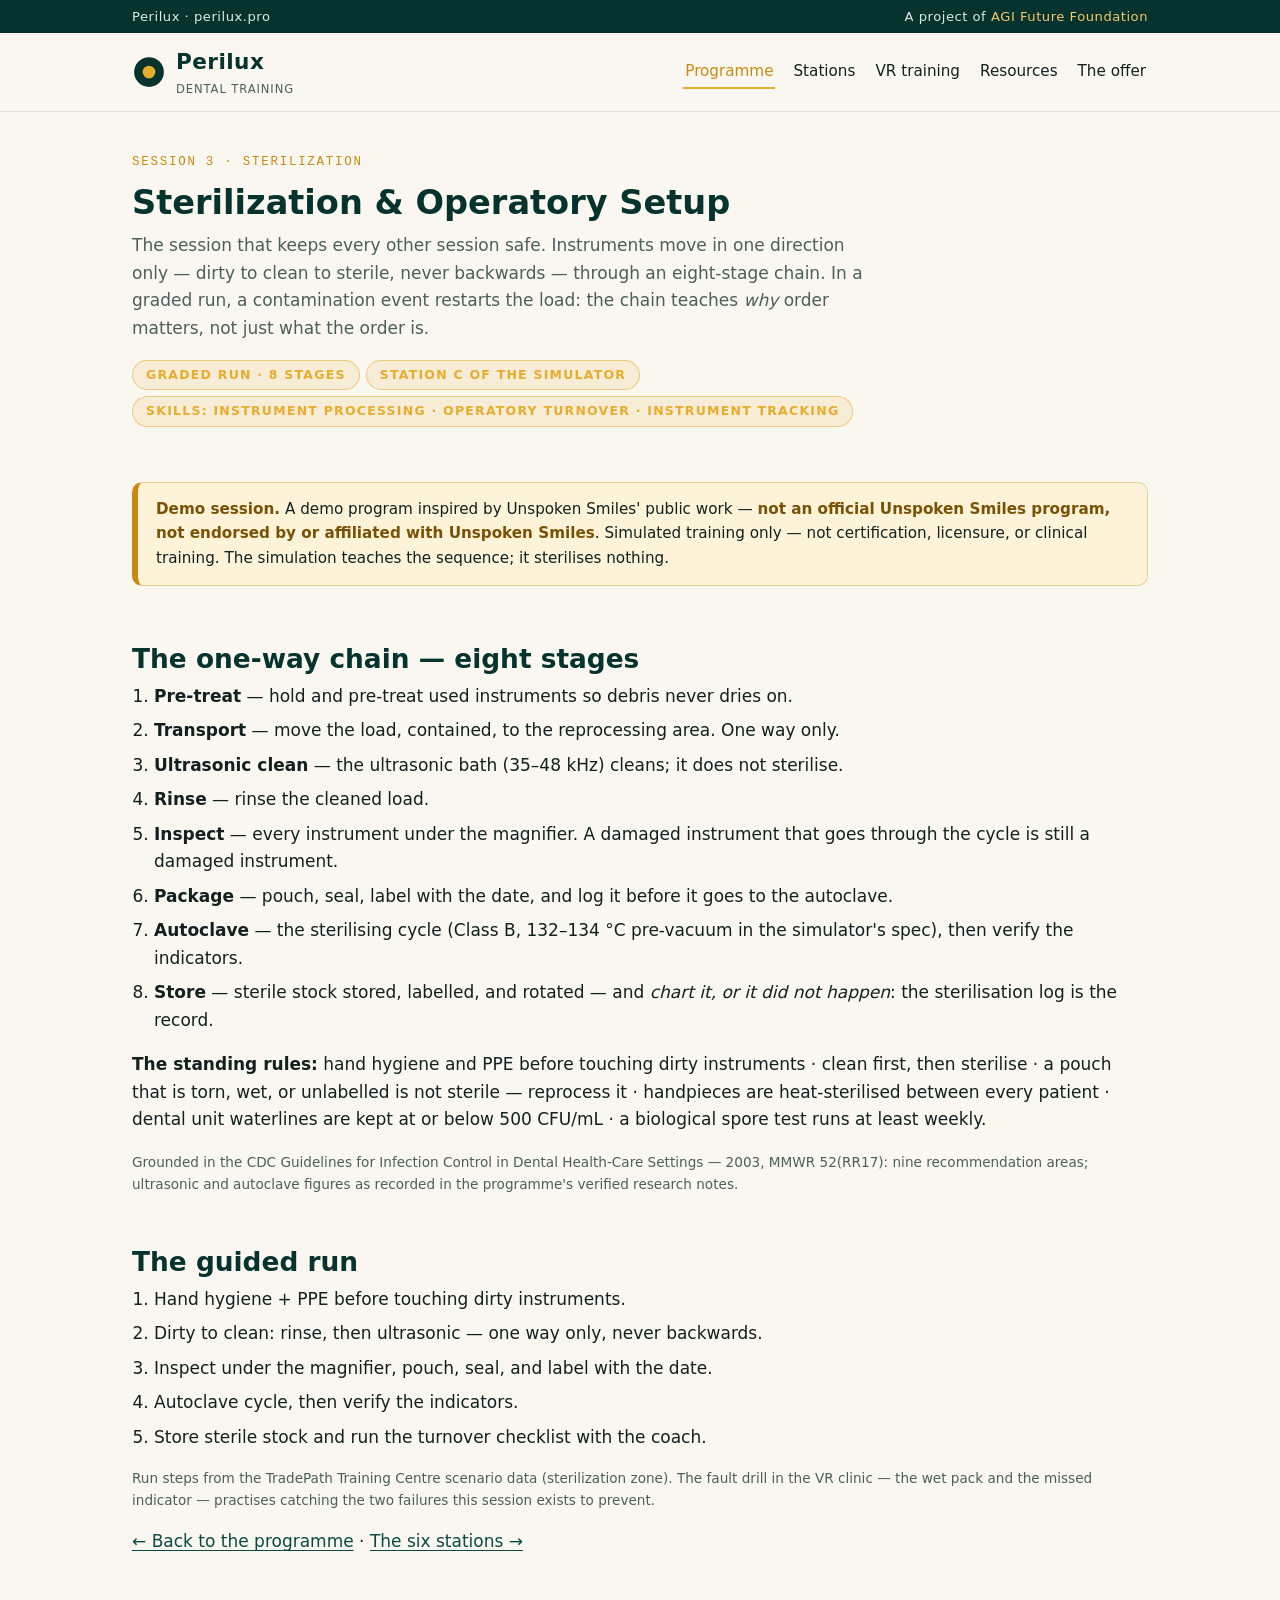
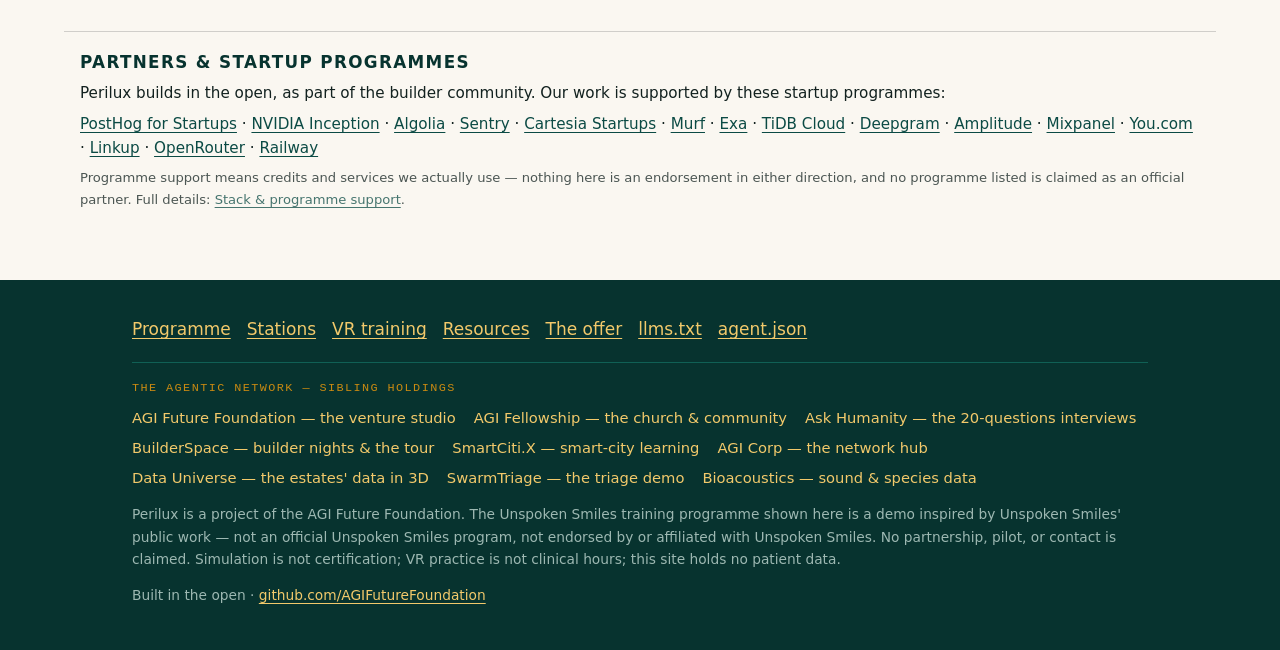
<file: sessions/sterilization-operatory-setup.html>
<!doctype html>
<html lang="en">
<head>
<meta charset="utf-8" />
<meta name="viewport" content="width=device-width, initial-scale=1" />
<title>Session 3 · Sterilization &amp; Operatory Setup — Perilux</title>
<meta name="description" content="Sterilization & Operatory Setup: the one-way, eight-stage sterilisation chain — pre-treat, transport, ultrasonic clean, rinse, inspect, package, autoclave, store — grounded in the CDC 2003 dental infection-control guidelines. Demo session; simulated training only." />
<link rel="canonical" href="https://perilux.pro/sessions/sterilization-operatory-setup.html" />
<meta property="og:type" content="website" />
<meta property="og:site_name" content="Perilux" />
<meta property="og:title" content="Session 3 · Sterilization &amp; Operatory Setup — Perilux" />
<meta property="og:description" content="Sterilization & Operatory Setup: the one-way, eight-stage sterilisation chain — pre-treat, transport, ultrasonic clean, rinse, inspect, package, autoclave, store — grounded in the CDC 2003 dental infection-control guidelines. Demo session; simulated training only." />
<meta property="og:url" content="https://perilux.pro/sessions/sterilization-operatory-setup.html" />
<meta property="og:image" content="https://perilux.pro/assets/og-card.png" />
<meta name="twitter:card" content="summary_large_image" />
<meta name="twitter:title" content="Session 3 · Sterilization &amp; Operatory Setup — Perilux" />
<meta name="twitter:description" content="Sterilization & Operatory Setup: the one-way, eight-stage sterilisation chain — pre-treat, transport, ultrasonic clean, rinse, inspect, package, autoclave, store — grounded in the CDC 2003 dental infection-control guidelines. Demo session; simulated training only." />
<meta name="twitter:image" content="https://perilux.pro/assets/og-card.png" />
<script type="application/ld+json">
{"@context":"https://schema.org","@graph":[
{"@type":"WebPage","url":"https://perilux.pro/sessions/sterilization-operatory-setup.html","name":"Session 3 · Sterilization & Operatory Setup — Perilux","isPartOf":{"@id":"https://perilux.pro/#site"},"publisher":{"@id":"https://perilux.pro/#org"}},
{"@type":"Course","name":"Sterilization & Operatory Setup","description":"The one-way, eight-stage sterilisation chain — pre-treat, transport, ultrasonic clean, rinse, inspect, package, autoclave, store — grounded in the CDC 2003 dental infection-control guidelines. Demo session; simulated training only.","provider":{"@id":"https://perilux.pro/#org"}}
]}
</script>
<link rel="stylesheet" href="../assets/style.css" />
<link rel="icon" href="data:image/svg+xml,%3Csvg xmlns='http://www.w3.org/2000/svg' viewBox='0 0 32 32'%3E%3Ccircle cx='16' cy='16' r='14' fill='%2307332f'/%3E%3Ccircle cx='16' cy='16' r='6' fill='%23e8ac2c'/%3E%3C/svg%3E" />
<script>
!function(t,e){var o,n,p,r;e.__SV||(window.posthog=e,e._i=[],e.init=function(i,s,a){function g(t,e){var o=e.split(".");2==o.length&&(t=t[o[0]],e=o[1]),t[e]=function(){t.push([e].concat(Array.prototype.slice.call(arguments,0)))}}(p=t.createElement("script")).type="text/javascript",p.crossOrigin="anonymous",p.async=!0,p.src=s.api_host.replace(".i.posthog.com","-assets.i.posthog.com")+"/static/array.js",(r=t.getElementsByTagName("script")[0]).parentNode.insertBefore(p,r);var u=e;for(void 0!==a?u=e[a]=[]:a="posthog",u.people=u.people||[],u.toString=function(t){var e="posthog";return"posthog"!==a&&(e+="."+a),t||(e+=" (stub)"),e},u.people.toString=function(){return u.toString(1)+".people (stub)"},o="init Ie Ts Ms Ee Es Rs capture Ge calculateEventProperties Os register register_once register_for_session unregister unregister_for_session js getFeatureFlag getFeatureFlagPayload isFeatureFlagEnabled reloadFeatureFlags updateEarlyAccessFeatureEnrollment getEarlyAccessFeatures on onFeatureFlags onSessionId getSurveys getActiveMatchingSurveys renderSurvey canRenderSurvey canRenderSurveyIdentified renderSurveyPreview identify setPersonProperties group resetGroups setPersonPropertiesForFlags resetPersonPropertiesForFlags setGroupPropertiesForFlags resetGroupPropertiesForFlags reset get_distinct_id getGroups get_session_id get_session_replay_url alias set_config startSessionRecording stopSessionRecording sessionRecordingStarted captureException loadToolbar get_property getSessionProperty zs As createPersonProfile Is opt_in_capturing opt_out_capturing has_opted_in_capturing has_opted_out_capturing clear_opt_out_capturing Ds getPageviewId captureTraceFeedback captureTraceMetric".split(" "),n=0;n<o.length;n++)g(u,o[n]);e._i.push([i,s,a])},e.__SV=1)}(document,window.posthog||[]);
posthog.init('phc_AfeseXtVkLCtEqQhj8mgTg3uCbFvioCdmTB2E4kZGxE2',{api_host:'https://us.i.posthog.com',defaults:'2025-05-24',autocapture:true,capture_pageview:true,session_recording:{maskAllInputs:true}})
</script>
</head>
<body>
<div class="brandbar"><div class="wrap"><span>Perilux · perilux.pro</span><span>A project of <a href="https://www.agifuturefoundation.org/">AGI Future Foundation</a></span></div></div>
<header class="site"><div class="wrap">
  <a class="logo" href="../index.html" aria-label="Perilux home">
    <svg width="34" height="34" viewBox="0 0 32 32" role="img" aria-label="Perilux mark: a gold point of light in a teal ring"><circle cx="16" cy="16" r="14" fill="#07332f"/><circle cx="16" cy="16" r="6" fill="#e8ac2c"/></svg>
    <span><strong>Perilux</strong><span class="tag">Dental training</span></span>
  </a>
  <nav class="main" aria-label="Main">
    <a href="../programme.html" aria-current="page">Programme</a>
    <a href="../stations.html">Stations</a>
    <a href="../vr-training.html">VR training</a>
    <a href="../resources.html">Resources</a>
    <a href="../offer.html">The offer</a>
  </nav>
</div></header>

<main><div class="wrap">

  <section class="block">
    <p class="eyebrow" style="color:var(--amber)">Session 3 · Sterilization</p>
    <h2 style="font-size:2.1rem">Sterilization &amp; Operatory Setup</h2>
    <p class="sub">The session that keeps every other session safe. Instruments move in one
    direction only — dirty to clean to sterile, never backwards — through an eight-stage chain.
    In a graded run, a contamination event restarts the load: the chain teaches <em>why</em>
    order matters, not just what the order is.</p>
    <p><span class="pill">Graded run · 8 stages</span><span class="pill">Station C of the simulator</span><span class="pill">Skills: instrument processing · operatory turnover · instrument tracking</span></p>
  </section>

  <div class="notice" role="note">
    <p><strong>Demo session.</strong> A demo program inspired by Unspoken Smiles' public work —
    <strong>not an official Unspoken Smiles program, not endorsed by or affiliated with
    Unspoken Smiles</strong>. Simulated training only — not certification, licensure, or
    clinical training. The simulation teaches the sequence; it sterilises nothing.</p>
  </div>

  <section class="block">
    <h2>The one-way chain — eight stages</h2>
    <ol class="steps">
      <li><strong>Pre-treat</strong> — hold and pre-treat used instruments so debris never dries on.</li>
      <li><strong>Transport</strong> — move the load, contained, to the reprocessing area. One way only.</li>
      <li><strong>Ultrasonic clean</strong> — the ultrasonic bath (35–48 kHz) cleans; it does not sterilise.</li>
      <li><strong>Rinse</strong> — rinse the cleaned load.</li>
      <li><strong>Inspect</strong> — every instrument under the magnifier. A damaged instrument that goes through the cycle is still a damaged instrument.</li>
      <li><strong>Package</strong> — pouch, seal, label with the date, and log it before it goes to the autoclave.</li>
      <li><strong>Autoclave</strong> — the sterilising cycle (Class B, 132–134&nbsp;°C pre-vacuum in the simulator's spec), then verify the indicators.</li>
      <li><strong>Store</strong> — sterile stock stored, labelled, and rotated — and <em>chart it, or it did not happen</em>: the sterilisation log is the record.</li>
    </ol>
    <p><strong>The standing rules:</strong> hand hygiene and PPE before touching dirty
    instruments · clean first, then sterilise · a pouch that is torn, wet, or unlabelled is not
    sterile — reprocess it · handpieces are heat-sterilised between every patient · dental unit
    waterlines are kept at or below 500 CFU/mL · a biological spore test runs at least weekly.</p>
    <p class="src">Grounded in the CDC Guidelines for Infection Control in Dental Health-Care
    Settings — 2003, MMWR 52(RR17): nine recommendation areas; ultrasonic and autoclave figures
    as recorded in the programme's verified research notes.</p>
  </section>

  <section class="block">
    <h2>The guided run</h2>
    <ol class="steps">
      <li>Hand hygiene + PPE before touching dirty instruments.</li>
      <li>Dirty to clean: rinse, then ultrasonic — one way only, never backwards.</li>
      <li>Inspect under the magnifier, pouch, seal, and label with the date.</li>
      <li>Autoclave cycle, then verify the indicators.</li>
      <li>Store sterile stock and run the turnover checklist with the coach.</li>
    </ol>
    <p class="src">Run steps from the TradePath Training Centre scenario data (sterilization
    zone). The fault drill in the VR clinic — the wet pack and the missed indicator — practises
    catching the two failures this session exists to prevent.</p>
    <p><a href="../programme.html">← Back to the programme</a> · <a href="../stations.html">The six stations →</a></p>
  </section>

</div></main>

<section class="pband" data-pband="1"><style>.pband{border-top:1px solid rgba(128,128,128,.35);margin:2rem auto 0;padding:1.25rem 1rem;max-width:72rem;font-size:.95rem}.pband h2{font-size:1.05rem;text-transform:uppercase;letter-spacing:.08em;margin:0 0 .5rem}.pband p{margin:.4rem 0}.pband .pband-links a{white-space:nowrap}.pband .pband-note{font-size:.82rem;opacity:.75}</style><h2>Partners &amp; startup programmes</h2><p>Perilux builds in the open, as part of the builder community. Our work is supported by these startup programmes:</p><p class="pband-links"><a href="https://posthog.com">PostHog for Startups</a> &middot; <a href="https://www.nvidia.com/en-us/startups/">NVIDIA Inception</a> &middot; <a href="https://www.algolia.com">Algolia</a> &middot; <a href="https://sentry.io">Sentry</a> &middot; <a href="https://cartesia.ai">Cartesia Startups</a> &middot; <a href="https://murf.ai">Murf</a> &middot; <a href="https://exa.ai">Exa</a> &middot; <a href="https://www.pingcap.com">TiDB Cloud</a> &middot; <a href="https://deepgram.com">Deepgram</a> &middot; <a href="https://amplitude.com">Amplitude</a> &middot; <a href="https://mixpanel.com">Mixpanel</a> &middot; <a href="https://you.com">You.com</a> &middot; <a href="https://www.linkup.so">Linkup</a> &middot; <a href="https://openrouter.ai">OpenRouter</a> &middot; <a href="https://railway.com">Railway</a></p><p class="pband-note">Programme support means credits and services we actually use &mdash; nothing here is an endorsement in either direction, and no programme listed is claimed as an official partner. Full details: <a href="/partners.html">Stack &amp; programme support</a>.</p></section>
<footer class="site"><div class="wrap">
  <nav aria-label="Footer">
    <a href="../programme.html">Programme</a><a href="../stations.html">Stations</a>
    <a href="../vr-training.html">VR training</a><a href="../resources.html">Resources</a>
    <a href="../offer.html">The offer</a><a href="../llms.txt">llms.txt</a><a href="../agent.json">agent.json</a>
  </nav>
  <div class="network">
    <p class="nethead">The agentic network — sibling holdings</p>
    <div class="links">
      <a href="https://agifuturefoundation.org">AGI Future Foundation — the venture studio</a>
      <a href="https://agifellowship.church">AGI Fellowship — the church &amp; community</a>
      <a href="https://ask.fellowship.chat">Ask Humanity — the 20-questions interviews</a>
      <a href="https://builderspace.tech">BuilderSpace — builder nights &amp; the tour</a>
      <a href="https://smartciti.space">SmartCiti.X — smart-city learning</a>
      <a href="https://agicorp.network">AGI Corp — the network hub</a>
      <a href="https://graphs.agicorp.network">Data Universe — the estates' data in 3D</a>
      <a href="https://triage.agicorp.network">SwarmTriage — the triage demo</a>
      <a href="https://bioacoustics.cloud">Bioacoustics — sound &amp; species data</a>
    </div>
  </div>
  <p class="fine">Perilux is a project of the AGI Future Foundation. The Unspoken Smiles training
  programme shown here is a demo inspired by Unspoken Smiles' public work — not an official
  Unspoken Smiles program, not endorsed by or affiliated with Unspoken Smiles. No partnership,
  pilot, or contact is claimed. Simulation is not certification; VR practice is not clinical
  hours; this site holds no patient data.</p>
  <p class="fine">Built in the open · <a href="https://github.com/AGIFutureFoundation">github.com/AGIFutureFoundation</a></p>
</div></footer>
</body>
</html>
</file>
<file: assets/style.css>
/* Perilux — perilux.pro. Own brand: deep teal + luminous amber on cream.
   No Unspoken Smiles branding is used anywhere on this site. */
:root{
  --ink:#12211f;
  --teal:#07332f;
  --teal-2:#0b4a44;
  --teal-soft:#e3efec;
  --amber:#c98a12;
  --amber-bright:#e8ac2c;
  --cream:#faf7f1;
  --card:#ffffff;
  --line:#d9e2de;
  --muted:#4c5f5b;
  --radius:14px;
}
*{box-sizing:border-box}
html{scroll-behavior:smooth}
body{
  margin:0;background:var(--cream);color:var(--ink);
  font-family:"Avenir Next","Segoe UI",system-ui,-apple-system,Helvetica,Arial,sans-serif;
  line-height:1.62;font-size:17px;
}
a{color:var(--teal-2);text-decoration-thickness:1px;text-underline-offset:3px}
a:hover{color:var(--amber)}
.wrap{max-width:1060px;margin:0 auto;padding:0 22px}

/* Header */
.brandbar{background:var(--teal);color:#dcebe7;font-size:.82rem;letter-spacing:.04em}
.brandbar .wrap{display:flex;justify-content:space-between;gap:12px;padding-top:6px;padding-bottom:6px}
.brandbar a{color:#f2c96b;text-decoration:none}
header.site{background:var(--cream);border-bottom:1px solid var(--line);position:sticky;top:0;z-index:10}
header.site .wrap{display:flex;align-items:center;justify-content:space-between;gap:18px;padding-top:12px;padding-bottom:12px}
.logo{display:flex;align-items:center;gap:10px;text-decoration:none;color:var(--teal)}
.logo strong{font-size:1.35rem;letter-spacing:.02em}
.logo .tag{display:block;font-size:.72rem;color:var(--muted);letter-spacing:.08em;text-transform:uppercase}
nav.main{display:flex;flex-wrap:wrap;gap:4px 16px;font-size:.95rem}
nav.main a{text-decoration:none;color:var(--ink);padding:4px 2px}
nav.main a:hover,nav.main a[aria-current="page"]{color:var(--amber);border-bottom:2px solid var(--amber-bright)}

/* Hero */
.hero{background:linear-gradient(160deg,var(--teal) 0%,var(--teal-2) 62%,#106055 100%);color:#f4efe4}
.hero .wrap{padding-top:56px;padding-bottom:52px}
.eyebrow{letter-spacing:.14em;text-transform:uppercase;font-size:.78rem;color:var(--amber-bright);margin:0 0 10px}
.hero h1{font-size:2.6rem;line-height:1.12;margin:0 0 14px;font-weight:700}
.hero p.lede{font-size:1.18rem;max-width:44rem;margin:0 0 22px;color:#e9e2d2}
.btnrow{display:flex;flex-wrap:wrap;gap:12px}
.btn{display:inline-block;background:var(--amber-bright);color:#23180a;font-weight:600;
  padding:11px 20px;border-radius:999px;text-decoration:none;border:1px solid var(--amber-bright)}
.btn:hover{background:#f2bc45;color:#23180a}
.btn.ghost{background:transparent;color:#f4efe4;border-color:#9db8b2}
.btn.ghost:hover{border-color:var(--amber-bright);color:var(--amber-bright)}
.btn.dark{background:var(--teal);color:#f4efe4;border-color:var(--teal)}
.btn.dark:hover{background:var(--teal-2);color:#fff}

/* Demo notice — the standing framing label */
.notice{background:#fdf3d8;border:1px solid #e5cf8f;border-left:6px solid var(--amber);
  border-radius:10px;padding:14px 18px;margin:26px 0;font-size:.95rem}
.notice strong{color:#7a5205}
.notice p{margin:0}

/* Sections & cards */
main .wrap{padding-top:10px;padding-bottom:20px}
section.block{padding:30px 0 6px}
h2{font-size:1.65rem;color:var(--teal);margin:0 0 8px;line-height:1.25}
h3{font-size:1.16rem;color:var(--teal);margin:0 0 6px}
.sub{color:var(--muted);max-width:46rem;margin:0 0 18px}
.grid{display:grid;grid-template-columns:repeat(auto-fit,minmax(280px,1fr));gap:18px;margin:14px 0 8px}
.card{background:var(--card);border:1px solid var(--line);border-radius:var(--radius);
  padding:20px 20px 16px;box-shadow:0 1px 3px rgba(7,51,47,.06)}
.card p{margin:0 0 10px}
.card .kicker{font-size:.74rem;letter-spacing:.12em;text-transform:uppercase;color:var(--amber);font-weight:700;margin:0 0 6px}
.card a.more{font-weight:600}
table{border-collapse:collapse;width:100%;margin:12px 0 20px;background:var(--card)}
th,td{border:1px solid var(--line);padding:9px 12px;text-align:left;vertical-align:top;font-size:.96rem}
th{background:var(--teal-soft);color:var(--teal)}
ol.steps,ul.clean{margin:8px 0 16px;padding-left:22px}
ol.steps li,ul.clean li{margin-bottom:7px}
.src{font-size:.85rem;color:var(--muted)}
.pill{display:inline-block;background:var(--teal-soft);color:var(--teal);border-radius:999px;
  padding:2px 11px;font-size:.8rem;font-weight:600;margin:0 6px 6px 0}
.station{display:flex;gap:16px;background:var(--card);border:1px solid var(--line);
  border-radius:var(--radius);padding:18px 20px;margin:0 0 14px}
.station .letter{flex:0 0 52px;height:52px;border-radius:50%;background:var(--teal);color:var(--amber-bright);
  display:flex;align-items:center;justify-content:center;font-size:1.5rem;font-weight:700}
.station h3{margin-top:2px}
figure{margin:18px 0}
figure svg{width:100%;height:auto;border-radius:var(--radius);border:1px solid var(--line)}
figcaption{font-size:.85rem;color:var(--muted);margin-top:6px}
.two{display:grid;grid-template-columns:1fr 1fr;gap:18px}
@media (max-width:760px){.two{grid-template-columns:1fr}.hero h1{font-size:2rem}}

/* Footer */
footer.site{background:var(--teal);color:#cfdfda;margin-top:44px}
footer.site .wrap{padding-top:28px;padding-bottom:30px}
footer.site a{color:#f2c96b}
footer.site .fine{font-size:.86rem;color:#9db8b2}
footer.site nav{display:flex;flex-wrap:wrap;gap:4px 16px;margin:8px 0 14px}

/* ——— 2026-11-15 design pass ———
   Structural patterns adopted from the UnspokenSmiled-VR reference layout
   (demo strip + two-column hero with pill tag, stat chips and a captioned
   concept panel; mono label type; stacked sections; dark-scheme token flip).
   Patterns only: every colour, word and mark here remains Perilux's own. */
.eyebrow,.kicker,.nethead{font-family:ui-monospace,"SF Mono","Cascadia Mono",Menlo,Consolas,monospace}
.pill{display:inline-block;background:rgba(232,172,44,.14);color:var(--amber-bright);
  border:1px solid rgba(232,172,44,.55);border-radius:999px;padding:4px 13px;
  font-size:.78rem;letter-spacing:.1em;text-transform:uppercase;font-weight:600}
.hero-grid{display:grid;grid-template-columns:1.05fr .95fr;gap:34px;align-items:center}
.chips{display:flex;flex-wrap:wrap;gap:8px;margin:20px 0 4px}
.chip{border:1px solid #9db8b2;color:#f4efe4;border-radius:999px;padding:5px 13px;font-size:.86rem}
.chip strong{color:var(--amber-bright);font-weight:700}
.hero-visual{margin:0}
.hero-visual .panel{background:#0b4a44;border:1px solid #106055;border-radius:var(--radius);padding:18px}
.hero-visual .panel svg{width:100%;height:auto;display:block}
.hero-visual figcaption{color:#9db8b2;font-size:.85rem;margin-top:8px}
@media (max-width:860px){.hero-grid{grid-template-columns:1fr}}

/* Footer network mesh — works on the dark site footer and on light in-main footers */
.network{border-top:1px solid var(--line);margin-top:18px;padding-top:16px}
footer.site .network{border-top-color:#106055}
.nethead{font-size:.74rem;letter-spacing:.12em;text-transform:uppercase;color:var(--amber);margin:0 0 8px}
.network .links{display:flex;flex-wrap:wrap;gap:6px 18px;font-size:.92rem}
.network a{text-decoration:none}
.network a:hover{text-decoration:underline}

/* Dark scheme — full token flip, the reference layout's pattern */
@media (prefers-color-scheme: dark){
  body{background:#0d1f1c;color:#e9e6da}
  a{color:#8fd0c4}
  header.site{background:#0d1f1c;border-bottom-color:#23423d}
  nav.main a{color:#e9e6da}
  .logo{color:#f4efe4}
  h2,h3{color:#8fd0c4}
  .card,.station,table{background:#122b27;border-color:#23423d}
  th{background:#0b4a44;color:#f4efe4}
  th,td{border-color:#23423d}
  .sub,.src{color:#a9bcb6}
  .notice{background:#2b2410;border-color:#6b5518}
}
</file>
